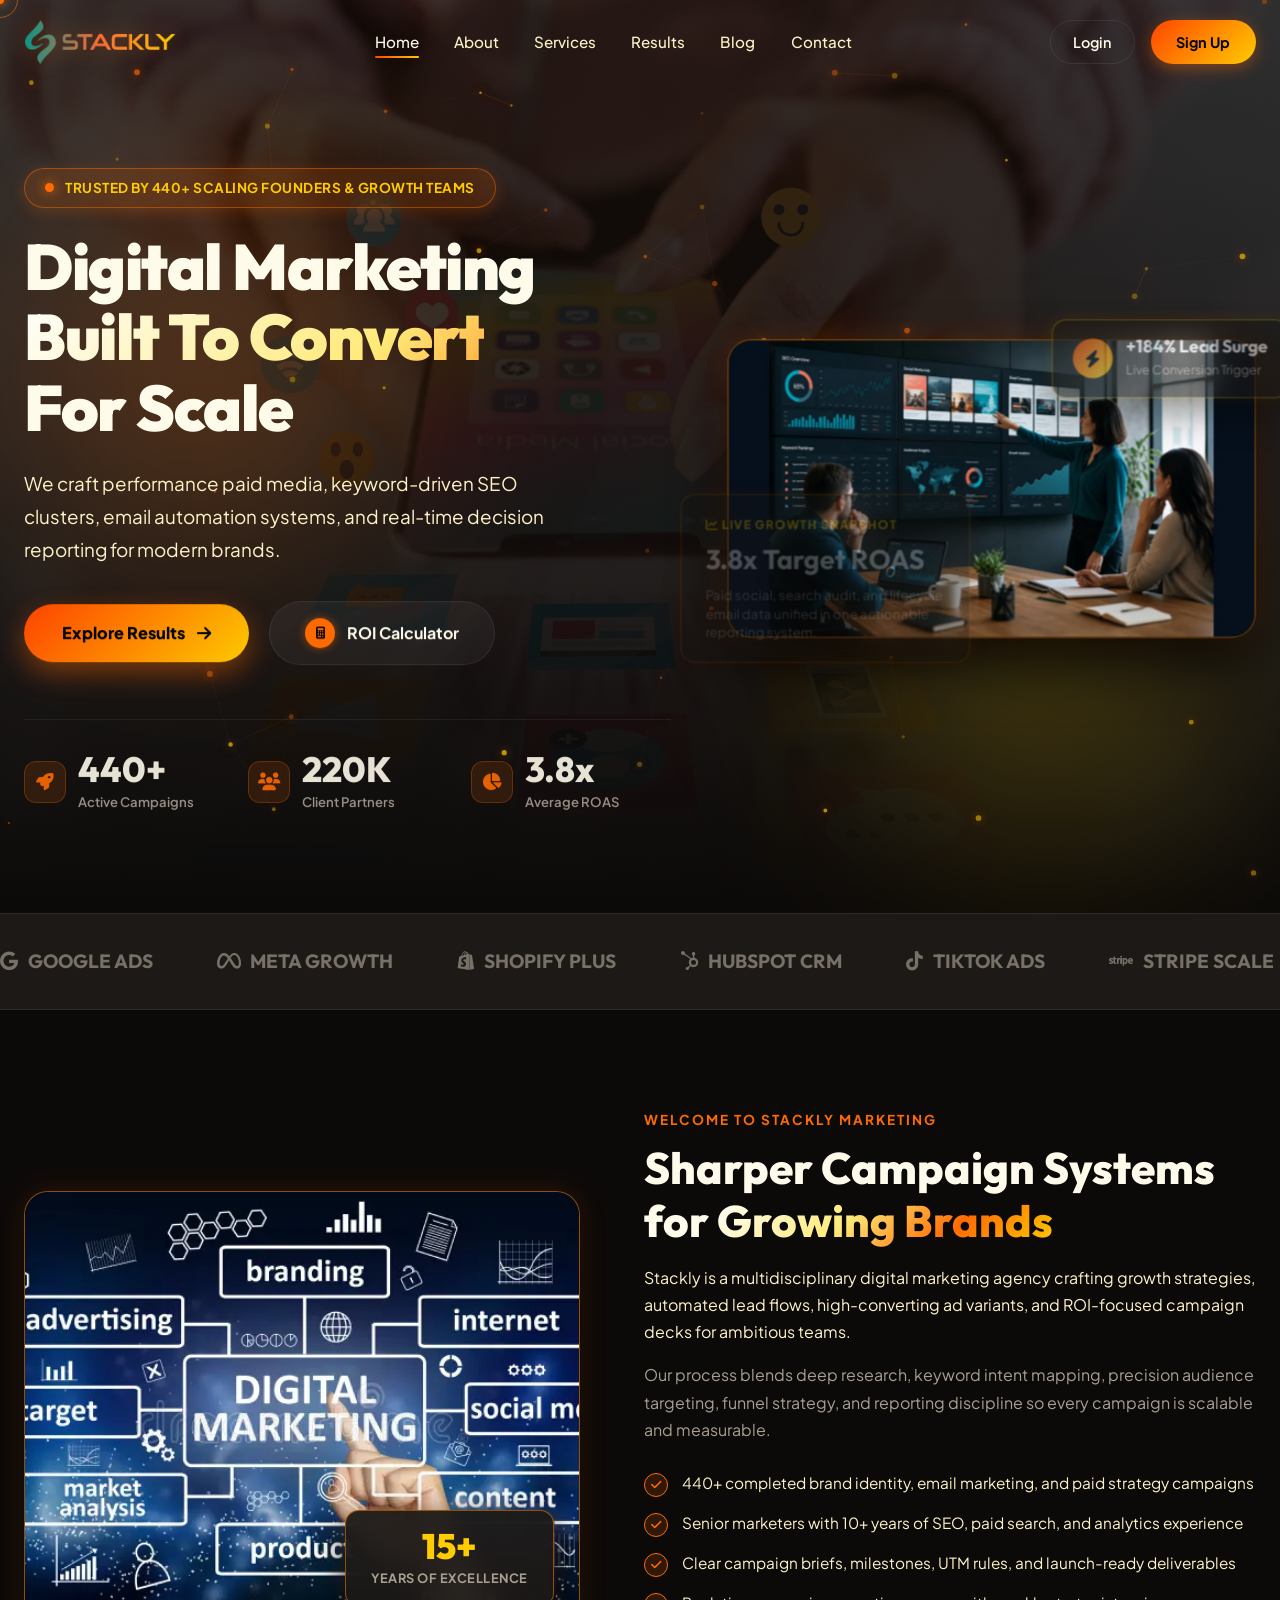
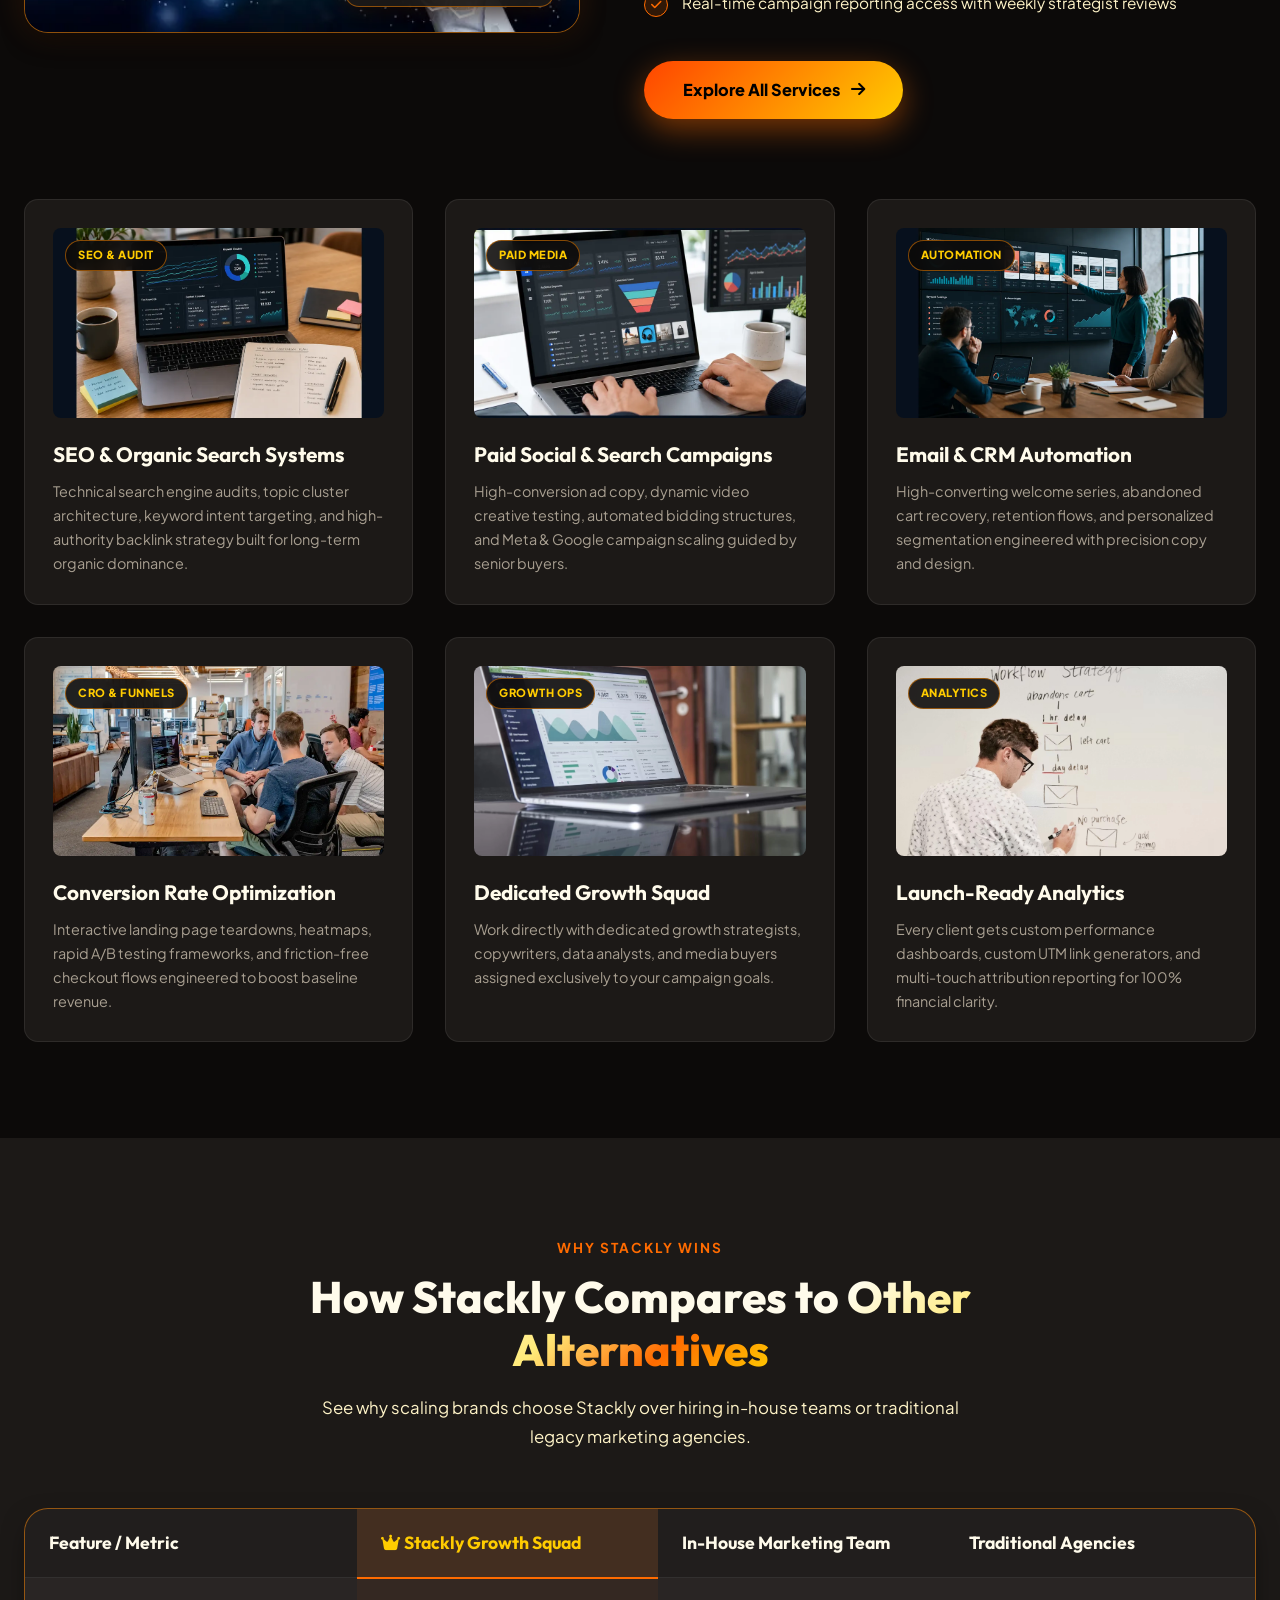
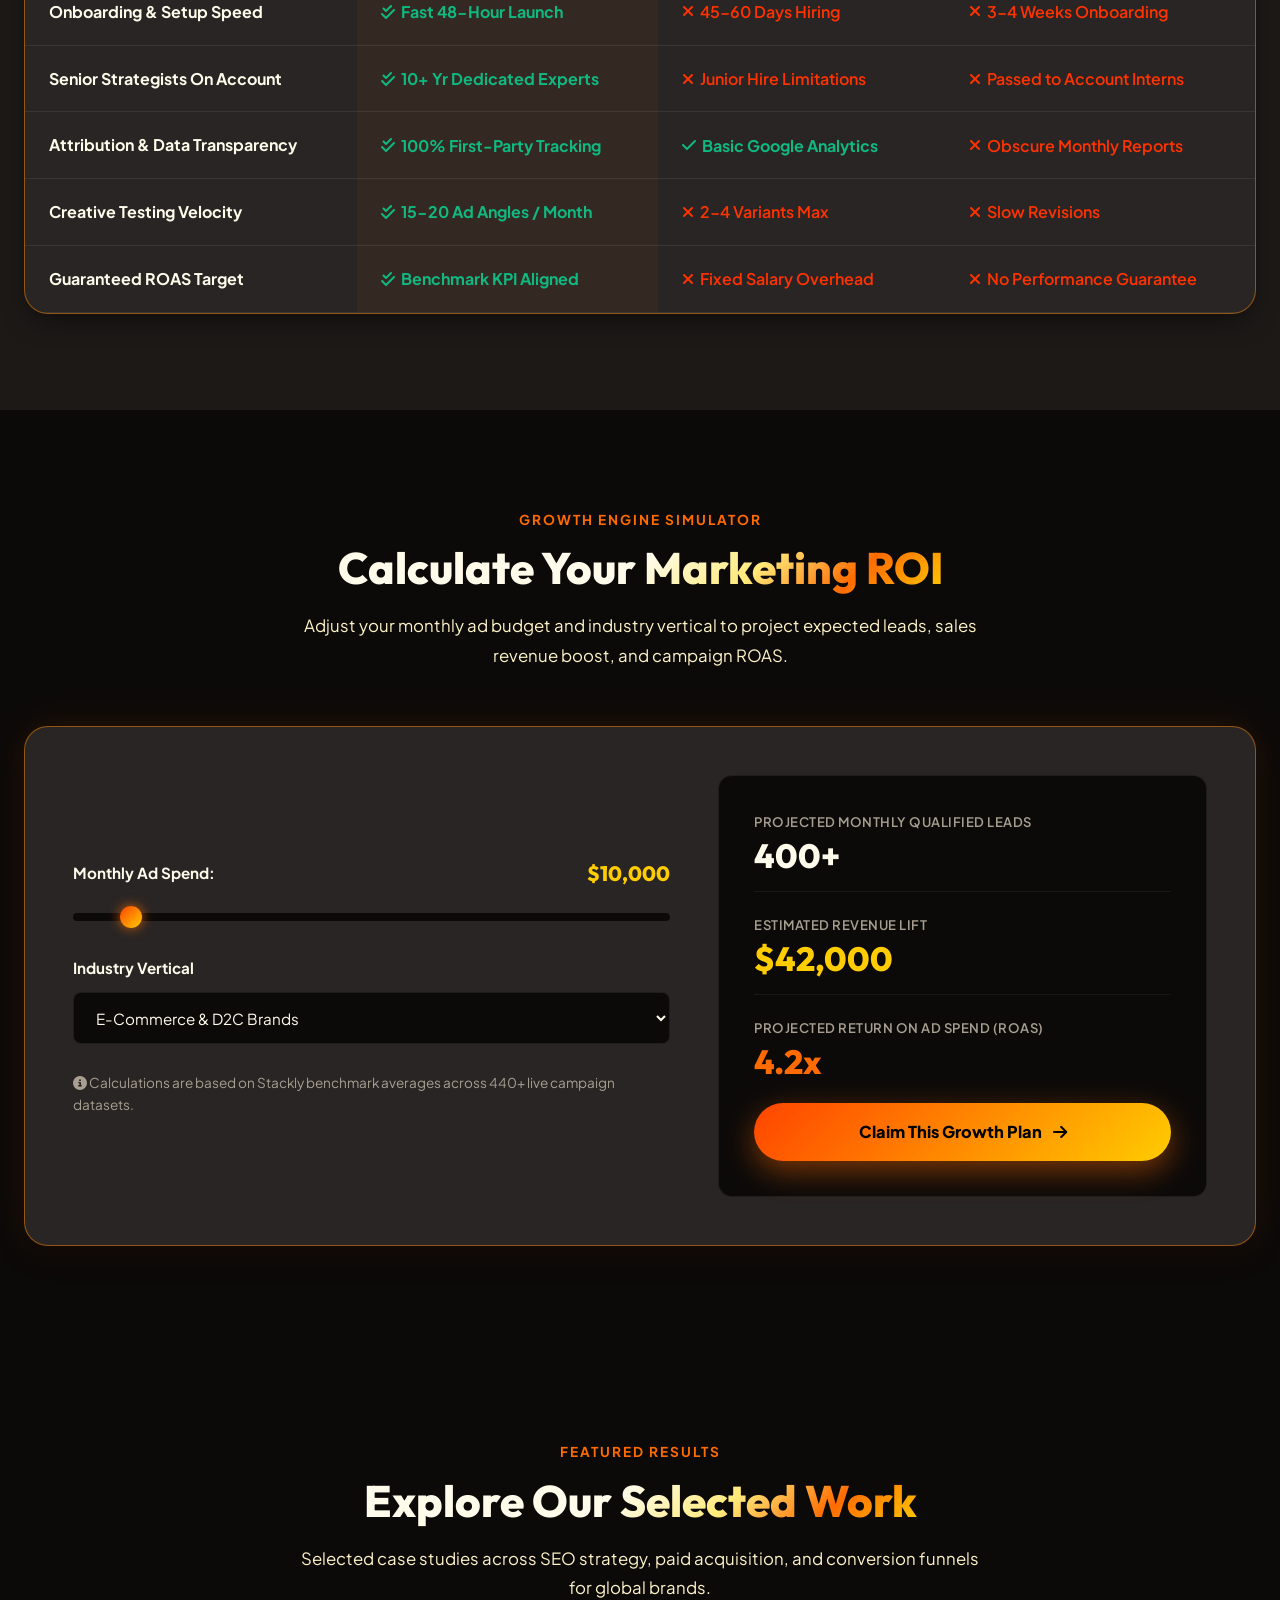
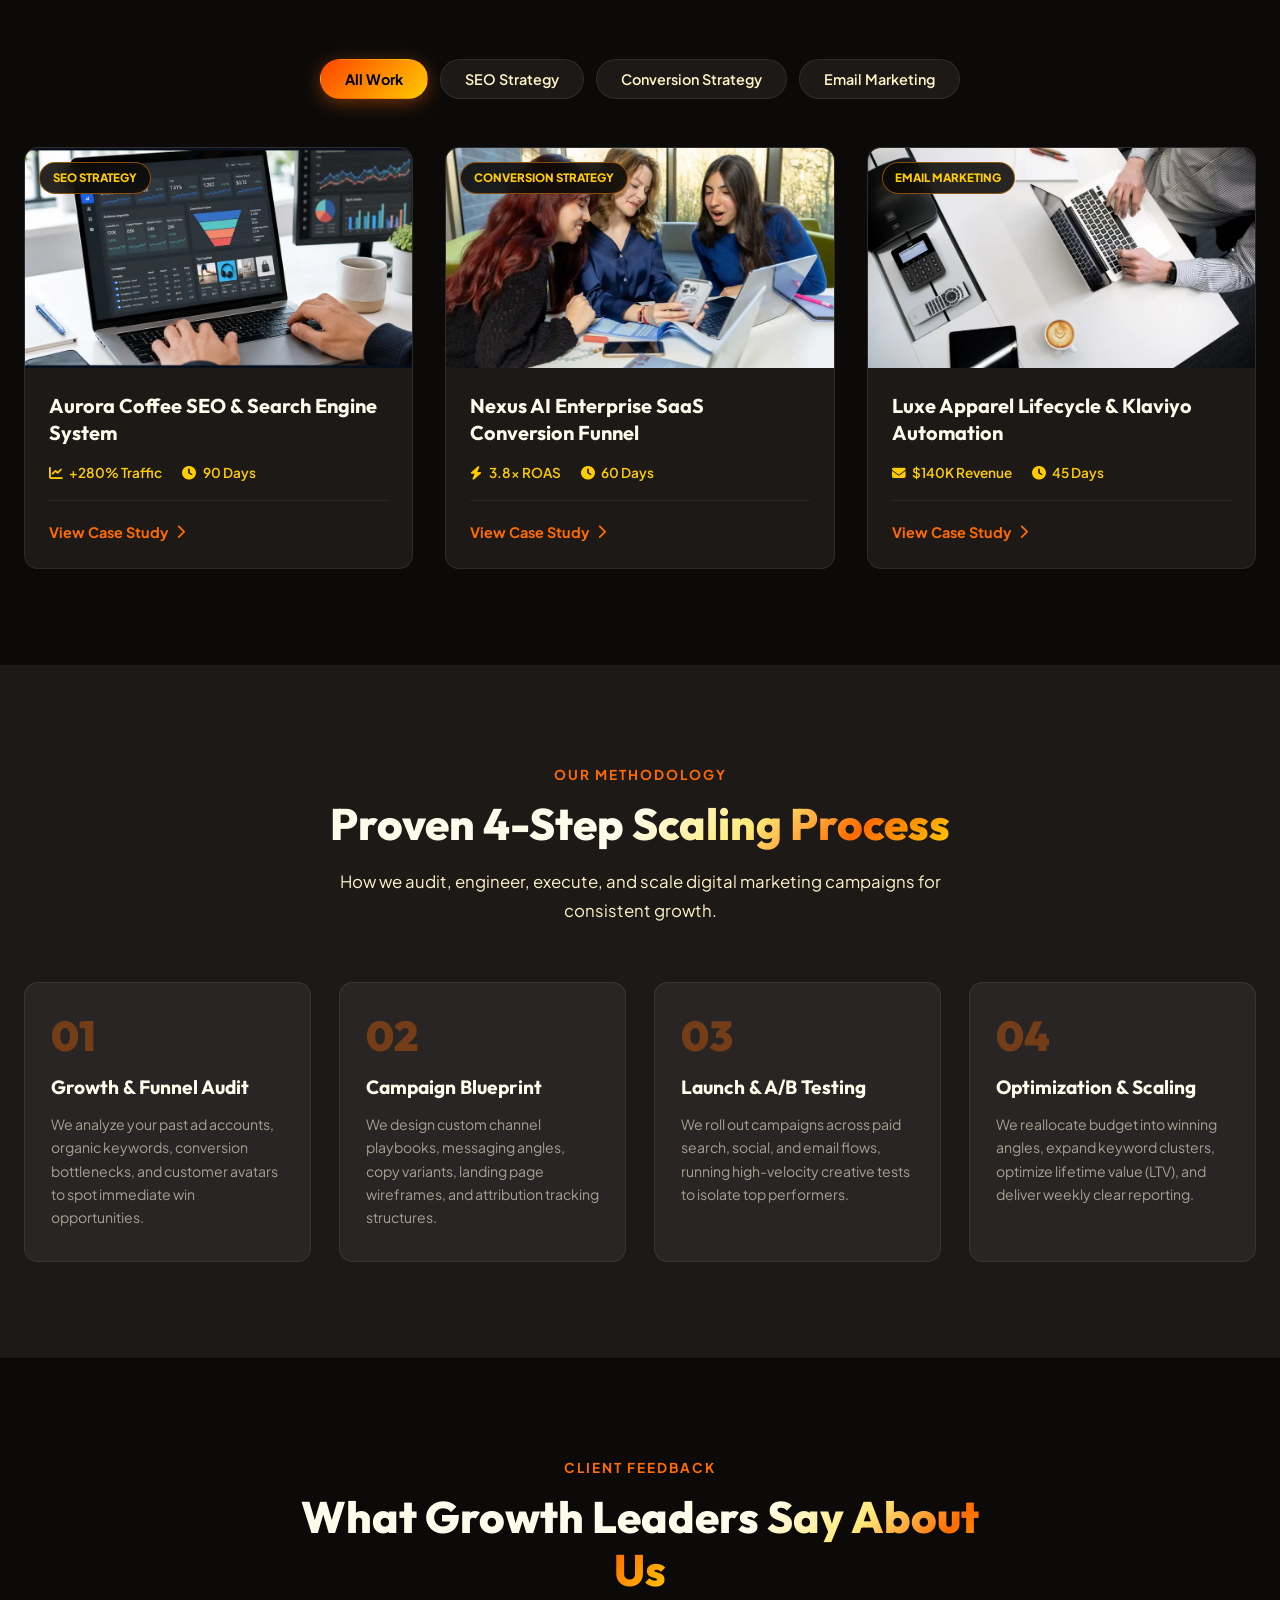
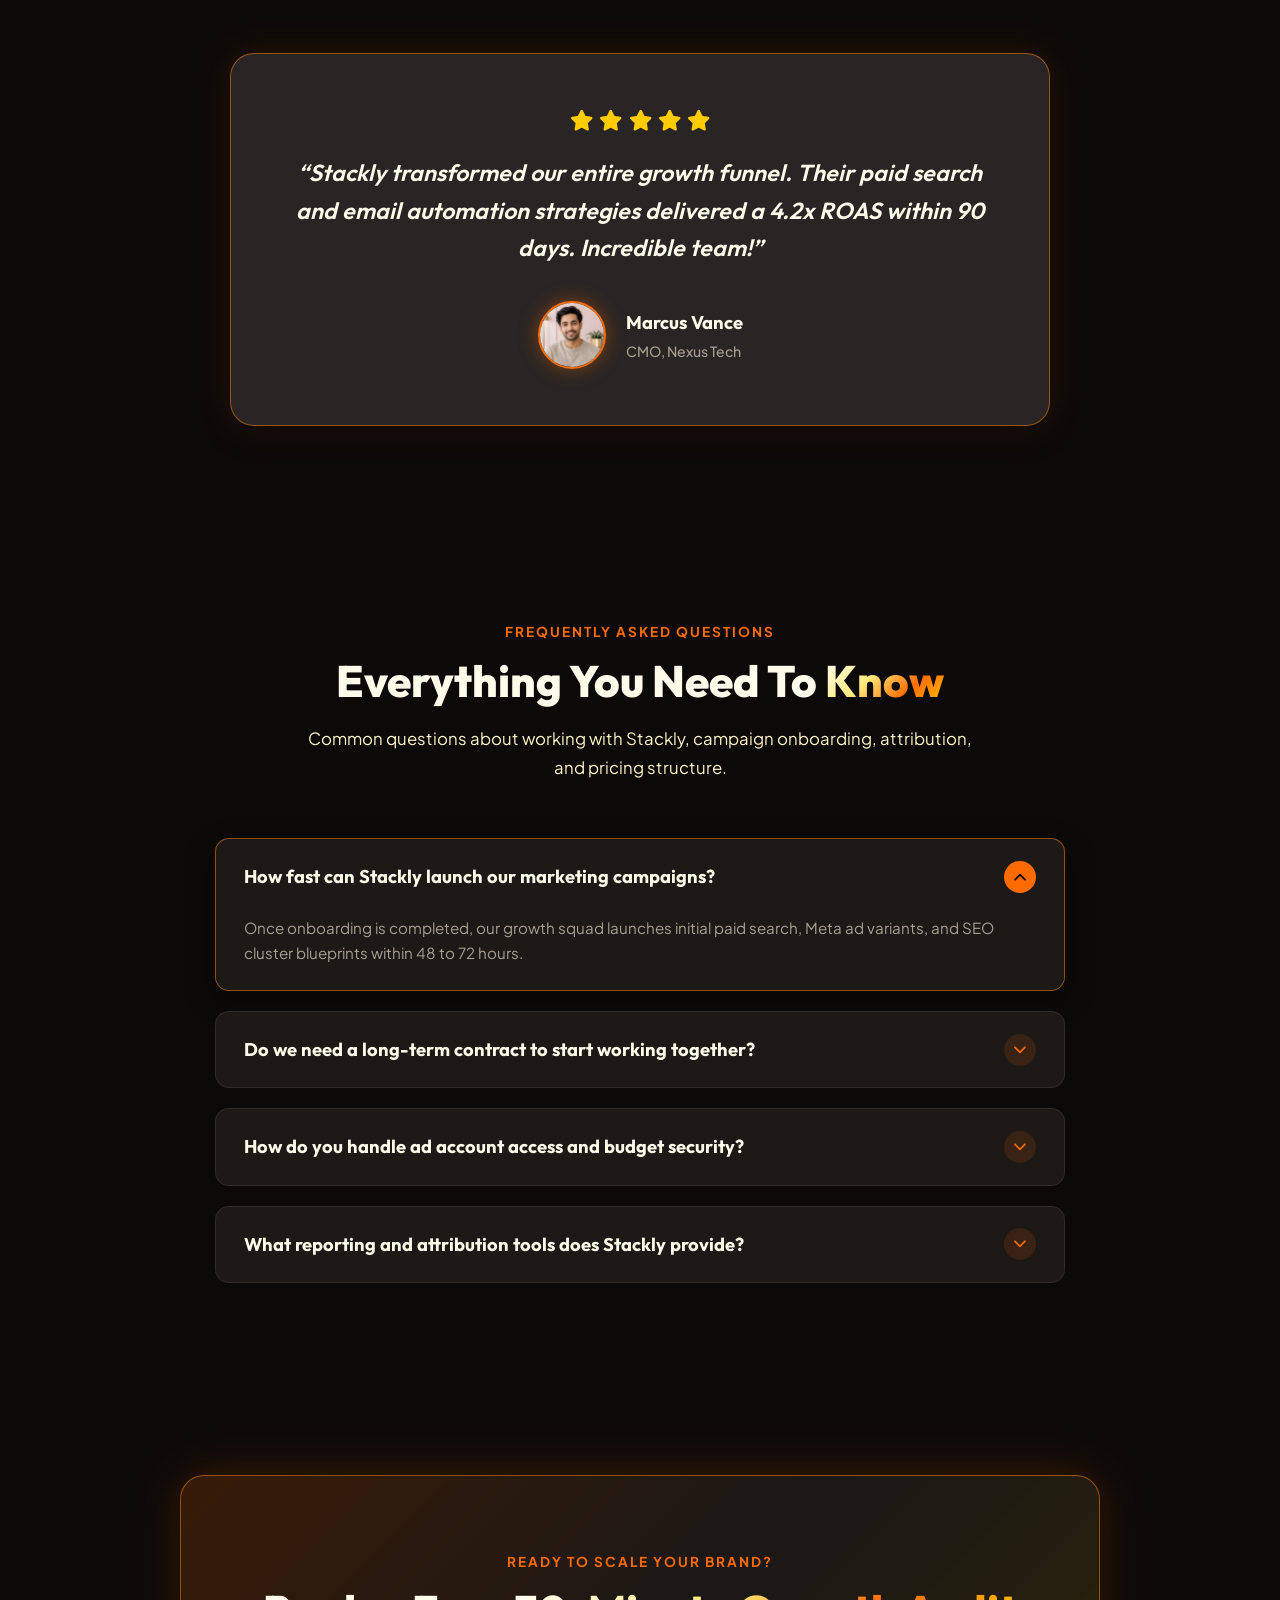
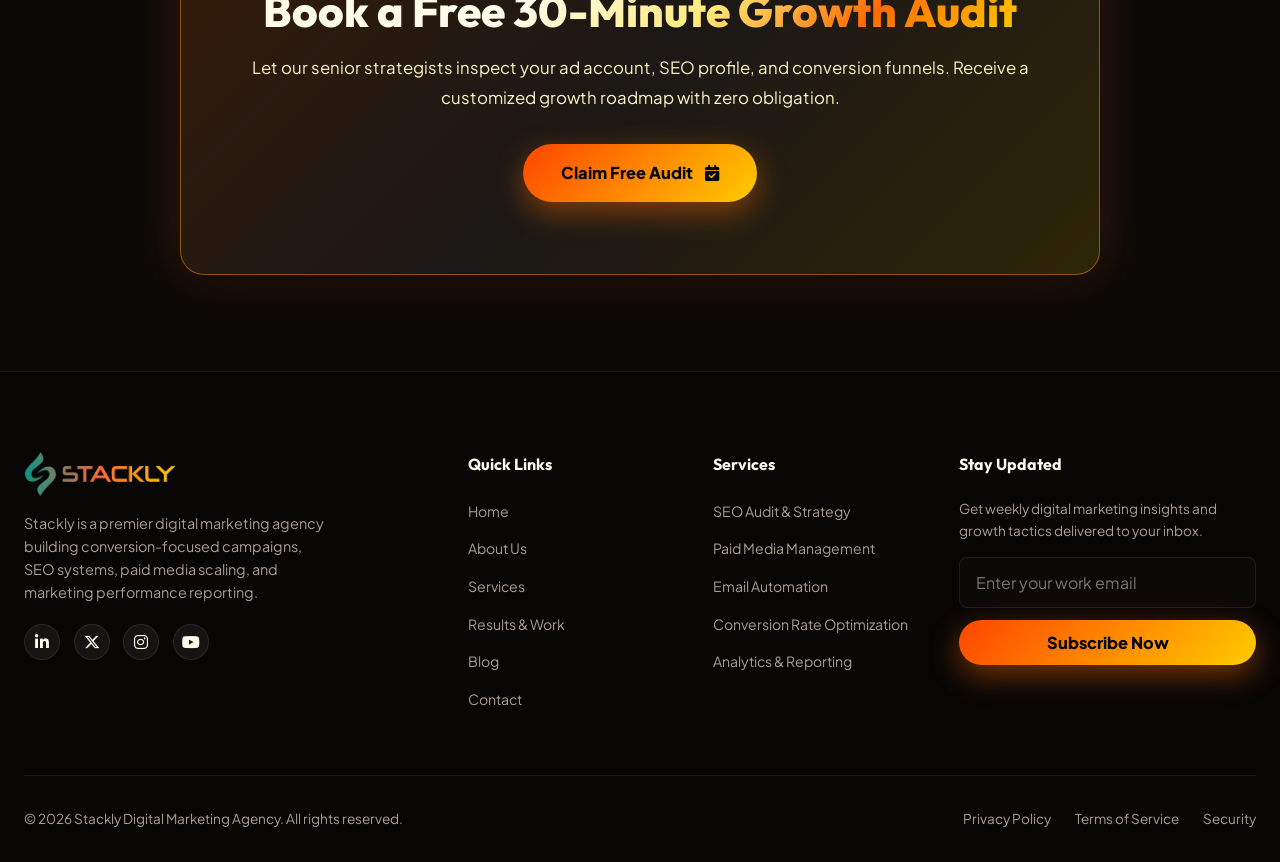
<file: index.html>
<!DOCTYPE html>
<html lang="en">
<head>
  <meta charset="UTF-8">
  <meta name="viewport" content="width=device-width, initial-scale=1.0">
  <title>Stackly - Modern Digital Marketing Agency</title>
  <meta name="description" content="High-performance digital marketing agency specializing in SEO systems, paid media, email automation, and conversion strategy for growing brands.">
  
  <!-- GOOGLE FONTS -->
  <link rel="preconnect" href="https://fonts.googleapis.com">
  <link rel="preconnect" href="https://fonts.gstatic.com" crossorigin>
  <link href="https://fonts.googleapis.com/css2?family=Outfit:wght@400;500;600;700;800;900&family=Plus+Jakarta+Sans:wght@300;400;500;600;700;800&display=swap" rel="stylesheet">
  
  <!-- FONT AWESOME CDN -->
  <link rel="stylesheet" href="https://cdnjs.cloudflare.com/ajax/libs/font-awesome/6.5.1/css/all.min.css">
  
  <!-- GSAP ANIMATION CDN -->
  <script src="https://cdnjs.cloudflare.com/ajax/libs/gsap/3.12.5/gsap.min.js"></script>

  <!-- CUSTOM STYLESHEET -->
  <link rel="stylesheet" href="styles.css">
</head>
<body>

  <!-- TOP READING PROGRESS BAR -->
  <div id="scroll-progress"></div>

  <!-- INTERACTIVE CURSOR -->
  <div id="cur-dot"></div>
  <div id="cur-ring"></div>

  <!-- PRELOADER -->
  <div id="loader">
    <div class="loader-logo-wrap">
      <img src="logo_gold.webp" alt="Stackly Logo" class="loader-logo-img">
    </div>
    <div class="ld-bar-bg">
      <div class="ld-bar"></div>
    </div>
    <div class="ld-words">Loading Growth Signals...</div>
  </div>

  <!-- SCROLL TO TOP -->
  <div id="scrolltop" aria-label="Scroll to top"><i class="fa-solid fa-arrow-up"></i></div>

  <!-- NAVBAR (Swapped: About in place of Results, Results in place of About) -->
  <nav id="navbar">
    <div class="container nav-inner">
      <a href="index.html" class="nav-logo">
        <img src="logo_gold.webp" alt="Stackly Logo" class="nav-logo-img">
      </a>
      <ul class="nav-menu">
        <li><a href="index.html" class="active">Home</a></li>
        <li><a href="about.html">About</a></li>
        <li><a href="services.html">Services</a></li>
        <li><a href="portfolio.html">Results</a></li>
        <li><a href="blog.html">Blog</a></li>
        <li><a href="contact.html">Contact</a></li>
      </ul>
      <div class="nav-actions">
        <a href="login.html" class="btn-login">Login</a>
        <a href="signup.html" class="btn-register">Sign Up</a>
      </div>
      <div class="hamburger" id="ham">
        <span></span><span></span><span></span>
      </div>
    </div>
  </nav>

  <!-- MOBILE NAVIGATION DRAWER -->
  <div id="mob-menu">
    <span class="mob-close" id="mob-close">&times;</span>
    <div class="mob-menu-logo">
      <img src="logo_gold.webp" alt="Stackly Logo">
    </div>
    <div class="mob-menu-links">
      <a href="index.html" class="active">Home</a>
      <a href="about.html">About</a>
      <a href="services.html">Services</a>
      <a href="portfolio.html">Results</a>
      <a href="blog.html">Blog</a>
      <a href="contact.html">Contact</a>
    </div>
    <div class="mob-menu-actions">
      <a href="login.html" class="mob-menu-btn secondary">Login</a>
      <a href="signup.html" class="mob-menu-btn">Get Started</a>
    </div>
  </div>

  <!-- ENHANCED ANIMATED HERO SECTION -->
  <section id="hero">
    <!-- KINETIC PARTICLE CANVAS -->
    <canvas id="hero-particles"></canvas>
    
    <!-- FLOATING ORBS -->
    <div class="hero-glow-1"></div>
    <div class="hero-glow-2"></div>
    
    <div class="container">
      <div class="hero-inner">
        <div class="hero-content">
          <div class="hero-badge" id="hero-badge">
            <span class="badge-pulse"></span>
            <span class="badge-text">Trusted By 440+ Scaling Founders & Growth Teams</span>
          </div>
          <h1 id="hero-title">Digital Marketing<br><span class="hl">Built To Convert</span><br>For Scale</h1>
          <p class="hero-sub" id="hero-sub">We craft performance paid media, keyword-driven SEO clusters, email automation systems, and real-time decision reporting for modern brands.</p>
          <div class="hero-btns">
            <a href="portfolio.html" class="hbtn-main">Explore Results <i class="fa-solid fa-arrow-right"></i></a>
            <a href="services.html" class="hbtn-ghost"><span class="play-wrap"><i class="fa-solid fa-calculator"></i></span> ROI Calculator</a>
          </div>
          
          <div class="hero-stats">
            <div class="hstat-item">
              <div class="hstat-icon"><i class="fa-solid fa-rocket"></i></div>
              <div>
                <div class="hstat-num">440<em>+</em></div>
                <div class="hstat-label">Active Campaigns</div>
              </div>
            </div>

            <div class="hstat-item">
              <div class="hstat-icon"><i class="fa-solid fa-users"></i></div>
              <div>
                <div class="hstat-num">220<em>K</em></div>
                <div class="hstat-label">Client Partners</div>
              </div>
            </div>

            <div class="hstat-item">
              <div class="hstat-icon"><i class="fa-solid fa-chart-pie"></i></div>
              <div>
                <div class="hstat-num">3.8<em>x</em></div>
                <div class="hstat-label">Average ROAS</div>
              </div>
            </div>
          </div>
        </div>

        <div class="hero-insights">
          <!-- TOP FLOATING BADGE -->
          <div class="hero-float-badge-top">
            <div class="float-badge-icon"><i class="fa-solid fa-bolt"></i></div>
            <div class="float-badge-text">
              <strong>+184% Lead Surge</strong>
              <span>Live Conversion Trigger</span>
            </div>
          </div>

          <!-- MAIN WORKSPACE HERO CARD -->
          <div class="hero-insights-img-wrap">
            <img src="downloaded_images/dm-hero.webp" alt="Digital Marketing Dashboard Workspace">
          </div>

          <!-- BOTTOM FLOATING CARD -->
          <div class="hero-insights-card">
            <span><i class="fa-solid fa-chart-line"></i> Live Growth Snapshot</span>
            <strong>3.8x Target ROAS</strong>
            <p>Paid social, search audit, and lifecycle email data unified in one actionable reporting system.</p>
          </div>
        </div>
      </div>
    </div>
  </section>

  <!-- TRUST MARQUEE -->
  <div class="trust-marquee">
    <div class="marquee-track">
      <div class="marquee-item"><i class="fa-brands fa-google"></i> GOOGLE ADS</div>
      <div class="marquee-item"><i class="fa-brands fa-meta"></i> META GROWTH</div>
      <div class="marquee-item"><i class="fa-brands fa-shopify"></i> SHOPIFY PLUS</div>
      <div class="marquee-item"><i class="fa-brands fa-hubspot"></i> HUBSPOT CRM</div>
      <div class="marquee-item"><i class="fa-brands fa-tiktok"></i> TIKTOK ADS</div>
      <div class="marquee-item"><i class="fa-brands fa-stripe"></i> STRIPE SCALE</div>
      <div class="marquee-item"><i class="fa-brands fa-google"></i> GOOGLE ADS</div>
      <div class="marquee-item"><i class="fa-brands fa-meta"></i> META GROWTH</div>
      <div class="marquee-item"><i class="fa-brands fa-shopify"></i> SHOPIFY PLUS</div>
      <div class="marquee-item"><i class="fa-brands fa-hubspot"></i> HUBSPOT CRM</div>
    </div>
  </div>

  <!-- FEATURES / WELCOME -->
  <section id="features">
    <div class="container">
      <div class="features-intro">
        <div class="fi-img-wrap">
          <img src="downloaded_images/img2.webp" alt="Stackly Marketing Strategy Session">
          <div class="fi-badge">
            <div class="num">15+</div>
            <div class="lbl">Years of Excellence</div>
          </div>
        </div>
        <div>
          <div class="sec-eyebrow">Welcome to Stackly Marketing</div>
          <h2 class="sec-title">Sharper Campaign Systems<br>for <span>Growing Brands</span></h2>
          <p style="color:var(--text-secondary); margin-bottom:1rem; line-height:1.7;">Stackly is a multidisciplinary digital marketing agency crafting growth strategies, automated lead flows, high-converting ad variants, and ROI-focused campaign decks for ambitious teams.</p>
          <p style="color:var(--text-muted); line-height:1.7;">Our process blends deep research, keyword intent mapping, precision audience targeting, funnel strategy, and reporting discipline so every campaign is scalable and measurable.</p>
          <ul class="fi-list">
            <li><span class="fi-check"><i class="fa-solid fa-check"></i></span>440+ completed brand identity, email marketing, and paid strategy campaigns</li>
            <li><span class="fi-check"><i class="fa-solid fa-check"></i></span>Senior marketers with 10+ years of SEO, paid search, and analytics experience</li>
            <li><span class="fi-check"><i class="fa-solid fa-check"></i></span>Clear campaign briefs, milestones, UTM rules, and launch-ready deliverables</li>
            <li><span class="fi-check"><i class="fa-solid fa-check"></i></span>Real-time campaign reporting access with weekly strategist reviews</li>
          </ul>
          <a href="services.html" class="hbtn-main" style="margin-top:1rem;">Explore All Services <i class="fa-solid fa-arrow-right"></i></a>

        </div>
      </div>

      <!-- 6 FEATURE CARDS WITH IMAGES & 3D TILT -->
      <div class="features-grid">
        <div class="feat-card">
          <div class="feat-img">
            <img src="downloaded_images/dm-seo.webp" alt="SEO & Campaign Systems">
            <div class="feat-badge">SEO & AUDIT</div>
          </div>
          <h3>SEO & Organic Search Systems</h3>
          <p>Technical search engine audits, topic cluster architecture, keyword intent targeting, and high-authority backlink strategy built for long-term organic dominance.</p>
        </div>

        <div class="feat-card">
          <div class="feat-img">
            <img src="downloaded_images/dm-ads.webp" alt="Paid Social & Search Ads">
            <div class="feat-badge">PAID MEDIA</div>
          </div>
          <h3>Paid Social & Search Campaigns</h3>
          <p>High-conversion ad copy, dynamic video creative testing, automated bidding structures, and Meta & Google campaign scaling guided by senior buyers.</p>
        </div>

        <div class="feat-card">
          <div class="feat-img">
            <img src="downloaded_images/dm-hero.webp" alt="Email & Automation Strategy">
            <div class="feat-badge">AUTOMATION</div>
          </div>
          <h3>Email & CRM Automation</h3>
          <p>High-converting welcome series, abandoned cart recovery, retention flows, and personalized segmentation engineered with precision copy and design.</p>
        </div>

        <div class="feat-card">
          <div class="feat-img">
            <img src="downloaded_images/scale.webp" alt="Conversion Rate Optimization">
            <div class="feat-badge">CRO & FUNNELS</div>
          </div>
          <h3>Conversion Rate Optimization</h3>
          <p>Interactive landing page teardowns, heatmaps, rapid A/B testing frameworks, and friction-free checkout flows engineered to boost baseline revenue.</p>
        </div>

        <div class="feat-card">
          <div class="feat-img">
            <img src="downloaded_images/seo.webp" alt="Senior Growth Team">
            <div class="feat-badge">GROWTH OPS</div>
          </div>
          <h3>Dedicated Growth Squad</h3>
          <p>Work directly with dedicated growth strategists, copywriters, data analysts, and media buyers assigned exclusively to your campaign goals.</p>
        </div>

        <div class="feat-card">
          <div class="feat-img">
            <img src="downloaded_images/marketing.webp" alt="Analytics & Performance Reporting">
            <div class="feat-badge">ANALYTICS</div>
          </div>
          <h3>Launch-Ready Analytics</h3>
          <p>Every client gets custom performance dashboards, custom UTM link generators, and multi-touch attribution reporting for 100% financial clarity.</p>
        </div>
      </div>
    </div>
  </section>

  <!-- NEW SECTION 1: GROWTH COMPARISON MATRIX -->
  <section id="comparison" style="background:var(--bg-surface); border-y:1px solid var(--border-light);">
    <div class="container">
      <div class="sec-head">
        <div class="sec-eyebrow">Why Stackly Wins</div>
        <h2 class="sec-title">How Stackly Compares to <span>Other Alternatives</span></h2>
        <p class="sec-desc">See why scaling brands choose Stackly over hiring in-house teams or traditional legacy marketing agencies.</p>
      </div>

      <div class="comp-table-wrap">
        <table class="comp-table">
          <thead>
            <tr>
              <th>Feature / Metric</th>
              <th class="highlight-col"><i class="fa-solid fa-crown"></i> Stackly Growth Squad</th>
              <th>In-House Marketing Team</th>
              <th>Traditional Agencies</th>
            </tr>
          </thead>
          <tbody>
            <tr>
              <td><strong>Onboarding & Setup Speed</strong></td>
              <td class="highlight-col"><span class="chk-yes"><i class="fa-solid fa-check-double"></i> Fast 48-Hour Launch</span></td>
              <td><span class="chk-no"><i class="fa-solid fa-xmark"></i> 45-60 Days Hiring</span></td>
              <td><span class="chk-no"><i class="fa-solid fa-xmark"></i> 3-4 Weeks Onboarding</span></td>
            </tr>
            <tr>
              <td><strong>Senior Strategists On Account</strong></td>
              <td class="highlight-col"><span class="chk-yes"><i class="fa-solid fa-check-double"></i> 10+ Yr Dedicated Experts</span></td>
              <td><span class="chk-no"><i class="fa-solid fa-xmark"></i> Junior Hire Limitations</span></td>
              <td><span class="chk-no"><i class="fa-solid fa-xmark"></i> Passed to Account Interns</span></td>
            </tr>
            <tr>
              <td><strong>Attribution & Data Transparency</strong></td>
              <td class="highlight-col"><span class="chk-yes"><i class="fa-solid fa-check-double"></i> 100% First-Party Tracking</span></td>
              <td><span class="chk-yes"><i class="fa-solid fa-check"></i> Basic Google Analytics</span></td>
              <td><span class="chk-no"><i class="fa-solid fa-xmark"></i> Obscure Monthly Reports</span></td>
            </tr>
            <tr>
              <td><strong>Creative Testing Velocity</strong></td>
              <td class="highlight-col"><span class="chk-yes"><i class="fa-solid fa-check-double"></i> 15-20 Ad Angles / Month</span></td>
              <td><span class="chk-no"><i class="fa-solid fa-xmark"></i> 2-4 Variants Max</span></td>
              <td><span class="chk-no"><i class="fa-solid fa-xmark"></i> Slow Revisions</span></td>
            </tr>
            <tr>
              <td><strong>Guaranteed ROAS Target</strong></td>
              <td class="highlight-col"><span class="chk-yes"><i class="fa-solid fa-check-double"></i> Benchmark KPI Aligned</span></td>
              <td><span class="chk-no"><i class="fa-solid fa-xmark"></i> Fixed Salary Overhead</span></td>
              <td><span class="chk-no"><i class="fa-solid fa-xmark"></i> No Performance Guarantee</span></td>
            </tr>
          </tbody>
        </table>
      </div>
    </div>
  </section>

  <!-- INTERACTIVE ROI CALCULATOR SECTION -->
  <section id="calculator">
    <div class="container">
      <div class="sec-head">
        <div class="sec-eyebrow">Growth Engine Simulator</div>
        <h2 class="sec-title">Calculate Your <span>Marketing ROI</span></h2>
        <p class="sec-desc">Adjust your monthly ad budget and industry vertical to project expected leads, sales revenue boost, and campaign ROAS.</p>
      </div>

      <div class="calc-box">
        <div class="calc-controls">
          <div class="calc-group">
            <label>Monthly Ad Spend: <span id="calc-budget-val">$10,000</span></label>
            <input type="range" id="calc-budget" class="calc-slider" min="2000" max="100000" step="1000" value="10000">
          </div>
          <div class="calc-group">
            <label>Industry Vertical</label>
            <select id="calc-industry" class="calc-select">
              <option value="ecommerce">E-Commerce & D2C Brands</option>
              <option value="b2b">B2B SaaS & Enterprise Technology</option>
              <option value="saas">Local & Professional Services</option>
              <option value="healthcare">Health & Wellness</option>
            </select>
          </div>
          <p style="font-size:0.85rem; color:var(--text-muted);"><i class="fa-solid fa-circle-info"></i> Calculations are based on Stackly benchmark averages across 440+ live campaign datasets.</p>
        </div>

        <div class="calc-results">
          <div class="calc-res-item">
            <span>Projected Monthly Qualified Leads</span>
            <strong id="res-leads">222+</strong>
          </div>
          <div class="calc-res-item highlight">
            <span>Estimated Revenue Lift</span>
            <strong id="res-revenue">$42,000</strong>
          </div>
          <div class="calc-res-item">
            <span>Projected Return On Ad Spend (ROAS)</span>
            <strong id="res-roas" style="color:var(--accent-cyan);">4.2x</strong>
          </div>
          <a href="signup.html" class="hbtn-main" style="justify-content:center;">Claim This Growth Plan <i class="fa-solid fa-arrow-right"></i></a>

        </div>
      </div>
    </div>
  </section>

  <!-- SELECTED WORK / PORTFOLIO WITH FILTER -->
  <section id="campaigns">
    <div class="container">
      <div class="sec-head">
        <div class="sec-eyebrow">Featured Results</div>
        <h2 class="sec-title">Explore Our <span>Selected Work</span></h2>
        <p class="sec-desc">Selected case studies across SEO strategy, paid acquisition, and conversion funnels for global brands.</p>
      </div>

      <div class="campaigns-tabs">
        <button class="ctab active" data-filter="All">All Work</button>
        <button class="ctab" data-filter="SEO Strategy">SEO Strategy</button>
        <button class="ctab" data-filter="Conversion Strategy">Conversion Strategy</button>
        <button class="ctab" data-filter="Email Marketing">Email Marketing</button>
      </div>

      <div class="campaigns-grid">
        <div class="campaign-card" data-category="SEO Strategy">
          <div class="cc-img">
            <img src="downloaded_images/dm-ads.webp" alt="Aurora Coffee SEO Strategy">
            <span class="cc-label">SEO Strategy</span>
          </div>
          <div class="cc-body">
            <div class="cc-title">Aurora Coffee SEO & Search Engine System</div>
            <div class="cc-meta">
              <span><i class="fa-solid fa-chart-line"></i> +280% Traffic</span>
              <span><i class="fa-solid fa-clock"></i> 90 Days</span>
            </div>
            <div class="cc-btn" onclick="window.location.href='portfolio.html';">View Case Study <i class="fa-solid fa-chevron-right"></i></div>
          </div>
        </div>

        <div class="campaign-card" data-category="Conversion Strategy">
          <div class="cc-img">
            <img src="downloaded_images/DM1.webp" alt="Nexus SaaS Funnel">
            <span class="cc-label">Conversion Strategy</span>
          </div>
          <div class="cc-body">
            <div class="cc-title">Nexus AI Enterprise SaaS Conversion Funnel</div>
            <div class="cc-meta">
              <span><i class="fa-solid fa-bolt"></i> 3.8x ROAS</span>
              <span><i class="fa-solid fa-clock"></i> 60 Days</span>
            </div>
            <div class="cc-btn" onclick="window.location.href='portfolio.html';">View Case Study <i class="fa-solid fa-chevron-right"></i></div>
          </div>
        </div>

        <div class="campaign-card" data-category="Email Marketing">
          <div class="cc-img">
            <img src="downloaded_images/creative_system.webp" alt="Luxe Apparel Retention">
            <span class="cc-label">Email Marketing</span>
          </div>
          <div class="cc-body">
            <div class="cc-title">Luxe Apparel Lifecycle & Klaviyo Automation</div>
            <div class="cc-meta">
              <span><i class="fa-solid fa-envelope"></i> $140K Revenue</span>
              <span><i class="fa-solid fa-clock"></i> 45 Days</span>
            </div>
            <div class="cc-btn" onclick="window.location.href='portfolio.html';">View Case Study <i class="fa-solid fa-chevron-right"></i></div>

          </div>
        </div>
      </div>
    </div>
  </section>

  <!-- AGENCY WORKFLOW PROCESS -->
  <section id="process" style="background:var(--bg-surface); border-y:1px solid var(--border-light);">
    <div class="container">
      <div class="sec-head">
        <div class="sec-eyebrow">Our Methodology</div>
        <h2 class="sec-title">Proven 4-Step <span>Scaling Process</span></h2>
        <p class="sec-desc">How we audit, engineer, execute, and scale digital marketing campaigns for consistent growth.</p>
      </div>

      <div class="process-grid">
        <div class="process-card">
          <div class="step-num">01</div>
          <h4>Growth & Funnel Audit</h4>
          <p>We analyze your past ad accounts, organic keywords, conversion bottlenecks, and customer avatars to spot immediate win opportunities.</p>
        </div>

        <div class="process-card">
          <div class="step-num">02</div>
          <h4>Campaign Blueprint</h4>
          <p>We design custom channel playbooks, messaging angles, copy variants, landing page wireframes, and attribution tracking structures.</p>
        </div>

        <div class="process-card">
          <div class="step-num">03</div>
          <h4>Launch & A/B Testing</h4>
          <p>We roll out campaigns across paid search, social, and email flows, running high-velocity creative tests to isolate top performers.</p>
        </div>

        <div class="process-card">
          <div class="step-num">04</div>
          <h4>Optimization & Scaling</h4>
          <p>We reallocate budget into winning angles, expand keyword clusters, optimize lifetime value (LTV), and deliver weekly clear reporting.</p>
        </div>
      </div>
    </div>
  </section>

  <!-- TESTIMONIALS SLIDER -->
  <section id="testimonials">
    <div class="container">
      <div class="sec-head">
        <div class="sec-eyebrow">Client Feedback</div>
        <h2 class="sec-title">What Growth Leaders <span>Say About Us</span></h2>
      </div>

      <div class="testimonial-card">
        <div class="testi-stars">
          <i class="fa-solid fa-star"></i>
          <i class="fa-solid fa-star"></i>
          <i class="fa-solid fa-star"></i>
          <i class="fa-solid fa-star"></i>
          <i class="fa-solid fa-star"></i>
        </div>
        <p class="testi-quote">“Stackly transformed our entire growth funnel. Their paid search and email automation strategies delivered a 4.2x ROAS within 90 days. Incredible team!”</p>
        <div class="testi-author">
          <img src="downloaded_images/therapist-arvind.webp" alt="Marcus Vance Avatar" class="testi-avatar">
          <div class="testi-info">
            <h5>Marcus Vance</h5>
            <p>CMO, Nexus Tech</p>
          </div>
        </div>
      </div>
    </div>
  </section>

  <!-- NEW SECTION 2: INTERACTIVE FAQ ACCORDION -->
  <section id="faq">
    <div class="container">
      <div class="sec-head">
        <div class="sec-eyebrow">Frequently Asked Questions</div>
        <h2 class="sec-title">Everything You Need To <span>Know</span></h2>
        <p class="sec-desc">Common questions about working with Stackly, campaign onboarding, attribution, and pricing structure.</p>
      </div>

      <div class="faq-grid">
        <div class="faq-item active">
          <div class="faq-header">
            <span>How fast can Stackly launch our marketing campaigns?</span>
            <div class="faq-icon"><i class="fa-solid fa-chevron-down"></i></div>
          </div>
          <div class="faq-body">
            Once onboarding is completed, our growth squad launches initial paid search, Meta ad variants, and SEO cluster blueprints within 48 to 72 hours.
          </div>
        </div>

        <div class="faq-item">
          <div class="faq-header">
            <span>Do we need a long-term contract to start working together?</span>
            <div class="faq-icon"><i class="fa-solid fa-chevron-down"></i></div>
          </div>
          <div class="faq-body">
            No long-term lock-in required. We operate on flexible month-to-month growth agreements because we believe our performance should earn your business every month.
          </div>
        </div>

        <div class="faq-item">
          <div class="faq-header">
            <span>How do you handle ad account access and budget security?</span>
            <div class="faq-icon"><i class="fa-solid fa-chevron-down"></i></div>
          </div>
          <div class="faq-body">
            You retain 100% ownership of your Meta Business Manager, Google Ads account, and ad payment methods. We request admin access via enterprise partner channels.
          </div>
        </div>

        <div class="faq-item">
          <div class="faq-header">
            <span>What reporting and attribution tools does Stackly provide?</span>
            <div class="faq-icon"><i class="fa-solid fa-chevron-down"></i></div>
          </div>
          <div class="faq-body">
            Every client receives a real-time Looker Studio performance dashboard along with custom UTM link generators and weekly strategist review calls.
          </div>
        </div>
      </div>
    </div>
  </section>

  <!-- CONTACT CTA -->
  <section id="contact-cta">
    <div class="container">
      <div class="cta-box">
        <div class="sec-eyebrow">Ready To Scale Your Brand?</div>
        <h2 class="sec-title">Book a Free <span>30-Minute Growth Audit</span></h2>
        <p class="sec-desc" style="margin-bottom:2rem;">Let our senior strategists inspect your ad account, SEO profile, and conversion funnels. Receive a customized growth roadmap with zero obligation.</p>
        <a href="404.html" class="hbtn-main">Claim Free Audit <i class="fa-solid fa-calendar-check"></i></a>

      </div>
    </div>
  </section>

  <!-- FOOTER -->
  <footer>
    <div class="container">
      <div class="footer-grid">
        <div class="footer-brand">
          <a href="index.html">
            <img src="logo_gold.webp" alt="Stackly Logo" style="height:44px;">
          </a>
          <p>Stackly is a premier digital marketing agency building conversion-focused campaigns, SEO systems, paid media scaling, and marketing performance reporting.</p>
          <div class="footer-social" style="display:flex; gap:0.85rem; margin-top:1.25rem;">
            <a href="404.html" style="width:36px; height:36px; border-radius:50%; background:rgba(255,255,255,0.06); border:1px solid var(--border-light); color:var(--text-primary); display:flex; align-items:center; justify-content:center; transition:var(--transition-fast);" aria-label="LinkedIn"><i class="fa-brands fa-linkedin-in"></i></a>
            <a href="404.html" style="width:36px; height:36px; border-radius:50%; background:rgba(255,255,255,0.06); border:1px solid var(--border-light); color:var(--text-primary); display:flex; align-items:center; justify-content:center; transition:var(--transition-fast);" aria-label="X Twitter"><i class="fa-brands fa-x-twitter"></i></a>
            <a href="404.html" style="width:36px; height:36px; border-radius:50%; background:rgba(255,255,255,0.06); border:1px solid var(--border-light); color:var(--text-primary); display:flex; align-items:center; justify-content:center; transition:var(--transition-fast);" aria-label="Instagram"><i class="fa-brands fa-instagram"></i></a>
            <a href="404.html" style="width:36px; height:36px; border-radius:50%; background:rgba(255,255,255,0.06); border:1px solid var(--border-light); color:var(--text-primary); display:flex; align-items:center; justify-content:center; transition:var(--transition-fast);" aria-label="YouTube"><i class="fa-brands fa-youtube"></i></a>
          </div>
        </div>

        <div class="footer-col">
          <h5>Quick Links</h5>
          <ul>
            <li><a href="index.html">Home</a></li>
            <li><a href="about.html">About Us</a></li>
            <li><a href="services.html">Services</a></li>
            <li><a href="portfolio.html">Results & Work</a></li>
            <li><a href="blog.html">Blog</a></li>
            <li><a href="contact.html">Contact</a></li>
          </ul>
        </div>

        <div class="footer-col">
          <h5>Services</h5>
          <ul>
            <li><a href="404.html">SEO Audit & Strategy</a></li>
            <li><a href="404.html">Paid Media Management</a></li>
            <li><a href="404.html">Email Automation</a></li>
            <li><a href="404.html">Conversion Rate Optimization</a></li>
            <li><a href="404.html">Analytics & Reporting</a></li>
          </ul>
        </div>

        <div class="footer-col footer-newsletter">
          <h5>Stay Updated</h5>
          <p style="font-size:0.85rem; color:var(--text-muted); margin-bottom:1rem;">Get weekly digital marketing insights and growth tactics delivered to your inbox.</p>
          <form action="404.html">
            <input type="email" placeholder="Enter your work email" required style="width:100%; padding:0.85rem 1rem; background:var(--bg-primary); border:1px solid var(--border-light); border-radius:var(--radius-sm); color:#fff; margin-bottom:0.75rem;">
            <button type="submit" class="hbtn-main" style="width:100%; justify-content:center; padding:0.75rem 1.25rem;">Subscribe Now</button>
          </form>
        </div>
      </div>

      <div class="footer-bottom">
        <div>&copy; 2026 Stackly Digital Marketing Agency. All rights reserved.</div>
        <div style="display:flex; gap:1.5rem;">
          <a href="404.html">Privacy Policy</a>
          <a href="404.html">Terms of Service</a>
          <a href="404.html">Security</a>
        </div>
      </div>
    </div>
  </footer>

  <!-- CASE STUDY MODAL OVERLAY -->
  <div class="modal-overlay" id="modal-overlay">
    <div class="modal-content">
      <span class="modal-close" id="modal-close">&times;</span>
      <div id="modal-body"></div>
    </div>
  </div>

  <!-- JAVASCRIPT -->
  <script src="script.js"></script>
</body>
</html>
</file>
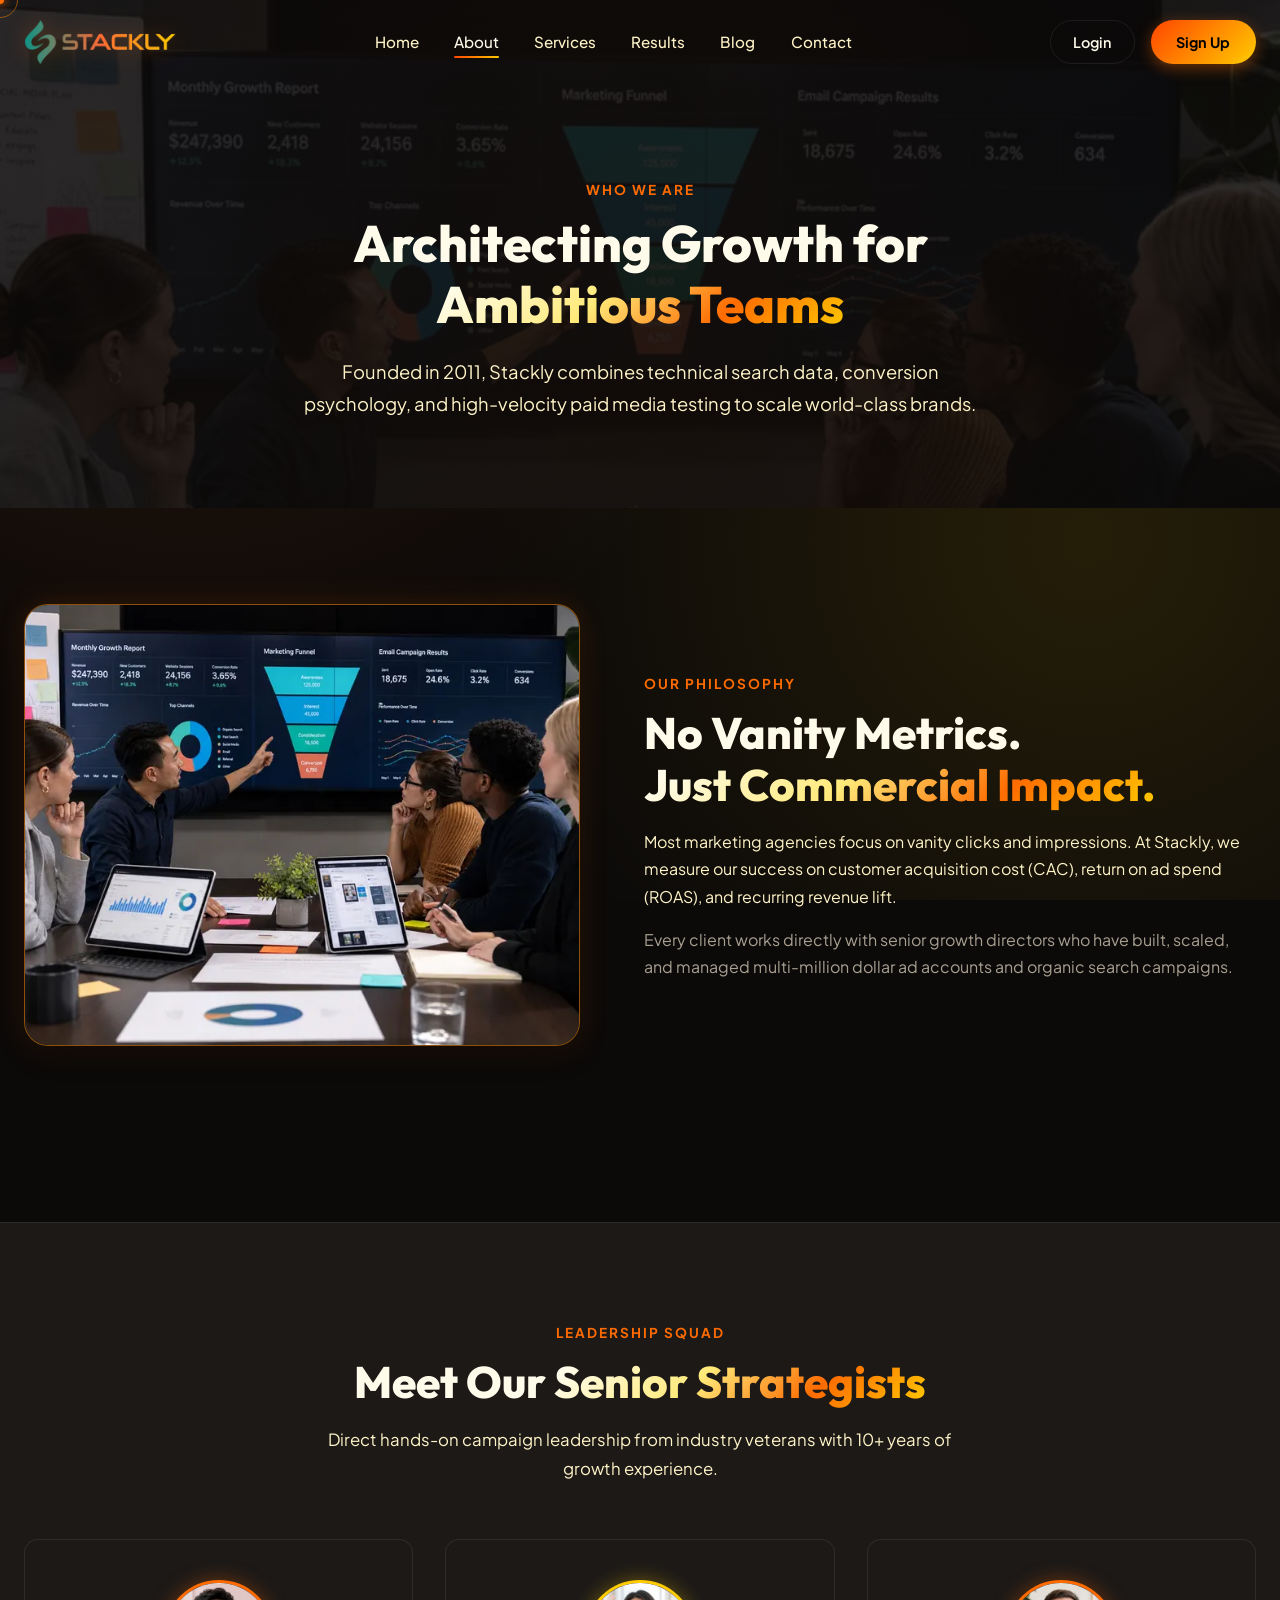
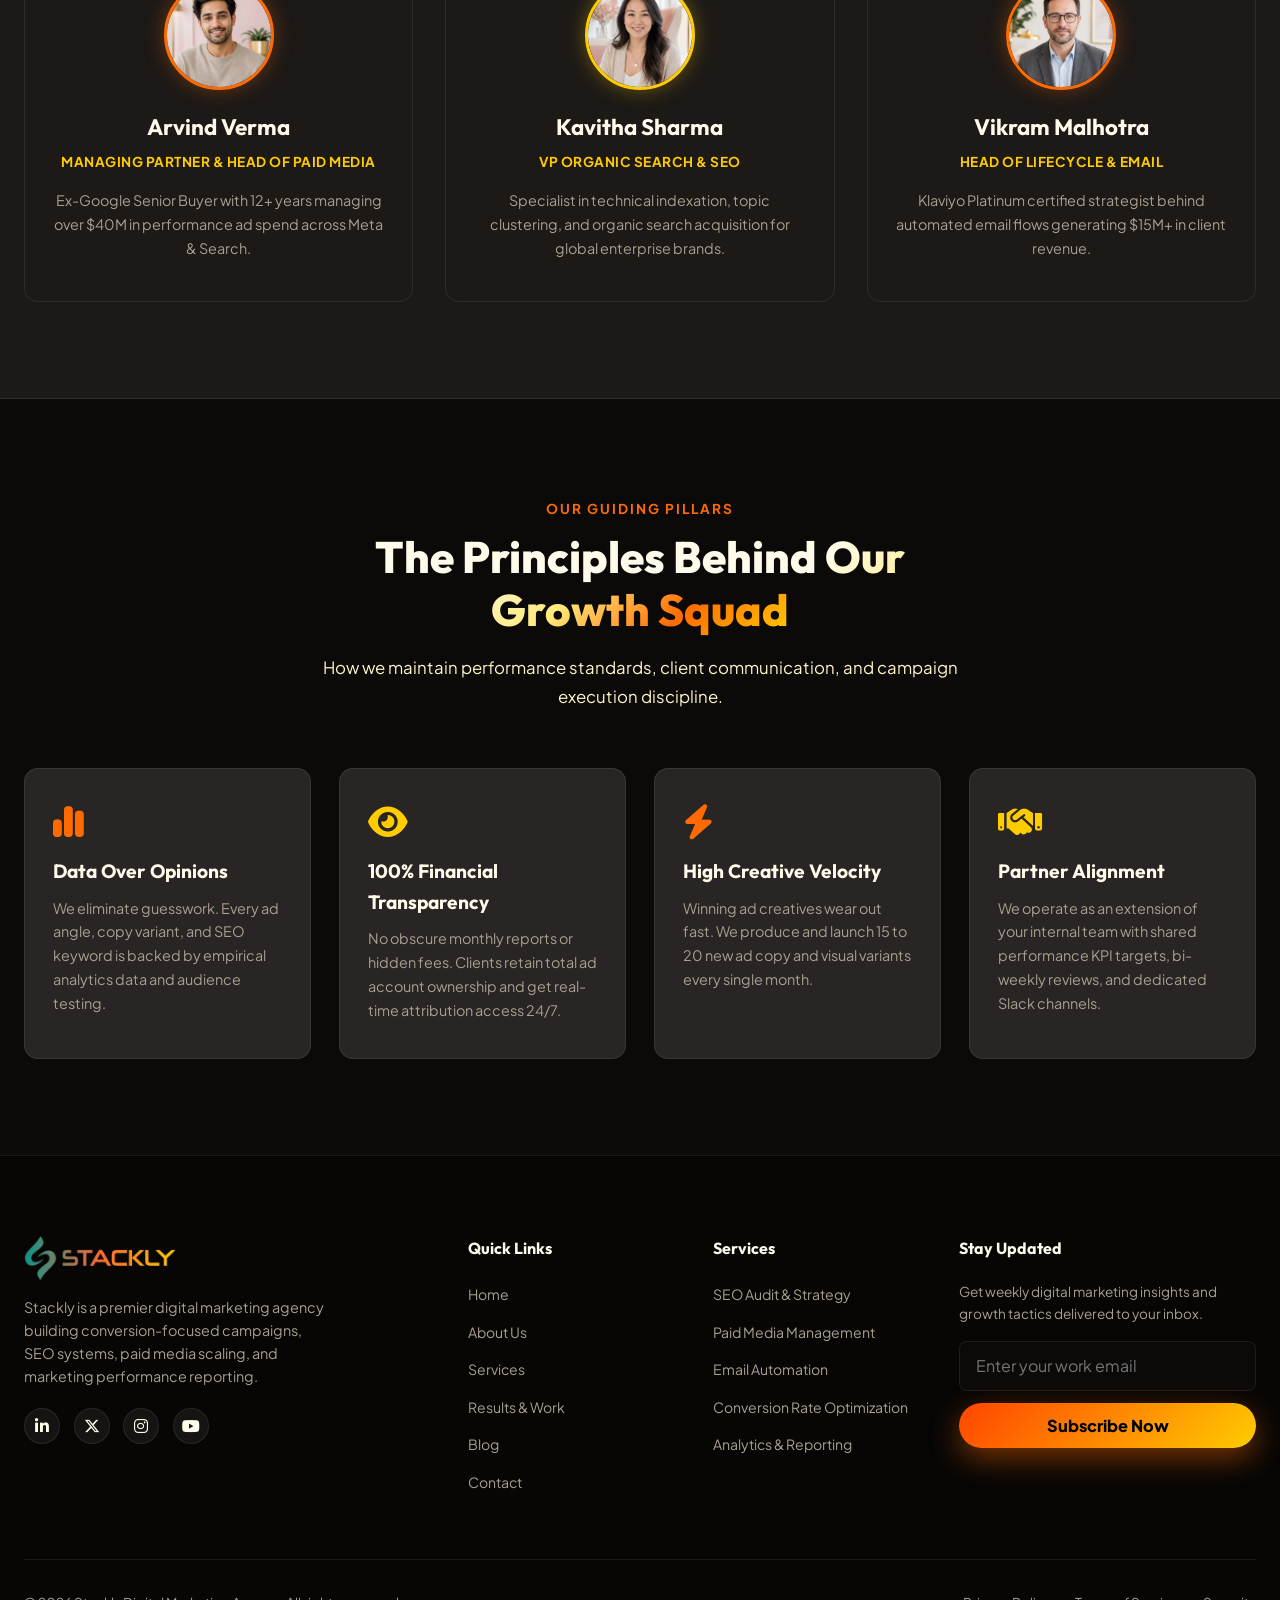
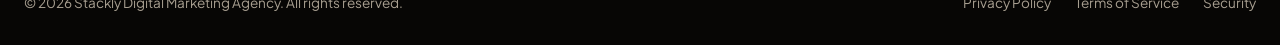
<file: about.html>
<!DOCTYPE html>
<html lang="en">
<head>
  <meta charset="UTF-8">
  <meta name="viewport" content="width=device-width, initial-scale=1.0">
  <title>About Us - Stackly Digital Marketing Agency</title>
  <meta name="description" content="Learn about Stackly's mission, senior marketing strategists, and performance-driven methodology.">
  
  <link rel="preconnect" href="https://fonts.googleapis.com">
  <link rel="preconnect" href="https://fonts.gstatic.com" crossorigin>
  <link href="https://fonts.googleapis.com/css2?family=Outfit:wght@400;500;600;700;800;900&family=Plus+Jakarta+Sans:wght@300;400;500;600;700;800&display=swap" rel="stylesheet">
  <link rel="stylesheet" href="https://cdnjs.cloudflare.com/ajax/libs/font-awesome/6.5.1/css/all.min.css">
  <script src="https://cdnjs.cloudflare.com/ajax/libs/gsap/3.12.5/gsap.min.js"></script>
  <link rel="stylesheet" href="styles.css">
</head>
<body>

  <div id="scroll-progress"></div>
  <div id="scrolltop" aria-label="Scroll to top"><i class="fa-solid fa-arrow-up"></i></div>
  <div id="cur-dot"></div>
  <div id="cur-ring"></div>

  <!-- NAVBAR -->
  <nav id="navbar" class="scrolled">
    <div class="container nav-inner">
      <a href="index.html" class="nav-logo">
        <img src="logo_gold.webp" alt="Stackly Logo" class="nav-logo-img">
      </a>
      <ul class="nav-menu">
        <li><a href="index.html">Home</a></li>
        <li><a href="about.html" class="active">About</a></li>
        <li><a href="services.html">Services</a></li>
        <li><a href="portfolio.html">Results</a></li>
        <li><a href="blog.html">Blog</a></li>
        <li><a href="contact.html">Contact</a></li>
      </ul>
      <div class="nav-actions">
        <a href="login.html" class="btn-login">Login</a>
        <a href="signup.html" class="btn-register">Sign Up</a>
      </div>
      <div class="hamburger" id="ham">
        <span></span><span></span><span></span>
      </div>
    </div>
  </nav>

  <!-- MOBILE MENU -->
  <div id="mob-menu">
    <span class="mob-close" id="mob-close">&times;</span>
    <div class="mob-menu-logo">
      <img src="logo_gold.webp" alt="Stackly Logo">
    </div>
    <div class="mob-menu-links">
      <a href="index.html">Home</a>
      <a href="about.html" class="active">About</a>
      <a href="services.html">Services</a>
      <a href="portfolio.html">Results</a>
      <a href="blog.html">Blog</a>
      <a href="contact.html">Contact</a>
    </div>
    <div class="mob-menu-actions">
      <a href="login.html" class="mob-menu-btn secondary">Login</a>
      <a href="signup.html" class="mob-menu-btn">Get Started</a>
    </div>
  </div>

  <!-- ENHANCED HERO / HEADER SECTION WITH BACKGROUND IMAGE -->
  <section style="padding-top: 11rem; padding-bottom: 5.5rem; position: relative; overflow: hidden; background-image: linear-gradient(180deg, rgba(12, 10, 9, 0.85) 0%, rgba(12, 10, 9, 0.92) 100%), radial-gradient(circle at 50% 40%, rgba(255, 107, 0, 0.22) 0%, transparent 65%), url('downloaded_images/dm-team.webp'); background-size: cover; background-position: center center; background-repeat: no-repeat; background-attachment: fixed;">
    <div class="container" style="position: relative; z-index: 2;">
      <div class="sec-head" style="margin-bottom: 0;">
        <div class="sec-eyebrow">Who We Are</div>
        <h2 class="sec-title" style="font-size: 3.2rem; margin-bottom: 1.25rem;">Architecting Growth for <br><span>Ambitious Teams</span></h2>
        <p class="sec-desc" style="max-width: 720px; margin: 0 auto; font-size: 1.15rem;">Founded in 2011, Stackly combines technical search data, conversion psychology, and high-velocity paid media testing to scale world-class brands.</p>
      </div>
    </div>
  </section>

  <!-- PHILOSOPHY SECTION -->
  <section>
    <div class="container">
      <div class="features-intro">
        <div class="fi-img-wrap">
          <img src="downloaded_images/dm-team.webp" alt="Stackly Team Workshop">
        </div>
        <div>
          <div class="sec-eyebrow">Our Philosophy</div>
          <h2 class="sec-title">No Vanity Metrics.<br><span>Just Commercial Impact.</span></h2>
          <p style="color:var(--text-secondary); margin-bottom:1rem; line-height:1.7;">Most marketing agencies focus on vanity clicks and impressions. At Stackly, we measure our success on customer acquisition cost (CAC), return on ad spend (ROAS), and recurring revenue lift.</p>
          <p style="color:var(--text-muted); line-height:1.7;">Every client works directly with senior growth directors who have built, scaled, and managed multi-million dollar ad accounts and organic search campaigns.</p>
        </div>
      </div>
    </div>
  </section>

  <!-- LEADERSHIP SQUAD SECTION -->
  <section style="background:var(--bg-surface); border-top:1px solid var(--border-light); border-bottom:1px solid var(--border-light);">
    <div class="container">
      <div class="sec-head">
        <div class="sec-eyebrow">Leadership Squad</div>
        <h2 class="sec-title">Meet Our <span>Senior Strategists</span></h2>
        <p class="sec-desc">Direct hands-on campaign leadership from industry veterans with 10+ years of growth experience.</p>
      </div>

      <div class="features-grid">
        <div class="feat-card" style="text-align:center; padding:2.5rem 1.75rem;">
          <img src="downloaded_images/therapist-arvind.webp" alt="Arvind Verma" style="width:110px; height:110px; border-radius:50%; margin:0 auto 1.25rem auto; object-fit:cover; border:3px solid var(--accent-cyan); box-shadow:0 0 20px rgba(255,107,0,0.35);">
          <h3 style="font-size:1.4rem; margin-bottom:0.3rem;">Arvind Verma</h3>
          <p style="color:var(--accent-purple); font-weight:700; font-size:0.85rem; text-transform:uppercase; letter-spacing:0.5px; margin-bottom:1rem;">Managing Partner & Head of Paid Media</p>
          <p style="font-size:0.9rem; color:var(--text-muted); line-height:1.65;">Ex-Google Senior Buyer with 12+ years managing over $40M in performance ad spend across Meta & Search.</p>
        </div>

        <div class="feat-card" style="text-align:center; padding:2.5rem 1.75rem;">
          <img src="downloaded_images/therapist-kavitha.webp" alt="Kavitha Sharma" style="width:110px; height:110px; border-radius:50%; margin:0 auto 1.25rem auto; object-fit:cover; border:3px solid var(--accent-purple); box-shadow:0 0 20px rgba(255,204,0,0.35);">
          <h3 style="font-size:1.4rem; margin-bottom:0.3rem;">Kavitha Sharma</h3>
          <p style="color:var(--accent-purple); font-weight:700; font-size:0.85rem; text-transform:uppercase; letter-spacing:0.5px; margin-bottom:1rem;">VP Organic Search & SEO</p>
          <p style="font-size:0.9rem; color:var(--text-muted); line-height:1.65;">Specialist in technical indexation, topic clustering, and organic search acquisition for global enterprise brands.</p>
        </div>

        <div class="feat-card" style="text-align:center; padding:2.5rem 1.75rem;">
          <img src="downloaded_images/therapist-vikram.webp" alt="Vikram Malhotra" style="width:110px; height:110px; border-radius:50%; margin:0 auto 1.25rem auto; object-fit:cover; border:3px solid var(--accent-cyan); box-shadow:0 0 20px rgba(255,107,0,0.35);">
          <h3 style="font-size:1.4rem; margin-bottom:0.3rem;">Vikram Malhotra</h3>
          <p style="color:var(--accent-purple); font-weight:700; font-size:0.85rem; text-transform:uppercase; letter-spacing:0.5px; margin-bottom:1rem;">Head of Lifecycle & Email</p>
          <p style="font-size:0.9rem; color:var(--text-muted); line-height:1.65;">Klaviyo Platinum certified strategist behind automated email flows generating $15M+ in client revenue.</p>
        </div>
      </div>
    </div>
  </section>

  <!-- AGENCY CORE VALUES & GROWTH PRINCIPLES SECTION -->
  <section id="about-values">
    <div class="container">
      <div class="sec-head">
        <div class="sec-eyebrow">Our Guiding Pillars</div>
        <h2 class="sec-title">The Principles Behind <span>Our Growth Squad</span></h2>
        <p class="sec-desc">How we maintain performance standards, client communication, and campaign execution discipline.</p>
      </div>

      <div class="process-grid">
        <div class="process-card" style="padding:2.2rem 1.75rem;">
          <div class="step-num" style="font-size:2.2rem; color:var(--accent-cyan); margin-bottom:1rem;"><i class="fa-solid fa-chart-simple"></i></div>
          <h4 style="font-size:1.2rem; margin-bottom:0.6rem;">Data Over Opinions</h4>
          <p style="font-size:0.9rem; color:var(--text-muted); line-height:1.65;">We eliminate guesswork. Every ad angle, copy variant, and SEO keyword is backed by empirical analytics data and audience testing.</p>
        </div>

        <div class="process-card" style="padding:2.2rem 1.75rem;">
          <div class="step-num" style="font-size:2.2rem; color:var(--accent-purple); margin-bottom:1rem;"><i class="fa-solid fa-eye"></i></div>
          <h4 style="font-size:1.2rem; margin-bottom:0.6rem;">100% Financial Transparency</h4>
          <p style="font-size:0.9rem; color:var(--text-muted); line-height:1.65;">No obscure monthly reports or hidden fees. Clients retain total ad account ownership and get real-time attribution access 24/7.</p>
        </div>

        <div class="process-card" style="padding:2.2rem 1.75rem;">
          <div class="step-num" style="font-size:2.2rem; color:var(--accent-cyan); margin-bottom:1rem;"><i class="fa-solid fa-bolt"></i></div>
          <h4 style="font-size:1.2rem; margin-bottom:0.6rem;">High Creative Velocity</h4>
          <p style="font-size:0.9rem; color:var(--text-muted); line-height:1.65;">Winning ad creatives wear out fast. We produce and launch 15 to 20 new ad copy and visual variants every single month.</p>
        </div>

        <div class="process-card" style="padding:2.2rem 1.75rem;">
          <div class="step-num" style="font-size:2.2rem; color:var(--accent-purple); margin-bottom:1rem;"><i class="fa-solid fa-handshake"></i></div>
          <h4 style="font-size:1.2rem; margin-bottom:0.6rem;">Partner Alignment</h4>
          <p style="font-size:0.9rem; color:var(--text-muted); line-height:1.65;">We operate as an extension of your internal team with shared performance KPI targets, bi-weekly reviews, and dedicated Slack channels.</p>
        </div>
      </div>
    </div>
  </section>

  <!-- FOOTER -->
  <footer>
    <div class="container">
      <div class="footer-grid">
        <div class="footer-brand">
          <a href="index.html">
            <img src="logo_gold.webp" alt="Stackly Logo" style="height:44px;">
          </a>
          <p>Stackly is a premier digital marketing agency building conversion-focused campaigns, SEO systems, paid media scaling, and marketing performance reporting.</p>
          <div class="footer-social" style="display:flex; gap:0.85rem; margin-top:1.25rem;">
            <a href="404.html" style="width:36px; height:36px; border-radius:50%; background:rgba(255,255,255,0.06); border:1px solid var(--border-light); color:var(--text-primary); display:flex; align-items:center; justify-content:center; transition:var(--transition-fast);" aria-label="LinkedIn"><i class="fa-brands fa-linkedin-in"></i></a>
            <a href="404.html" style="width:36px; height:36px; border-radius:50%; background:rgba(255,255,255,0.06); border:1px solid var(--border-light); color:var(--text-primary); display:flex; align-items:center; justify-content:center; transition:var(--transition-fast);" aria-label="X Twitter"><i class="fa-brands fa-x-twitter"></i></a>
            <a href="404.html" style="width:36px; height:36px; border-radius:50%; background:rgba(255,255,255,0.06); border:1px solid var(--border-light); color:var(--text-primary); display:flex; align-items:center; justify-content:center; transition:var(--transition-fast);" aria-label="Instagram"><i class="fa-brands fa-instagram"></i></a>
            <a href="404.html" style="width:36px; height:36px; border-radius:50%; background:rgba(255,255,255,0.06); border:1px solid var(--border-light); color:var(--text-primary); display:flex; align-items:center; justify-content:center; transition:var(--transition-fast);" aria-label="YouTube"><i class="fa-brands fa-youtube"></i></a>
          </div>
        </div>

        <div class="footer-col">
          <h5>Quick Links</h5>
          <ul>
            <li><a href="index.html">Home</a></li>
            <li><a href="about.html">About Us</a></li>
            <li><a href="services.html">Services</a></li>
            <li><a href="portfolio.html">Results & Work</a></li>
            <li><a href="blog.html">Blog</a></li>
            <li><a href="contact.html">Contact</a></li>
          </ul>
        </div>

        <div class="footer-col">
          <h5>Services</h5>
          <ul>
            <li><a href="404.html">SEO Audit & Strategy</a></li>
            <li><a href="404.html">Paid Media Management</a></li>
            <li><a href="404.html">Email Automation</a></li>
            <li><a href="404.html">Conversion Rate Optimization</a></li>
            <li><a href="404.html">Analytics & Reporting</a></li>
          </ul>
        </div>

        <div class="footer-col footer-newsletter">
          <h5>Stay Updated</h5>
          <p style="font-size:0.85rem; color:var(--text-muted); margin-bottom:1rem;">Get weekly digital marketing insights and growth tactics delivered to your inbox.</p>
          <form action="404.html">
            <input type="email" placeholder="Enter your work email" required style="width:100%; padding:0.85rem 1rem; background:var(--bg-primary); border:1px solid var(--border-light); border-radius:var(--radius-sm); color:#fff; margin-bottom:0.75rem;">
            <button type="submit" class="hbtn-main" style="width:100%; justify-content:center; padding:0.75rem 1.25rem;">Subscribe Now</button>
          </form>
        </div>
      </div>

      <div class="footer-bottom">
        <div>&copy; 2026 Stackly Digital Marketing Agency. All rights reserved.</div>
        <div style="display:flex; gap:1.5rem;">
          <a href="404.html">Privacy Policy</a>
          <a href="404.html">Terms of Service</a>
          <a href="404.html">Security</a>
        </div>
      </div>
    </div>
  </footer>

  <script src="script.js"></script>
</body>
</html>
</file>
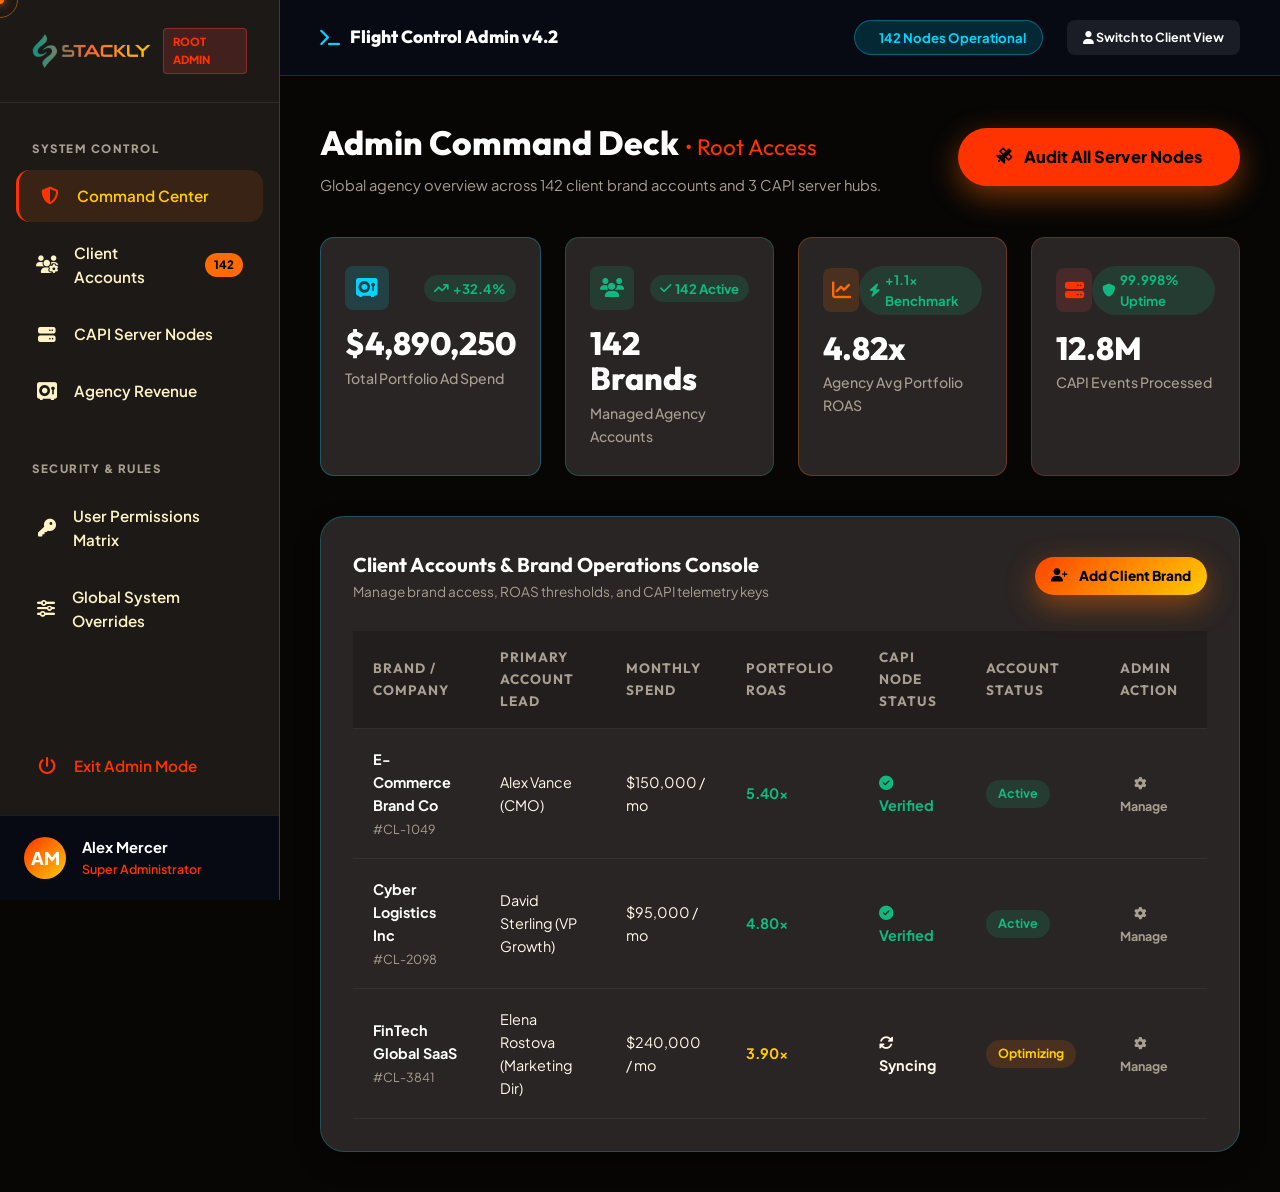
<file: admin-dashboard.html>
<!DOCTYPE html>
<html lang="en">
<head>
  <meta charset="UTF-8">
  <meta name="viewport" content="width=device-width, initial-scale=1.0">
  <title>Admin Flight Control Console - Stackly Agency</title>
  <meta name="description" content="Root admin telemetry control, client portfolio management, and CAPI node server administration.">
  
  <link rel="preconnect" href="https://fonts.googleapis.com">
  <link rel="preconnect" href="https://fonts.gstatic.com" crossorigin>
  <link href="https://fonts.googleapis.com/css2?family=Outfit:wght@400;500;600;700;800;900&family=Plus+Jakarta+Sans:wght@300;400;500;600;700;800&family=JetBrains+Mono:wght@400;500;600&display=swap" rel="stylesheet">
  <link rel="stylesheet" href="https://cdnjs.cloudflare.com/ajax/libs/font-awesome/6.5.1/css/all.min.css">
  <link rel="stylesheet" href="styles.css">
</head>
<body>

  <div id="cur-dot"></div>
  <div id="cur-ring"></div>

  <div class="db-container">

    <!-- ADMIN SIDEBAR -->
    <aside class="db-sidebar" id="adminSidebar" style="border-right:1px solid rgba(0, 212, 255, 0.25);">
      <div class="db-sidebar-brand" style="justify-content:space-between; align-items:center;">
        <a href="index.html">
          <img src="logo_gold.webp" alt="Stackly Logo">
        </a>
        <div style="display:flex; align-items:center; gap:0.5rem;">
          <span style="background:rgba(239, 68, 68, 0.18); color:var(--accent-pink); font-size:0.7rem; font-weight:800; padding:0.25rem 0.6rem; border-radius:4px; border:1px solid rgba(239, 68, 68, 0.4);">
            ROOT ADMIN
          </span>
          <button id="adminSidebarClose" style="display:none; background:transparent; border:none; color:var(--text-muted); font-size:1.4rem; cursor:pointer;" onclick="document.getElementById('adminSidebar').classList.remove('active');">
            <i class="fa-solid fa-xmark"></i>
          </button>
        </div>
      </div>

      <div class="db-sidebar-menu">
        <div class="db-menu-label">System Control</div>
        <a href="#overview" class="db-menu-link active" style="border-left-color:var(--accent-pink);" onclick="switchAdminTab('overview', this, event)">
          <i class="fa-solid fa-shield-halved" style="color:var(--accent-pink);"></i> Command Center
        </a>
        <a href="#clients" class="db-menu-link" onclick="switchAdminTab('clients', this, event)">
          <i class="fa-solid fa-users-gear"></i> Client Accounts <span class="db-menu-badge" style="background:var(--accent-cyan); color:#000;">142</span>
        </a>
        <a href="#nodes" class="db-menu-link" onclick="switchAdminTab('nodes', this, event)">
          <i class="fa-solid fa-server"></i> CAPI Server Nodes
        </a>
        <a href="#revenue" class="db-menu-link" onclick="switchAdminTab('revenue', this, event)">
          <i class="fa-solid fa-vault"></i> Agency Revenue
        </a>

        <div class="db-menu-label" style="margin-top:1.5rem;">Security & Rules</div>
        <a href="#permissions" class="db-menu-link" onclick="switchAdminTab('permissions', this, event)">
          <i class="fa-solid fa-key"></i> User Permissions Matrix
        </a>
        <a href="#overrides" class="db-menu-link" onclick="switchAdminTab('overrides', this, event)">
          <i class="fa-solid fa-sliders"></i> Global System Overrides
        </a>
        <a href="login.html" class="db-menu-link" style="color:var(--accent-pink); margin-top:auto;">
          <i class="fa-solid fa-power-off"></i> Exit Admin Mode
        </a>
      </div>

      <div class="db-sidebar-user" style="background:#070a12; border-top:1px solid rgba(255,255,255,0.08);">
        <div class="db-user-avatar" style="background:linear-gradient(135deg, var(--accent-pink), var(--accent-purple)); color:#fff;">AM</div>
        <div class="db-user-info">
          <div class="db-user-name">Alex Mercer</div>
          <div class="db-user-role" style="color:var(--accent-pink);">Super Administrator</div>
        </div>
      </div>
    </aside>

    <!-- MAIN CONTENT -->
    <main class="db-main">
      
      <!-- TOPBAR -->
      <header class="db-topbar" style="background:#070a12; border-bottom:1px solid rgba(0, 212, 255, 0.2);">
        <div style="display:flex; align-items:center; gap:0.75rem;">
          <button class="hamburger" id="adminMobToggle" aria-label="Toggle Admin Menu" onclick="document.getElementById('adminSidebar').classList.toggle('active');">
            <span></span><span></span><span></span>
          </button>
          <a href="index.html" class="db-mob-logo">
            <img src="logo_gold.webp" alt="Stackly Logo">
          </a>
          <span class="admin-topbar-title" style="font-family:var(--font-heading); font-size:1.1rem; font-weight:800; color:#fff; display:flex; align-items:center; gap:0.6rem;">
            <i class="fa-solid fa-terminal" style="color:#00d4ff;"></i> Flight Control Admin v4.2
          </span>
        </div>

        <div class="db-topbar-actions">
          <span class="db-status-pill" style="background:rgba(0, 212, 255, 0.15); color:#00d4ff; border-color:rgba(0, 212, 255, 0.35);">
            <span class="pulse-dot" style="background:#00d4ff;"></span> 142 Nodes Operational
          </span>

          <a href="dashboard.html" class="db-tab-btn" style="background:rgba(255,255,255,0.08); color:#fff; padding:0.45rem 1rem;">
            <i class="fa-solid fa-user"></i> Switch to Client View
          </a>
        </div>
      </header>

      <!-- CONTENT BODY -->
      <div class="db-content">

        <!-- ADMIN TAB 1: OVERVIEW COMMAND CENTER -->
        <div id="admin-tab-overview" class="admin-tab-content" style="display:flex; flex-direction:column; gap:2.5rem;">
          <div style="display:flex; justify-content:space-between; align-items:center; flex-wrap:wrap; gap:1rem;">
            <div>
              <h1 style="font-family:var(--font-heading); font-size:2.1rem; font-weight:800; color:#fff; margin-bottom:0.25rem;">
                Admin Command Deck <span style="font-weight:400; font-size:1.4rem; color:var(--accent-pink);">• Root Access</span>
              </h1>
              <p style="font-size:0.92rem; color:var(--text-muted);">
                Global agency overview across 142 client brand accounts and 3 CAPI server hubs.
              </p>
            </div>

            <div style="display:flex; gap:0.8rem;">
              <a href="404.html" class="hbtn-main" style="background:var(--accent-pink); border-color:var(--accent-pink); text-decoration:none;">
                <i class="fa-solid fa-satellite"></i> Audit All Server Nodes
              </a>
            </div>
          </div>

          <div class="db-metrics-grid">
            <div class="db-metric-card" style="border-color:rgba(0, 212, 255, 0.3);">
              <div class="db-metric-top">
                <div class="db-metric-icon" style="background:rgba(0,212,255,0.15); color:#00d4ff;"><i class="fa-solid fa-vault"></i></div>
                <span class="db-metric-trend trend-up"><i class="fa-solid fa-arrow-trend-up"></i> +32.4%</span>
              </div>
              <div class="db-metric-val">$4,890,250</div>
              <div class="db-metric-title">Total Portfolio Ad Spend</div>
            </div>

            <div class="db-metric-card" style="border-color:rgba(16, 185, 129, 0.3);">
              <div class="db-metric-top">
                <div class="db-metric-icon" style="background:rgba(16,185,129,0.15); color:var(--accent-emerald);"><i class="fa-solid fa-users"></i></div>
                <span class="db-metric-trend trend-up"><i class="fa-solid fa-check"></i> 142 Active</span>
              </div>
              <div class="db-metric-val">142 Brands</div>
              <div class="db-metric-title">Managed Agency Accounts</div>
            </div>

            <div class="db-metric-card" style="border-color:rgba(255, 107, 0, 0.3);">
              <div class="db-metric-top">
                <div class="db-metric-icon" style="background:rgba(255,107,0,0.15); color:var(--accent-cyan);"><i class="fa-solid fa-chart-line"></i></div>
                <span class="db-metric-trend trend-up"><i class="fa-solid fa-bolt"></i> +1.1x Benchmark</span>
              </div>
              <div class="db-metric-val">4.82x</div>
              <div class="db-metric-title">Agency Avg Portfolio ROAS</div>
            </div>

            <div class="db-metric-card" style="border-color:rgba(239, 68, 68, 0.3);">
              <div class="db-metric-top">
                <div class="db-metric-icon" style="background:rgba(239,68,68,0.15); color:var(--accent-pink);"><i class="fa-solid fa-server"></i></div>
                <span class="db-metric-trend trend-up" style="background:rgba(16,185,129,0.15); color:var(--accent-emerald);"><i class="fa-solid fa-shield"></i> 99.998% Uptime</span>
              </div>
              <div class="db-metric-val">12.8M</div>
              <div class="db-metric-title">CAPI Events Processed</div>
            </div>
          </div>

          <!-- CLIENT ACCOUNTS MANAGEMENT TABLE -->
          <div class="db-card-box" style="border-color:rgba(0, 212, 255, 0.25);">
            <div class="db-box-head">
              <div>
                <h3 class="db-box-title">Client Accounts & Brand Operations Console</h3>
                <p style="font-size:0.85rem; color:var(--text-muted);">Manage brand access, ROAS thresholds, and CAPI telemetry keys</p>
              </div>
              <a href="404.html" class="hbtn-main" style="padding:0.5rem 1rem; font-size:0.85rem; text-decoration:none;">
                <i class="fa-solid fa-user-plus"></i> Add Client Brand
              </a>
            </div>

            <div class="db-table-wrap">
              <table class="db-table">
                <thead>
                  <tr>
                    <th>Brand / Company</th>
                    <th>Primary Account Lead</th>
                    <th>Monthly Spend</th>
                    <th>Portfolio ROAS</th>
                    <th>CAPI Node Status</th>
                    <th>Account Status</th>
                    <th>Admin Action</th>
                  </tr>
                </thead>
                <tbody>
                  <tr>
                    <td><strong style="color:#fff;">E-Commerce Brand Co</strong><br><span style="font-size:0.78rem; color:var(--text-muted);">#CL-1049</span></td>
                    <td>Alex Vance (CMO)</td>
                    <td>$150,000 / mo</td>
                    <td><strong style="color:var(--accent-emerald);">5.40x</strong></td>
                    <td><span style="color:var(--accent-emerald); font-weight:700;"><i class="fa-solid fa-circle-check"></i> Verified</span></td>
                    <td><span class="status-badge badge-active">Active</span></td>
                    <td><a href="404.html" class="db-tab-btn" style="text-decoration:none;"><i class="fa-solid fa-gear"></i> Manage</a></td>
                  </tr>
                  <tr>
                    <td><strong style="color:#fff;">Cyber Logistics Inc</strong><br><span style="font-size:0.78rem; color:var(--text-muted);">#CL-2098</span></td>
                    <td>David Sterling (VP Growth)</td>
                    <td>$95,000 / mo</td>
                    <td><strong style="color:var(--accent-emerald);">4.80x</strong></td>
                    <td><span style="color:var(--accent-emerald); font-weight:700;"><i class="fa-solid fa-circle-check"></i> Verified</span></td>
                    <td><span class="status-badge badge-active">Active</span></td>
                    <td><a href="404.html" class="db-tab-btn" style="text-decoration:none;"><i class="fa-solid fa-gear"></i> Manage</a></td>
                  </tr>
                  <tr>
                    <td><strong style="color:#fff;">FinTech Global SaaS</strong><br><span style="font-size:0.78rem; color:var(--text-muted);">#CL-3841</span></td>
                    <td>Elena Rostova (Marketing Dir)</td>
                    <td>$240,000 / mo</td>
                    <td><strong style="color:var(--accent-purple);">3.90x</strong></td>
                    <td><span style="color:var(--accent-yellow); font-weight:700;"><i class="fa-solid fa-rotate"></i> Syncing</span></td>
                    <td><span class="status-badge badge-optimizing">Optimizing</span></td>
                    <td><a href="404.html" class="db-tab-btn" style="text-decoration:none;"><i class="fa-solid fa-gear"></i> Manage</a></td>
                  </tr>
                </tbody>
              </table>
            </div>
          </div>
        </div>

        <!-- ADMIN TAB 2: CLIENT ACCOUNTS -->
        <div id="admin-tab-clients" class="admin-tab-content" style="display:none; flex-direction:column; gap:2.5rem;">
          <div style="display:flex; justify-content:space-between; align-items:center; flex-wrap:wrap; gap:1rem;">
            <div>
              <h1 style="font-family:var(--font-heading); font-size:2.1rem; font-weight:800; color:#fff; margin-bottom:0.25rem;">
                Client Accounts Directory <span style="font-weight:400; font-size:1.4rem; color:var(--accent-cyan);">• 142 Active Brands</span>
              </h1>
              <p style="font-size:0.92rem; color:var(--text-muted);">Comprehensive client account provisioning, monthly ad spend thresholds, and CAPI telemetry keys.</p>
            </div>
            <a href="404.html" class="hbtn-main" style="text-decoration:none;"><i class="fa-solid fa-user-plus"></i> Onboard New Brand</a>
          </div>

          <div class="db-metrics-grid">
            <div class="db-metric-card"><div class="db-metric-val">142 Brands</div><div class="db-metric-title">Active Agency Clients</div></div>
            <div class="db-metric-card"><div class="db-metric-val">$4.89M</div><div class="db-metric-title">Total Managed Monthly Spend</div></div>
            <div class="db-metric-card"><div class="db-metric-val">99.8%</div><div class="db-metric-title">Client Retainer Retention Rate</div></div>
            <div class="db-metric-card"><div class="db-metric-val">4.82x</div><div class="db-metric-title">Average Agency ROAS Yield</div></div>
          </div>
        </div>

        <!-- ADMIN TAB 3: CAPI SERVER NODES -->
        <div id="admin-tab-nodes" class="admin-tab-content" style="display:none; flex-direction:column; gap:2.5rem;">
          <div style="display:flex; justify-content:space-between; align-items:center; flex-wrap:wrap; gap:1rem;">
            <div>
              <h1 style="font-family:var(--font-heading); font-size:2.1rem; font-weight:800; color:#fff; margin-bottom:0.25rem;">
                CAPI Server Cluster <span style="font-weight:400; font-size:1.4rem; color:var(--accent-emerald);">• 3 Global Nodes</span>
              </h1>
              <p style="font-size:0.92rem; color:var(--text-muted);">Real-time CPU load, memory utilization, event latency, and node health telemetry.</p>
            </div>
            <a href="404.html" class="hbtn-main" style="text-decoration:none;"><i class="fa-solid fa-microchip"></i> Run Node Diagnostics</a>
          </div>

          <div class="db-metrics-grid">
            <div class="db-metric-card"><div class="db-metric-val">Node-SF-01</div><div class="db-metric-title">Americas HQ (8ms Latency)</div></div>
            <div class="db-metric-card"><div class="db-metric-val">Node-LON-02</div><div class="db-metric-title">EMEA Hub (12ms Latency)</div></div>
            <div class="db-metric-card"><div class="db-metric-val">Node-SGP-03</div><div class="db-metric-title">APAC Hub (15ms Latency)</div></div>
            <div class="db-metric-card"><div class="db-metric-val">12.8M</div><div class="db-metric-title">Monthly CAPI Payload Events</div></div>
          </div>
        </div>

        <!-- ADMIN TAB 4: AGENCY REVENUE -->
        <div id="admin-tab-revenue" class="admin-tab-content" style="display:none; flex-direction:column; gap:2.5rem;">
          <div style="display:flex; justify-content:space-between; align-items:center; flex-wrap:wrap; gap:1rem;">
            <div>
              <h1 style="font-family:var(--font-heading); font-size:2.1rem; font-weight:800; color:#fff; margin-bottom:0.25rem;">
                Agency Revenue Vault <span style="font-weight:400; font-size:1.4rem; color:var(--accent-purple);">• Financial Intelligence</span>
              </h1>
              <p style="font-size:0.92rem; color:var(--text-muted);">Retainer fee revenues, performance bonuses, and ad spend commission accounting.</p>
            </div>
          </div>

          <div class="db-metrics-grid">
            <div class="db-metric-card"><div class="db-metric-val">$489,025</div><div class="db-metric-title">Monthly Recurring Retainers</div></div>
            <div class="db-metric-card"><div class="db-metric-val">$142,500</div><div class="db-metric-title">Performance Bonus Pool</div></div>
            <div class="db-metric-card"><div class="db-metric-val">+28.4%</div><div class="db-metric-title">YoY Agency Gross Margin</div></div>
            <div class="db-metric-card"><div class="db-metric-val">100%</div><div class="db-metric-title">Client Billing Compliance</div></div>
          </div>
        </div>

        <!-- ADMIN TAB 5: USER PERMISSIONS MATRIX -->
        <div id="admin-tab-permissions" class="admin-tab-content" style="display:none; flex-direction:column; gap:2.5rem;">
          <div style="display:flex; justify-content:space-between; align-items:center; flex-wrap:wrap; gap:1rem;">
            <div>
              <h1 style="font-family:var(--font-heading); font-size:2.1rem; font-weight:800; color:#fff; margin-bottom:0.25rem;">
                User Permissions Matrix <span style="font-weight:400; font-size:1.4rem; color:var(--accent-blue);">• Role-Based Access Control</span>
              </h1>
              <p style="font-size:0.92rem; color:var(--text-muted);">Root Super Admin, Growth Lead, and Client Account privilege matrix.</p>
            </div>
          </div>

          <div class="db-card-box">
            <div class="db-table-wrap">
              <table class="db-table">
                <thead>
                  <tr><th>Role Level</th><th>Access Privilege</th><th>CAPI Control</th><th>Billing Access</th><th>Status</th></tr>
                </thead>
                <tbody>
                  <tr><td><strong style="color:var(--accent-pink);">Super Administrator</strong></td><td>Full System Root</td><td>Read / Write / Delete</td><td>Full Access</td><td><span class="status-badge badge-active">Active</span></td></tr>
                  <tr><td><strong style="color:var(--accent-cyan);">Growth Strategist</strong></td><td>Client Operations Deck</td><td>Read / Trigger</td><td>Read Only</td><td><span class="status-badge badge-active">Active</span></td></tr>
                  <tr><td><strong style="color:var(--accent-yellow);">Client Brand Manager</strong></td><td>Single Brand Portal</td><td>View Telemetry</td><td>View Invoices</td><td><span class="status-badge badge-active">Active</span></td></tr>
                </tbody>
              </table>
            </div>
          </div>
        </div>

        <!-- ADMIN TAB 6: GLOBAL SYSTEM OVERRIDES -->
        <div id="admin-tab-overrides" class="admin-tab-content" style="display:none; flex-direction:column; gap:2.5rem;">
          <div style="display:flex; justify-content:space-between; align-items:center; flex-wrap:wrap; gap:1rem;">
            <div>
              <h1 style="font-family:var(--font-heading); font-size:2.1rem; font-weight:800; color:#fff; margin-bottom:0.25rem;">
                Global System Overrides <span style="font-weight:400; font-size:1.4rem; color:var(--accent-pink);">• Emergency Controls</span>
              </h1>
              <p style="font-size:0.92rem; color:var(--text-muted);">Emergency kill-switches, global CAPI rate-limiting, and maintenance controls.</p>
            </div>
          </div>

          <div class="db-card-box">
            <div style="display:flex; flex-direction:column; gap:1.25rem;">
              <div class="admin-override-row" style="display:flex; justify-content:space-between; align-items:center; padding:1rem; background:var(--bg-surface); border:1px solid var(--border-light); border-radius:var(--radius-md);">
                <div><strong style="color:#fff;">CAPI Server Node Failover Auto-Switch</strong><div style="font-size:0.8rem; color:var(--text-muted);">Reroute telemetry traffic to secondary node upon 50ms latency spike.</div></div>
                <a href="404.html" class="hbtn-main" style="padding:0.4rem 1rem; font-size:0.8rem; text-decoration:none;">Enabled</a>
              </div>
              <div class="admin-override-row" style="display:flex; justify-content:space-between; align-items:center; padding:1rem; background:var(--bg-surface); border:1px solid var(--border-light); border-radius:var(--radius-md);">
                <div><strong style="color:#fff;">Emergency Campaign Budget Pause All</strong><div style="font-size:0.8rem; color:var(--text-muted);">Immediately pause all active ad spend across Meta and Google nodes.</div></div>
                <a href="404.html" class="hbtn-main" style="background:var(--accent-pink); padding:0.4rem 1rem; font-size:0.8rem; text-decoration:none;">Standby</a>
              </div>
            </div>
          </div>
        </div>

      </div>
    </main>

  </div>

  <script src="script.js"></script>
  <script>
    function switchAdminTab(tabName, element, event) {
      if (event) event.preventDefault();
      
      // Update active sidebar menu link
      document.querySelectorAll('.db-sidebar-menu .db-menu-link').forEach(link => {
        link.classList.remove('active');
      });
      if (element) {
        element.classList.add('active');
      }

      // Hide all admin tab contents
      document.querySelectorAll('.admin-tab-content').forEach(tab => {
        tab.style.display = 'none';
      });

      // Show target admin tab content
      const targetTab = document.getElementById('admin-tab-' + tabName);
      if (targetTab) {
        targetTab.style.display = 'flex';
      }

      // Auto close mobile admin sidebar
      if (window.innerWidth <= 992) {
        const sidebar = document.getElementById('adminSidebar');
        if (sidebar) sidebar.classList.remove('active');
      }

      window.scrollTo({ top: 0, behavior: 'smooth' });
    }

    // Solve BFCache console warnings on back navigation
    window.addEventListener('pageshow', function(event) {
      if (event.persisted) {
        window.location.reload();
      }
    });
  </script>
</body>
</html>
</file>
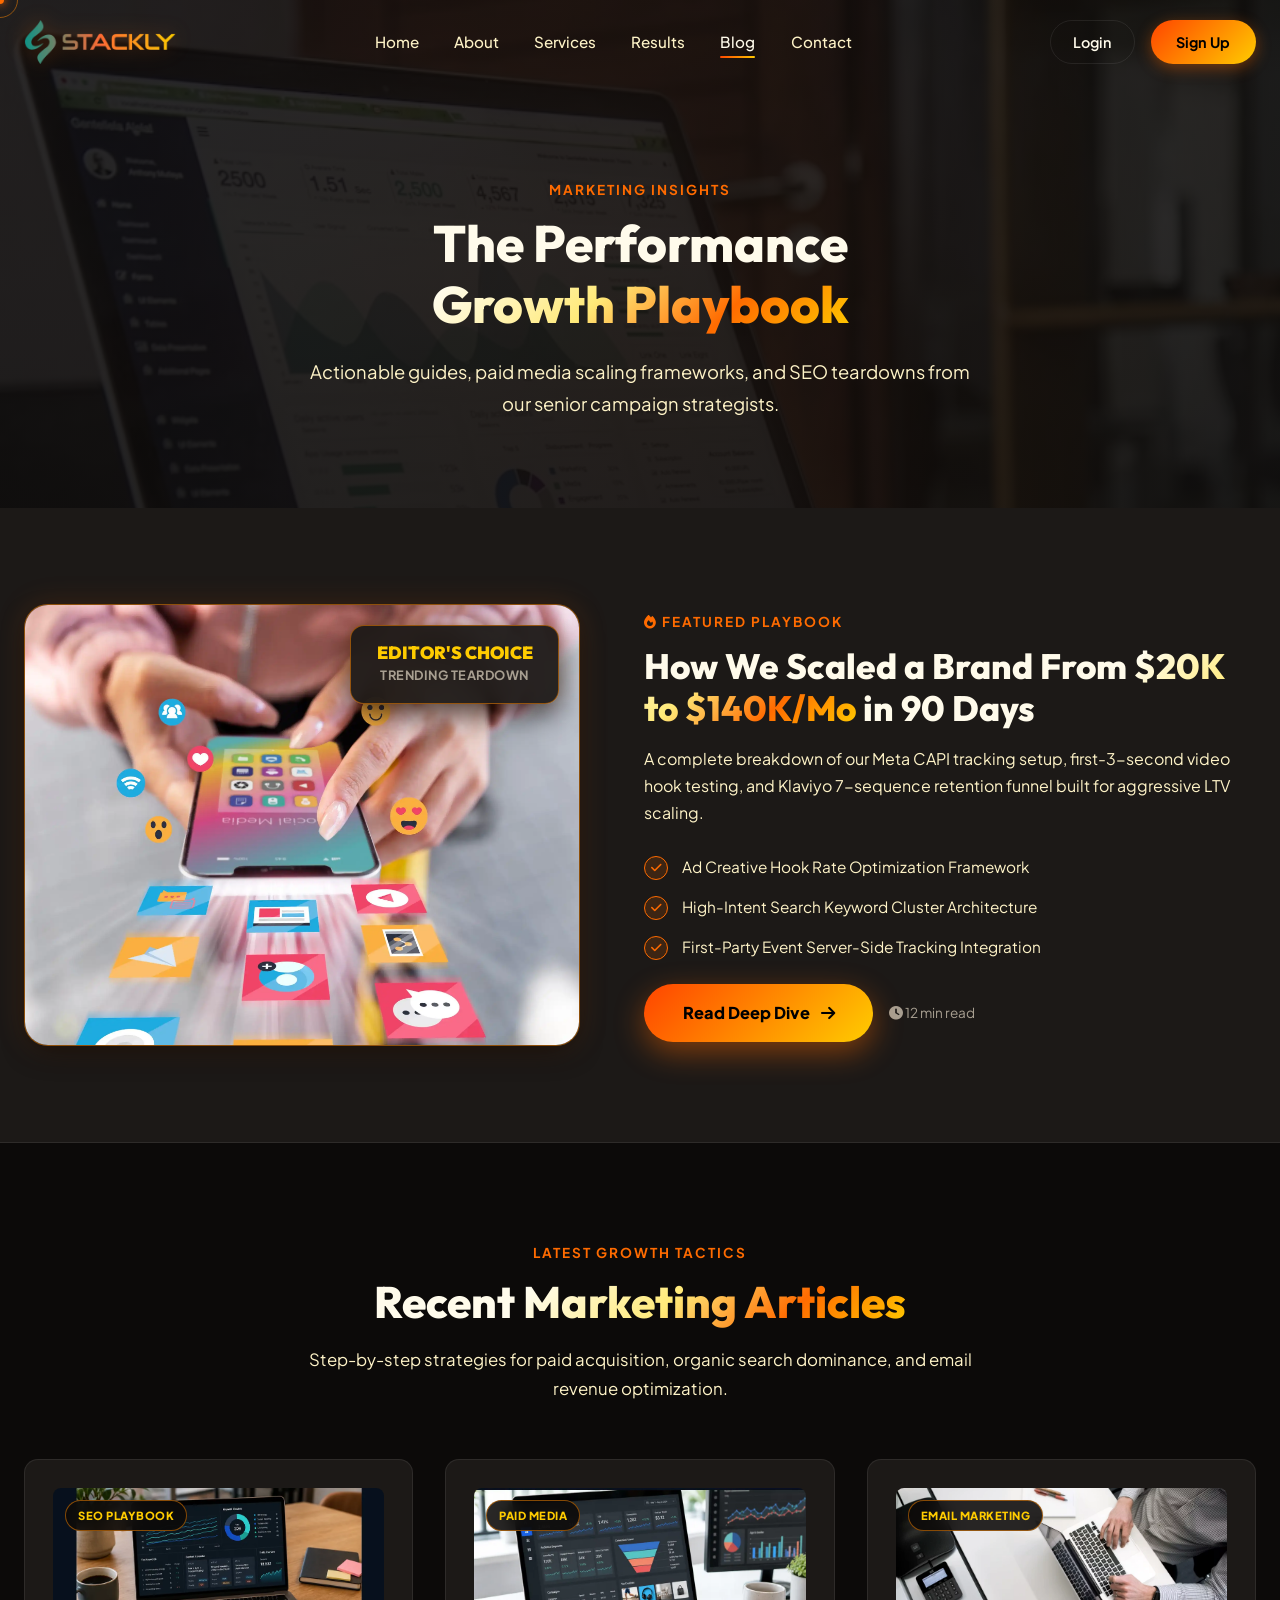
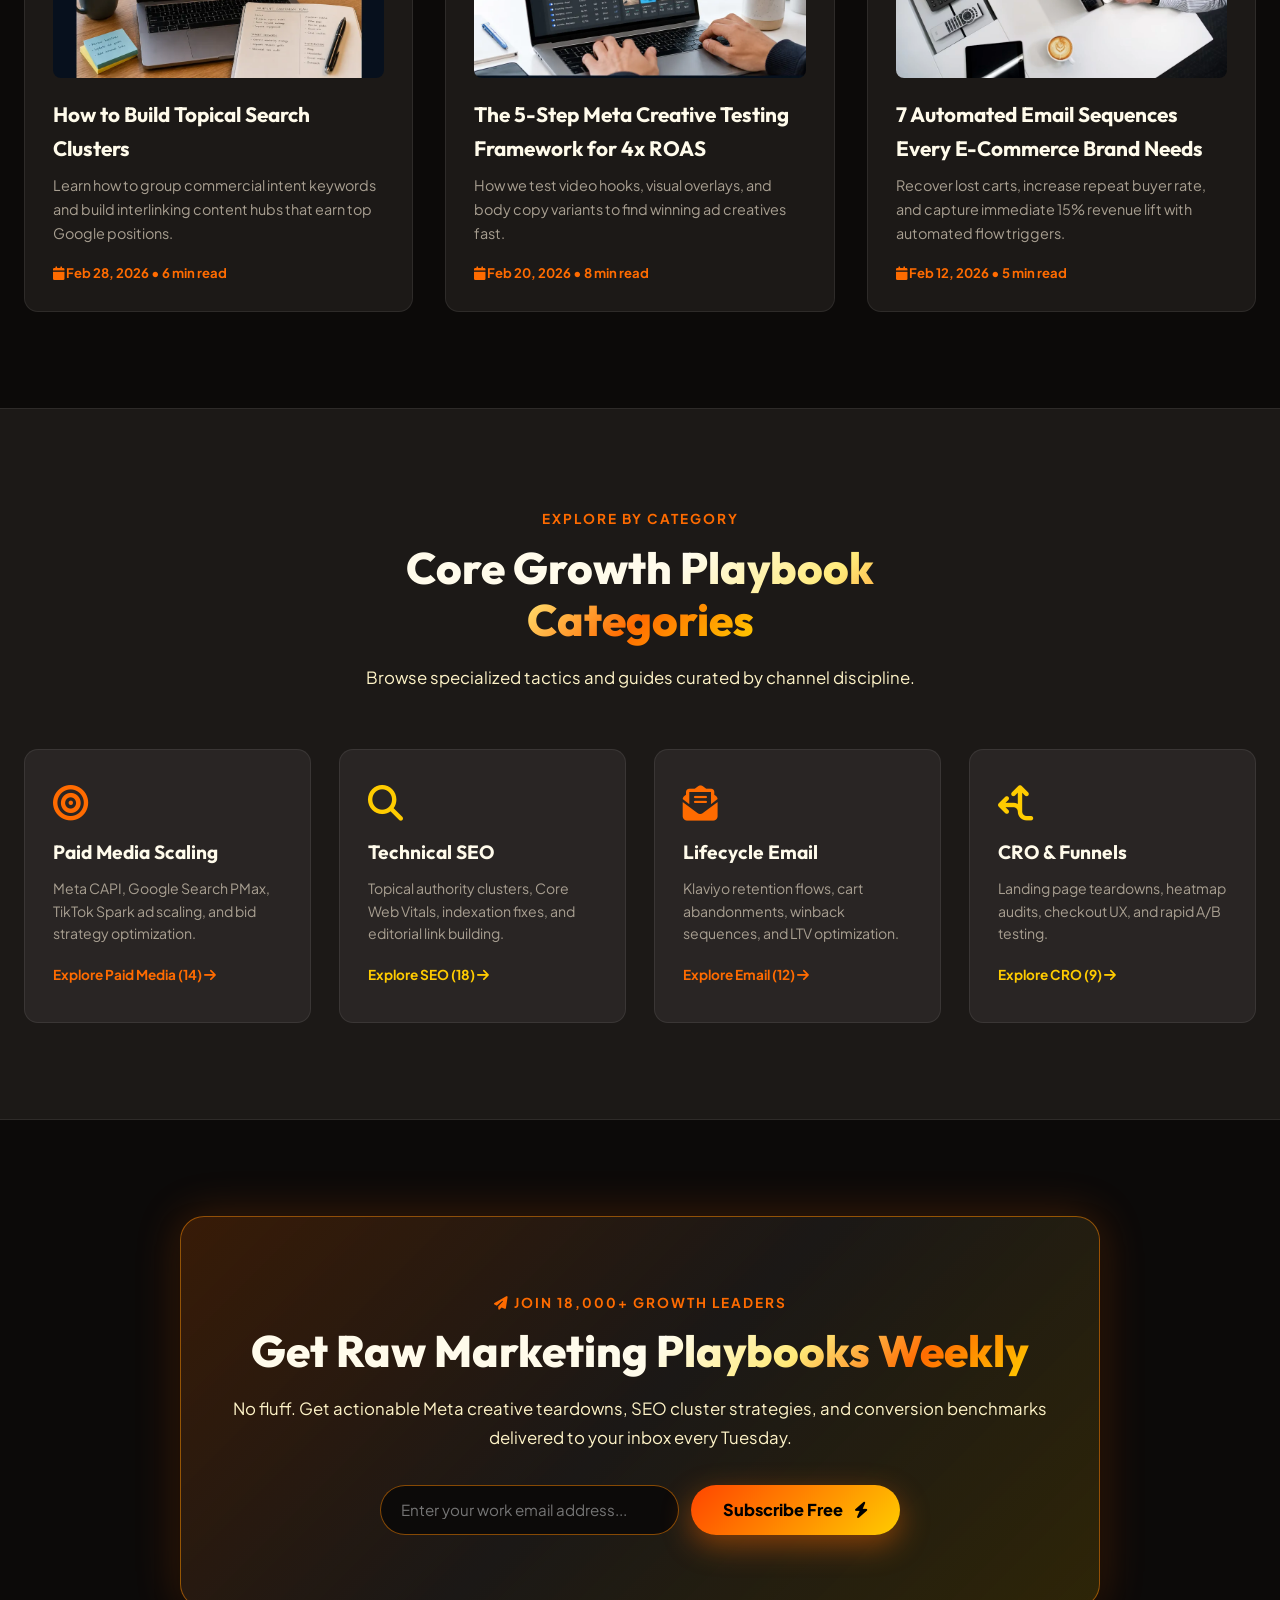
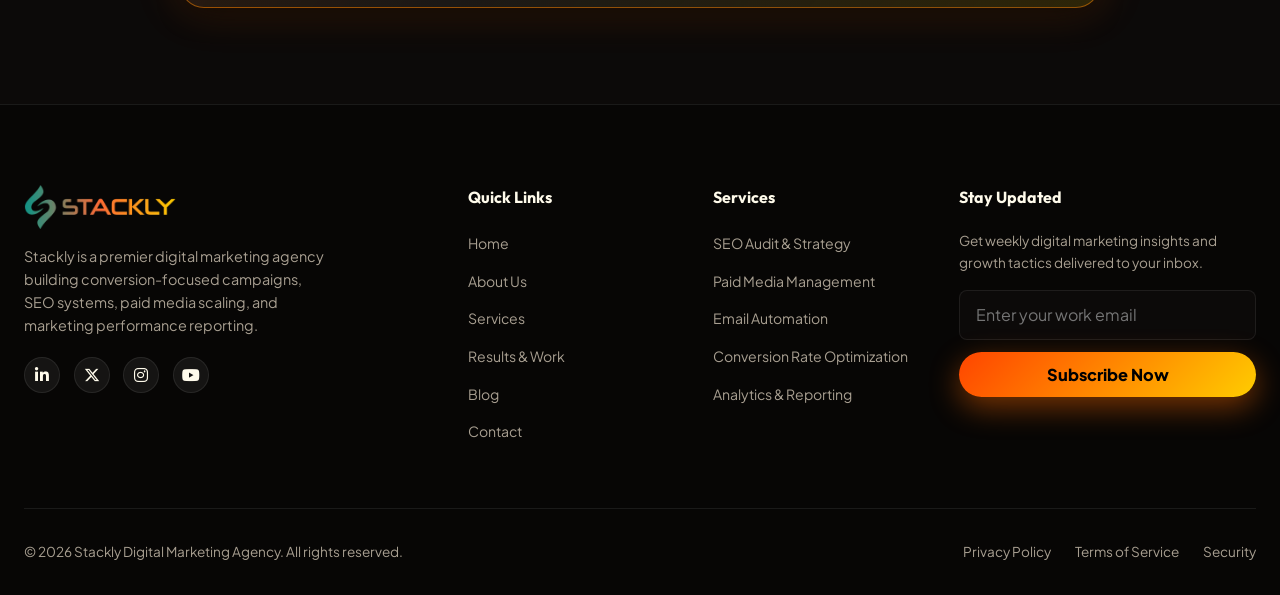
<file: blog.html>
<!DOCTYPE html>
<html lang="en">
<head>
  <meta charset="UTF-8">
  <meta name="viewport" content="width=device-width, initial-scale=1.0">
  <title>Growth Blog & Insights - Stackly</title>
  <meta name="description" content="Read digital marketing insights, SEO teardowns, paid media playbooks, and conversion rate optimization tactics from Stackly.">
  
  <link rel="preconnect" href="https://fonts.googleapis.com">
  <link rel="preconnect" href="https://fonts.gstatic.com" crossorigin>
  <link href="https://fonts.googleapis.com/css2?family=Outfit:wght@400;500;600;700;800;900&family=Plus+Jakarta+Sans:wght@300;400;500;600;700;800&display=swap" rel="stylesheet">
  <link rel="stylesheet" href="https://cdnjs.cloudflare.com/ajax/libs/font-awesome/6.5.1/css/all.min.css">
  <script src="https://cdnjs.cloudflare.com/ajax/libs/gsap/3.12.5/gsap.min.js"></script>
  <link rel="stylesheet" href="styles.css">
</head>
<body>

  <div id="scroll-progress"></div>
  <div id="scrolltop" aria-label="Scroll to top"><i class="fa-solid fa-arrow-up"></i></div>
  <div id="cur-dot"></div>
  <div id="cur-ring"></div>

  <!-- NAVBAR -->
  <nav id="navbar" class="scrolled">
    <div class="container nav-inner">
      <a href="index.html" class="nav-logo">
        <img src="logo_gold.webp" alt="Stackly Logo" class="nav-logo-img">
      </a>
      <ul class="nav-menu">
        <li><a href="index.html">Home</a></li>
        <li><a href="about.html">About</a></li>
        <li><a href="services.html">Services</a></li>
        <li><a href="portfolio.html">Results</a></li>
        <li><a href="blog.html" class="active">Blog</a></li>
        <li><a href="contact.html">Contact</a></li>
      </ul>
      <div class="nav-actions">
        <a href="login.html" class="btn-login">Login</a>
        <a href="signup.html" class="btn-register">Sign Up</a>
      </div>
      <div class="hamburger" id="ham">
        <span></span><span></span><span></span>
      </div>
    </div>
  </nav>

  <!-- MOBILE MENU -->
  <div id="mob-menu">
    <span class="mob-close" id="mob-close">&times;</span>
    <div class="mob-menu-logo">
      <img src="logo_gold.webp" alt="Stackly Logo">
    </div>
    <div class="mob-menu-links">
      <a href="index.html">Home</a>
      <a href="about.html">About</a>
      <a href="services.html">Services</a>
      <a href="portfolio.html">Results</a>
      <a href="blog.html" class="active">Blog</a>
      <a href="contact.html">Contact</a>
    </div>
    <div class="mob-menu-actions">
      <a href="login.html" class="mob-menu-btn secondary">Login</a>
      <a href="signup.html" class="mob-menu-btn">Get Started</a>
    </div>
  </div>

  <!-- HEADER -->
  <section style="padding-top: 11rem; padding-bottom: 5.5rem; position: relative; overflow: hidden; background-image: linear-gradient(180deg, rgba(12, 10, 9, 0.85) 0%, rgba(12, 10, 9, 0.92) 100%), radial-gradient(circle at 50% 40%, rgba(255, 107, 0, 0.22) 0%, transparent 65%), url('downloaded_images/seo.webp'); background-size: cover; background-position: center center; background-repeat: no-repeat; background-attachment: fixed;">
    <div class="container" style="position: relative; z-index: 2;">
      <div class="sec-head" style="margin-bottom: 0;">
        <div class="sec-eyebrow">Marketing Insights</div>
        <h2 class="sec-title" style="font-size: 3.2rem; margin-bottom: 1.25rem;">The Performance <br><span>Growth Playbook</span></h2>
        <p class="sec-desc" style="max-width: 720px; margin: 0 auto; font-size: 1.15rem;">Actionable guides, paid media scaling frameworks, and SEO teardowns from our senior campaign strategists.</p>
      </div>
    </div>
  </section>

  <!-- NEW SECTION 1: EDITOR'S PICK FEATURED TEARDOWN ARTICLE -->
  <section id="blog-featured" style="background:var(--bg-surface); border-bottom:1px solid var(--border-light);">
    <div class="container">
      <div class="features-intro" style="margin-bottom:0;">
        <div class="fi-img-wrap">
          <img src="downloaded_images/digital-marketing.webp" alt="Featured Growth Teardown">
          <div class="fi-badge" style="top:20px; bottom:auto; right:20px;">
            <div class="num" style="font-size:1.1rem; color:var(--accent-purple);">EDITOR'S CHOICE</div>
            <div class="lbl">Trending Teardown</div>
          </div>
        </div>
        <div>
          <div class="sec-eyebrow"><i class="fa-solid fa-fire"></i> Featured Playbook</div>
          <h2 class="sec-title" style="font-size:2.2rem; margin-bottom:1rem;">How We Scaled a Brand From <span>$20K to $140K/Mo</span> in 90 Days</h2>
          <p style="color:var(--text-secondary); margin-bottom:1rem; line-height:1.7;">A complete breakdown of our Meta CAPI tracking setup, first-3-second video hook testing, and Klaviyo 7-sequence retention funnel built for aggressive LTV scaling.</p>
          <ul class="fi-list" style="margin-bottom:1.5rem;">
            <li><span class="fi-check"><i class="fa-solid fa-check"></i></span>Ad Creative Hook Rate Optimization Framework</li>
            <li><span class="fi-check"><i class="fa-solid fa-check"></i></span>High-Intent Search Keyword Cluster Architecture</li>
            <li><span class="fi-check"><i class="fa-solid fa-check"></i></span>First-Party Event Server-Side Tracking Integration</li>
          </ul>
          <div style="display:flex; align-items:center; gap:1rem;">
            <a href="404.html" class="hbtn-main">Read Deep Dive <i class="fa-solid fa-arrow-right"></i></a>

            <span style="font-size:0.85rem; color:var(--text-muted);"><i class="fa-solid fa-clock"></i> 12 min read</span>
          </div>
        </div>
      </div>
    </div>
  </section>

  <!-- RECENT ARTICLES GRID SECTION -->
  <section>
    <div class="container">
      <div class="sec-head">
        <div class="sec-eyebrow">Latest Growth Tactics</div>
        <h2 class="sec-title">Recent <span>Marketing Articles</span></h2>
        <p class="sec-desc">Step-by-step strategies for paid acquisition, organic search dominance, and email revenue optimization.</p>
      </div>

      <div class="features-grid">
        <div class="feat-card">
          <div class="feat-img">
            <img src="downloaded_images/dm-seo.webp" alt="SEO Keyword Clustering">
            <div class="feat-badge">SEO PLAYBOOK</div>
          </div>
          <h3>How to Build Topical Search Clusters</h3>

          <p>Learn how to group commercial intent keywords and build interlinking content hubs that earn top Google positions.</p>
          <div style="margin-top:1rem; font-size:0.82rem; color:var(--accent-cyan); font-weight:700;"><i class="fa-solid fa-calendar"></i> Feb 28, 2026 &bull; 6 min read</div>
        </div>

        <div class="feat-card">
          <div class="feat-img">
            <img src="downloaded_images/dm-ads.webp" alt="Meta Creative Testing">
            <div class="feat-badge">PAID MEDIA</div>
          </div>
          <h3>The 5-Step Meta Creative Testing Framework for 4x ROAS</h3>
          <p>How we test video hooks, visual overlays, and body copy variants to find winning ad creatives fast.</p>
          <div style="margin-top:1rem; font-size:0.82rem; color:var(--accent-cyan); font-weight:700;"><i class="fa-solid fa-calendar"></i> Feb 20, 2026 &bull; 8 min read</div>
        </div>

        <div class="feat-card">
          <div class="feat-img">
            <img src="downloaded_images/creative_system.webp" alt="Email Cart Recovery">
            <div class="feat-badge">EMAIL MARKETING</div>
          </div>
          <h3>7 Automated Email Sequences Every E-Commerce Brand Needs</h3>
          <p>Recover lost carts, increase repeat buyer rate, and capture immediate 15% revenue lift with automated flow triggers.</p>
          <div style="margin-top:1rem; font-size:0.82rem; color:var(--accent-cyan); font-weight:700;"><i class="fa-solid fa-calendar"></i> Feb 12, 2026 &bull; 5 min read</div>
        </div>
      </div>
    </div>
  </section>

  <!-- NEW SECTION 2: TOPIC CLUSTERS & ACQUISITION CATEGORIES -->
  <section id="blog-topics" style="background:var(--bg-surface); border-top:1px solid var(--border-light); border-bottom:1px solid var(--border-light);">
    <div class="container">
      <div class="sec-head">
        <div class="sec-eyebrow">Explore By Category</div>
        <h2 class="sec-title">Core Growth <span>Playbook Categories</span></h2>
        <p class="sec-desc">Browse specialized tactics and guides curated by channel discipline.</p>
      </div>

      <div class="process-grid">
        <div class="process-card" style="padding:2.2rem 1.75rem;">
          <div class="step-num" style="font-size:2.2rem; color:var(--accent-cyan); margin-bottom:1rem;"><i class="fa-solid fa-bullseye"></i></div>
          <h4 style="font-size:1.2rem; margin-bottom:0.6rem;">Paid Media Scaling</h4>
          <p style="font-size:0.88rem; color:var(--text-muted); line-height:1.6; margin-bottom:1rem;">Meta CAPI, Google Search PMax, TikTok Spark ad scaling, and bid strategy optimization.</p>
          <a href="404.html" style="font-size:0.85rem; color:var(--accent-cyan); font-weight:700;">Explore Paid Media (14) <i class="fa-solid fa-arrow-right"></i></a>
        </div>

        <div class="process-card" style="padding:2.2rem 1.75rem;">
          <div class="step-num" style="font-size:2.2rem; color:var(--accent-purple); margin-bottom:1rem;"><i class="fa-solid fa-magnifying-glass"></i></div>
          <h4 style="font-size:1.2rem; margin-bottom:0.6rem;">Technical SEO</h4>
          <p style="font-size:0.88rem; color:var(--text-muted); line-height:1.6; margin-bottom:1rem;">Topical authority clusters, Core Web Vitals, indexation fixes, and editorial link building.</p>
          <a href="404.html" style="font-size:0.85rem; color:var(--accent-purple); font-weight:700;">Explore SEO (18) <i class="fa-solid fa-arrow-right"></i></a>
        </div>

        <div class="process-card" style="padding:2.2rem 1.75rem;">
          <div class="step-num" style="font-size:2.2rem; color:var(--accent-cyan); margin-bottom:1rem;"><i class="fa-solid fa-envelope-open-text"></i></div>
          <h4 style="font-size:1.2rem; margin-bottom:0.6rem;">Lifecycle Email</h4>
          <p style="font-size:0.88rem; color:var(--text-muted); line-height:1.6; margin-bottom:1rem;">Klaviyo retention flows, cart abandonments, winback sequences, and LTV optimization.</p>
          <a href="404.html" style="font-size:0.85rem; color:var(--accent-cyan); font-weight:700;">Explore Email (12) <i class="fa-solid fa-arrow-right"></i></a>
        </div>

        <div class="process-card" style="padding:2.2rem 1.75rem;">
          <div class="step-num" style="font-size:2.2rem; color:var(--accent-purple); margin-bottom:1rem;"><i class="fa-solid fa-arrows-split-up-and-left"></i></div>
          <h4 style="font-size:1.2rem; margin-bottom:0.6rem;">CRO & Funnels</h4>
          <p style="font-size:0.88rem; color:var(--text-muted); line-height:1.6; margin-bottom:1rem;">Landing page teardowns, heatmap audits, checkout UX, and rapid A/B testing.</p>
          <a href="404.html" style="font-size:0.85rem; color:var(--accent-purple); font-weight:700;">Explore CRO (9) <i class="fa-solid fa-arrow-right"></i></a>
        </div>

      </div>
    </div>
  </section>

  <!-- NEW SECTION 3: WEEKLY NEWSLETTER INSIGHTS BANNER -->
  <section id="blog-newsletter">
    <div class="container">
      <div class="cta-box">
        <div class="sec-eyebrow"><i class="fa-solid fa-paper-plane"></i> Join 18,000+ Growth Leaders</div>
        <h2 class="sec-title">Get Raw Marketing <span>Playbooks Weekly</span></h2>
        <p class="sec-desc" style="margin-bottom:2rem;">No fluff. Get actionable Meta creative teardowns, SEO cluster strategies, and conversion benchmarks delivered to your inbox every Tuesday.</p>
        <form onsubmit="window.location.href='404.html'; return false;" style="max-width:520px; margin:0 auto; display:flex; gap:0.75rem; flex-wrap:wrap;">
          <input type="email" placeholder="Enter your work email address..." required style="flex:1; min-width:260px; padding:0.9rem 1.25rem; background:var(--bg-primary); border:1px solid var(--border-active); border-radius:var(--radius-full); color:#fff; font-size:0.95rem;">
          <button type="submit" class="hbtn-main" style="padding:0.9rem 2rem;">Subscribe Free <i class="fa-solid fa-bolt"></i></button>
        </form>

      </div>
    </div>
  </section>

  <!-- FOOTER -->
  <footer>
    <div class="container">
      <div class="footer-grid">
        <div class="footer-brand">
          <a href="index.html">
            <img src="logo_gold.webp" alt="Stackly Logo" style="height:44px;">
          </a>
          <p>Stackly is a premier digital marketing agency building conversion-focused campaigns, SEO systems, paid media scaling, and marketing performance reporting.</p>
          <div class="footer-social" style="display:flex; gap:0.85rem; margin-top:1.25rem;">
            <a href="404.html" style="width:36px; height:36px; border-radius:50%; background:rgba(255,255,255,0.06); border:1px solid var(--border-light); color:var(--text-primary); display:flex; align-items:center; justify-content:center; transition:var(--transition-fast);" aria-label="LinkedIn"><i class="fa-brands fa-linkedin-in"></i></a>
            <a href="404.html" style="width:36px; height:36px; border-radius:50%; background:rgba(255,255,255,0.06); border:1px solid var(--border-light); color:var(--text-primary); display:flex; align-items:center; justify-content:center; transition:var(--transition-fast);" aria-label="X Twitter"><i class="fa-brands fa-x-twitter"></i></a>
            <a href="404.html" style="width:36px; height:36px; border-radius:50%; background:rgba(255,255,255,0.06); border:1px solid var(--border-light); color:var(--text-primary); display:flex; align-items:center; justify-content:center; transition:var(--transition-fast);" aria-label="Instagram"><i class="fa-brands fa-instagram"></i></a>
            <a href="404.html" style="width:36px; height:36px; border-radius:50%; background:rgba(255,255,255,0.06); border:1px solid var(--border-light); color:var(--text-primary); display:flex; align-items:center; justify-content:center; transition:var(--transition-fast);" aria-label="YouTube"><i class="fa-brands fa-youtube"></i></a>
          </div>
        </div>

        <div class="footer-col">
          <h5>Quick Links</h5>
          <ul>
            <li><a href="index.html">Home</a></li>
            <li><a href="about.html">About Us</a></li>
            <li><a href="services.html">Services</a></li>
            <li><a href="portfolio.html">Results & Work</a></li>
            <li><a href="blog.html">Blog</a></li>
            <li><a href="contact.html">Contact</a></li>
          </ul>
        </div>

        <div class="footer-col">
          <h5>Services</h5>
          <ul>
            <li><a href="404.html">SEO Audit & Strategy</a></li>
            <li><a href="404.html">Paid Media Management</a></li>
            <li><a href="404.html">Email Automation</a></li>
            <li><a href="404.html">Conversion Rate Optimization</a></li>
            <li><a href="404.html">Analytics & Reporting</a></li>
          </ul>
        </div>

        <div class="footer-col footer-newsletter">
          <h5>Stay Updated</h5>
          <p style="font-size:0.85rem; color:var(--text-muted); margin-bottom:1rem;">Get weekly digital marketing insights and growth tactics delivered to your inbox.</p>
          <form action="404.html">
            <input type="email" placeholder="Enter your work email" required style="width:100%; padding:0.85rem 1rem; background:var(--bg-primary); border:1px solid var(--border-light); border-radius:var(--radius-sm); color:#fff; margin-bottom:0.75rem;">
            <button type="submit" class="hbtn-main" style="width:100%; justify-content:center; padding:0.75rem 1.25rem;">Subscribe Now</button>
          </form>
        </div>
      </div>

      <div class="footer-bottom">
        <div>&copy; 2026 Stackly Digital Marketing Agency. All rights reserved.</div>
        <div style="display:flex; gap:1.5rem;">
          <a href="404.html">Privacy Policy</a>
          <a href="404.html">Terms of Service</a>
          <a href="404.html">Security</a>
        </div>
      </div>
    </div>
  </footer>

  <script src="script.js"></script>
</body>
</html>
</file>
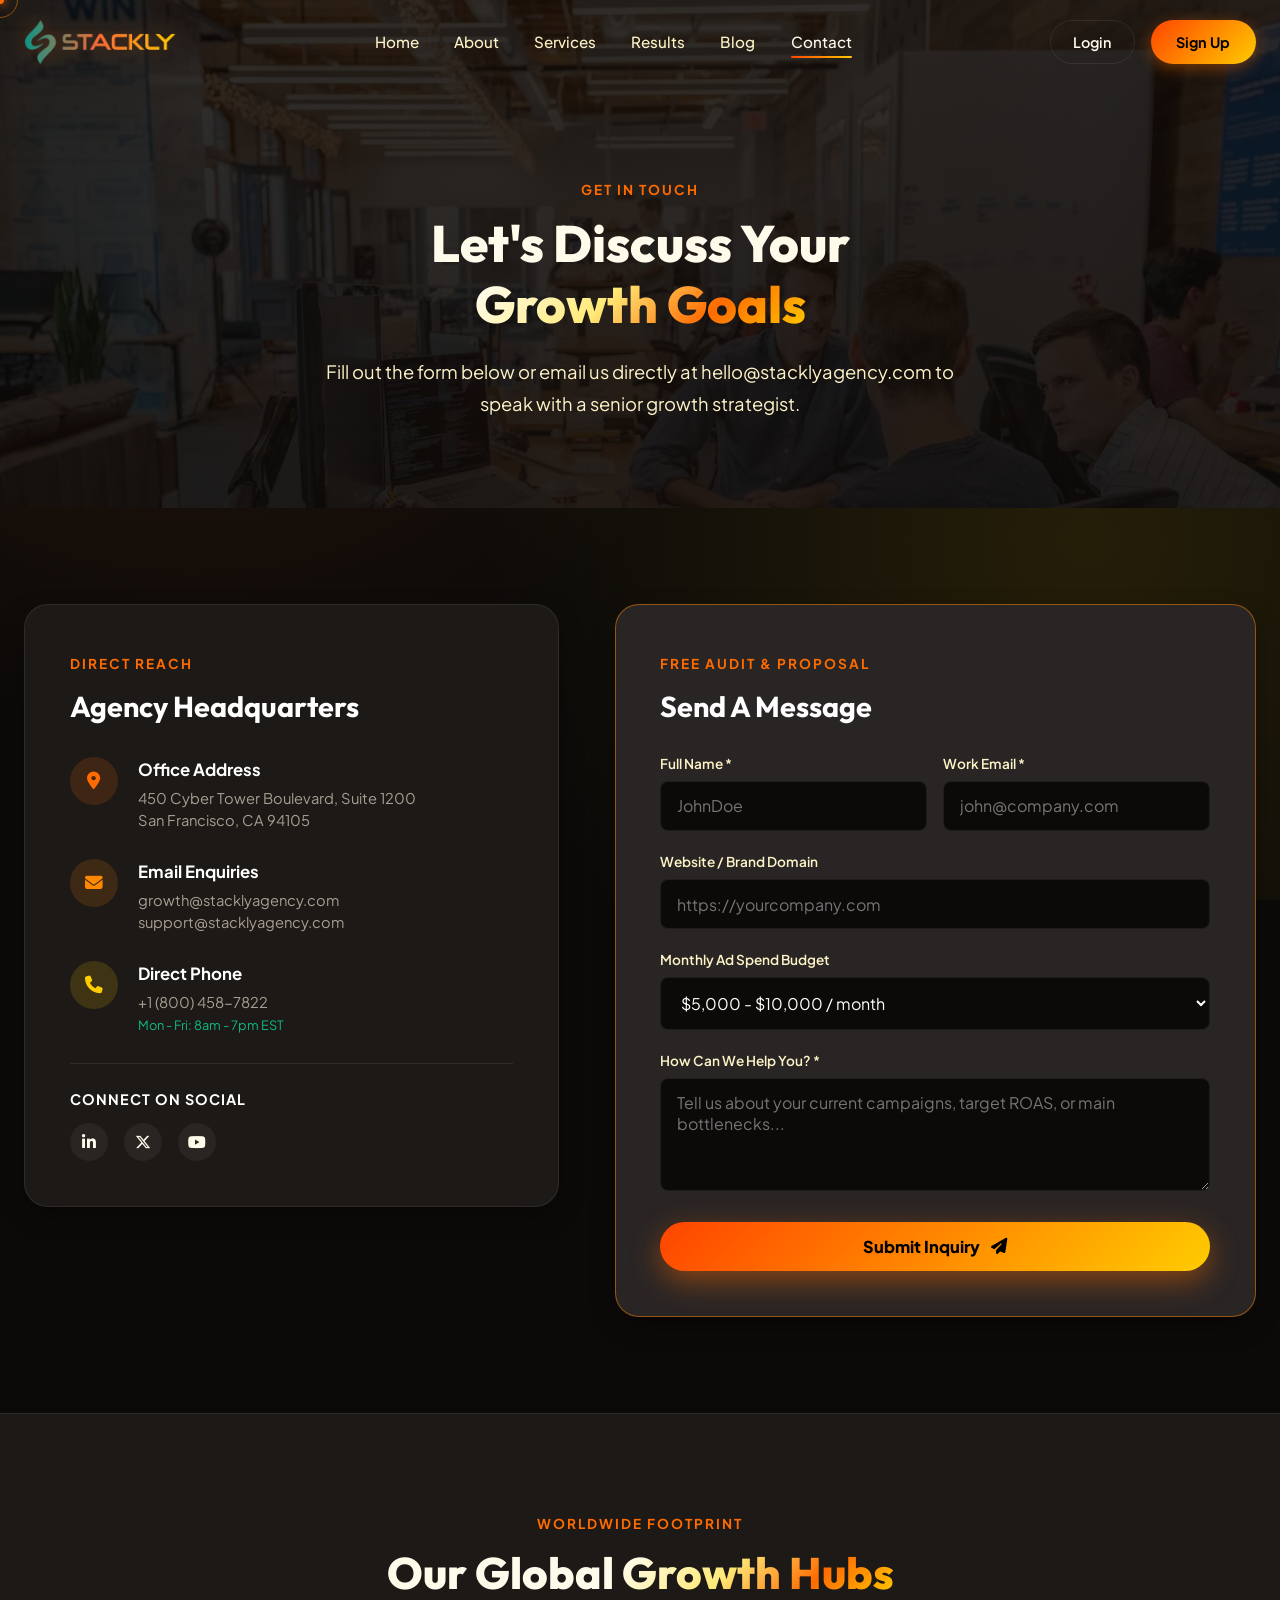
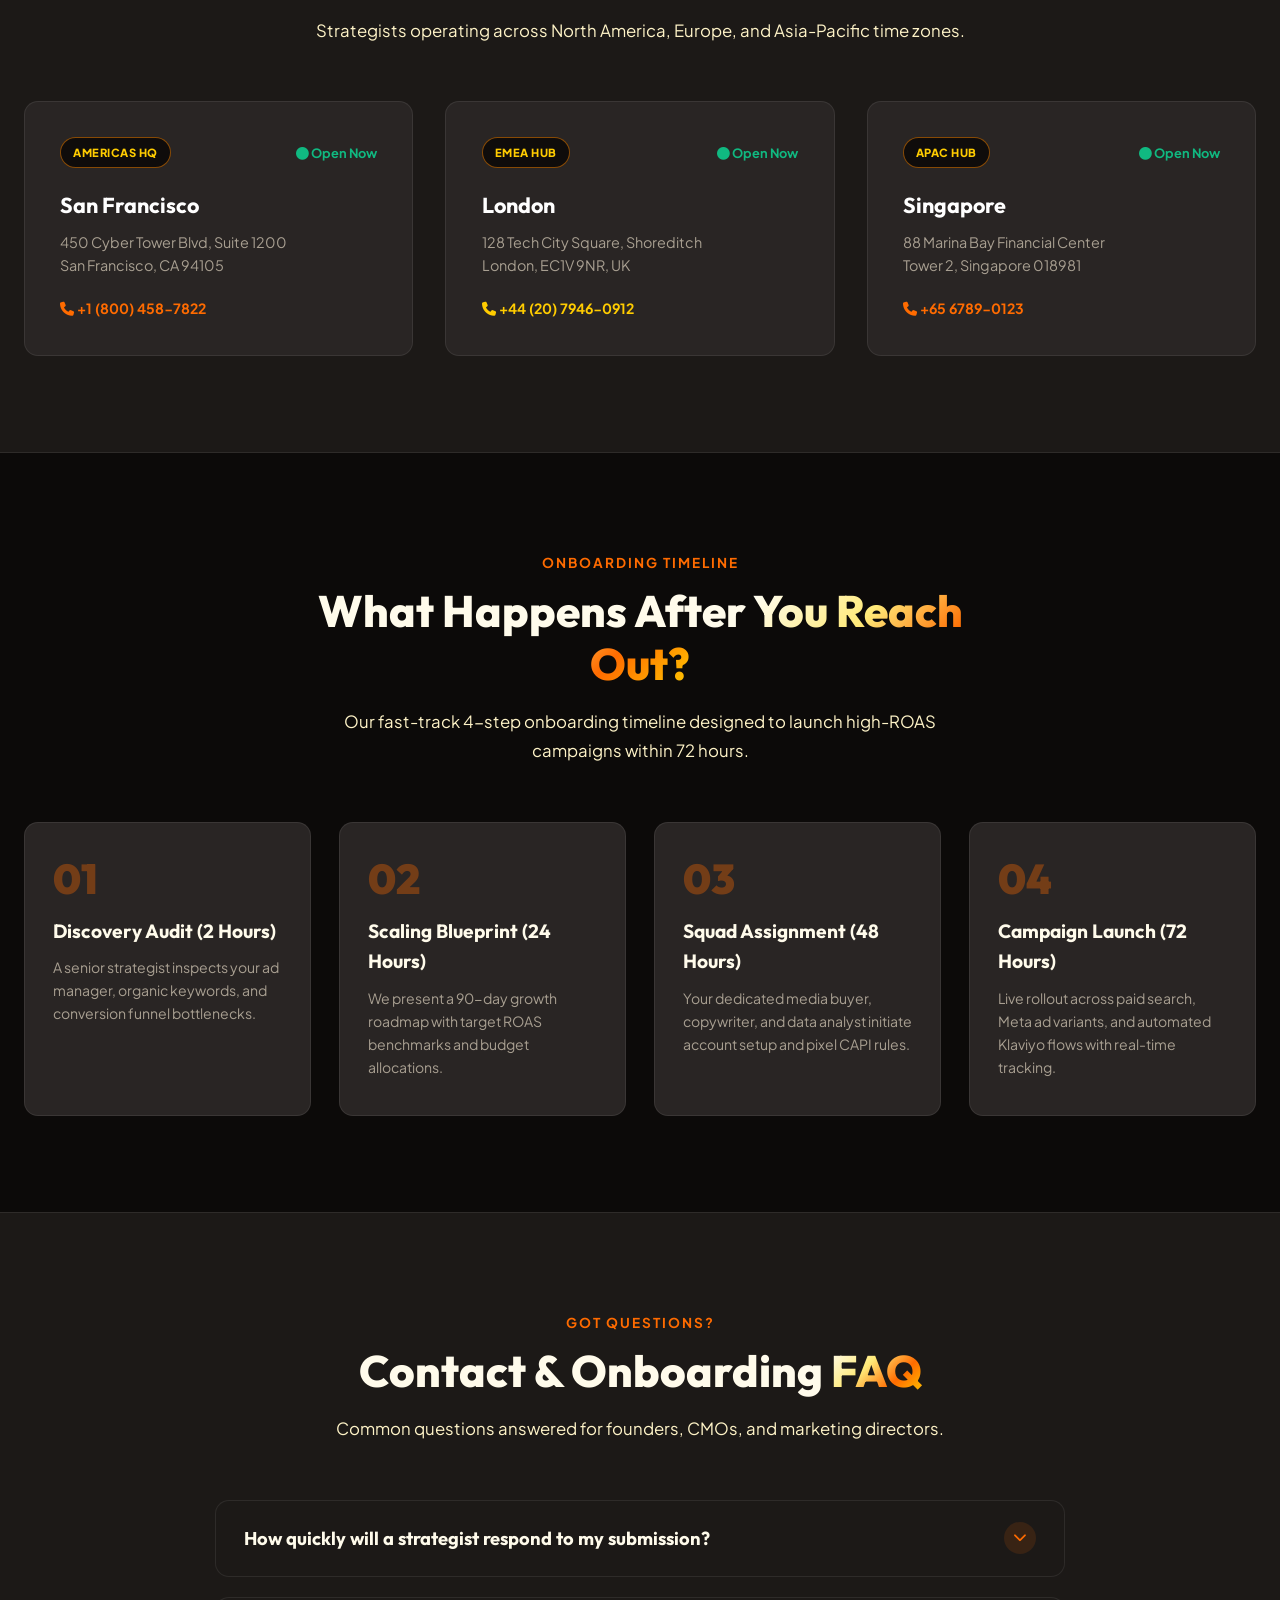
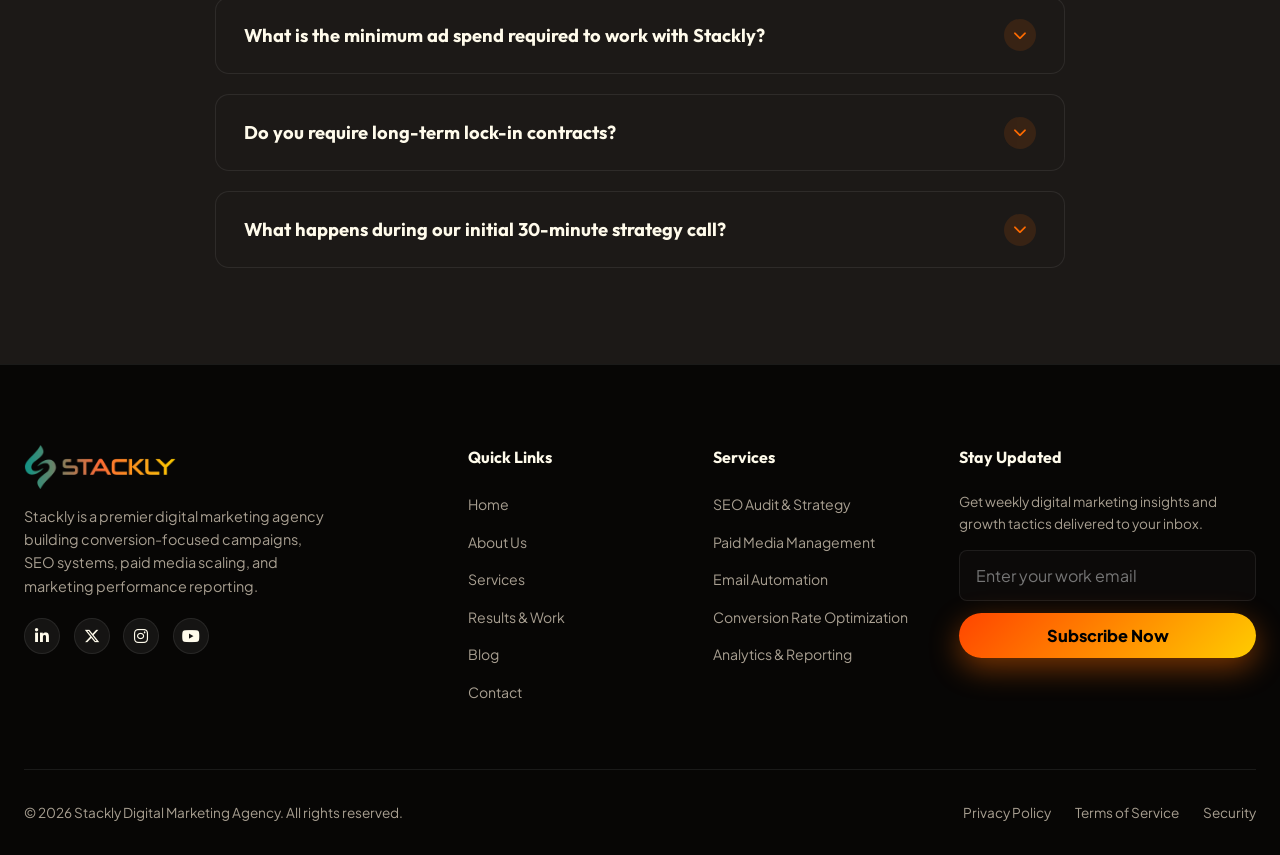
<file: contact.html>
<!DOCTYPE html>
<html lang="en">
<head>
  <meta charset="UTF-8">
  <meta name="viewport" content="width=device-width, initial-scale=1.0">
  <title>Contact Us - Stackly Digital Marketing Agency</title>
  <meta name="description" content="Get in touch with Stackly digital marketing experts. Schedule a campaign audit, request proposal details, or ask questions.">
  
  <link rel="preconnect" href="https://fonts.googleapis.com">
  <link rel="preconnect" href="https://fonts.gstatic.com" crossorigin>
  <link href="https://fonts.googleapis.com/css2?family=Outfit:wght@400;500;600;700;800;900&family=Plus+Jakarta+Sans:wght@300;400;500;600;700;800&display=swap" rel="stylesheet">
  <link rel="stylesheet" href="https://cdnjs.cloudflare.com/ajax/libs/font-awesome/6.5.1/css/all.min.css">
  <script src="https://cdnjs.cloudflare.com/ajax/libs/gsap/3.12.5/gsap.min.js"></script>
  <link rel="stylesheet" href="styles.css">
</head>
<body>

  <div id="scroll-progress"></div>
  <div id="scrolltop" aria-label="Scroll to top"><i class="fa-solid fa-arrow-up"></i></div>
  <div id="cur-dot"></div>
  <div id="cur-ring"></div>

  <!-- NAVBAR -->
  <nav id="navbar" class="scrolled">
    <div class="container nav-inner">
      <a href="index.html" class="nav-logo">
        <img src="logo_gold.webp" alt="Stackly Logo" class="nav-logo-img">
      </a>
      <ul class="nav-menu">
        <li><a href="index.html">Home</a></li>
        <li><a href="about.html">About</a></li>
        <li><a href="services.html">Services</a></li>
        <li><a href="portfolio.html">Results</a></li>
        <li><a href="blog.html">Blog</a></li>
        <li><a href="contact.html" class="active">Contact</a></li>
      </ul>
      <div class="nav-actions">
        <a href="login.html" class="btn-login">Login</a>
        <a href="signup.html" class="btn-register">Sign Up</a>
      </div>
      <div class="hamburger" id="ham">
        <span></span><span></span><span></span>
      </div>
    </div>
  </nav>

  <!-- MOBILE MENU -->
  <div id="mob-menu">
    <span class="mob-close" id="mob-close">&times;</span>
    <div class="mob-menu-logo">
      <img src="logo_gold.webp" alt="Stackly Logo">
    </div>
    <div class="mob-menu-links">
      <a href="index.html">Home</a>
      <a href="about.html">About</a>
      <a href="services.html">Services</a>
      <a href="portfolio.html">Results</a>
      <a href="blog.html">Blog</a>
      <a href="contact.html" class="active">Contact</a>
    </div>
    <div class="mob-menu-actions">
      <a href="login.html" class="mob-menu-btn secondary">Login</a>
      <a href="signup.html" class="mob-menu-btn">Get Started</a>
    </div>
  </div>

  <!-- HEADER -->
  <section style="padding-top: 11rem; padding-bottom: 5.5rem; position: relative; overflow: hidden; background-image: linear-gradient(180deg, rgba(12, 10, 9, 0.85) 0%, rgba(12, 10, 9, 0.92) 100%), radial-gradient(circle at 50% 40%, rgba(255, 107, 0, 0.22) 0%, transparent 65%), url('downloaded_images/scale.webp'); background-size: cover; background-position: center center; background-repeat: no-repeat; background-attachment: fixed;">
    <div class="container" style="position: relative; z-index: 2;">
      <div class="sec-head" style="margin-bottom: 0;">
        <div class="sec-eyebrow">Get In Touch</div>
        <h2 class="sec-title" style="font-size: 3.2rem; margin-bottom: 1.25rem;">Let's Discuss Your <br><span>Growth Goals</span></h2>
        <p class="sec-desc" style="max-width: 720px; margin: 0 auto; font-size: 1.15rem;">Fill out the form below or email us directly at hello@stacklyagency.com to speak with a senior growth strategist.</p>
      </div>
    </div>
  </section>

  <!-- SECTION 1: INQUIRY FORM & HEADQUARTERS INFO -->
  <section id="contact-main" style="padding: 6rem 0;">
    <div class="container">
      <div class="contact-grid-wrapper">
        
        <!-- CONTACT INFO CARD -->
        <div style="background:var(--bg-surface); padding:2.8rem; border-radius:var(--radius-lg); border:1px solid var(--border-light); box-shadow:var(--shadow-card);">
          <div class="sec-eyebrow" style="margin-bottom: 0.5rem;">Direct Reach</div>
          <h3 style="font-family:var(--font-heading); font-size:1.8rem; margin-bottom:1.75rem; color:#fff;">Agency Headquarters</h3>
          
          <div style="display:flex; gap:1.25rem; margin-bottom:1.75rem;">
            <div style="width:48px; height:48px; border-radius:50%; background:rgba(255,107,0,0.15); color:var(--accent-cyan); display:flex; align-items:center; justify-content:center; flex-shrink:0; font-size:1.1rem;">
              <i class="fa-solid fa-location-dot"></i>
            </div>
            <div>
              <strong style="display:block; color:#fff; font-size:1.05rem; margin-bottom:0.2rem;">Office Address</strong>
              <p style="font-size:0.92rem; color:var(--text-muted); line-height:1.5;">450 Cyber Tower Boulevard, Suite 1200<br>San Francisco, CA 94105</p>
            </div>
          </div>

          <div style="display:flex; gap:1.25rem; margin-bottom:1.75rem;">
            <div style="width:48px; height:48px; border-radius:50%; background:rgba(255,136,0,0.15); color:var(--accent-blue); display:flex; align-items:center; justify-content:center; flex-shrink:0; font-size:1.1rem;">
              <i class="fa-solid fa-envelope"></i>
            </div>
            <div>
              <strong style="display:block; color:#fff; font-size:1.05rem; margin-bottom:0.2rem;">Email Enquiries</strong>
              <p style="font-size:0.92rem; color:var(--text-muted); line-height:1.5;">growth@stacklyagency.com<br>support@stacklyagency.com</p>
            </div>
          </div>

          <div style="display:flex; gap:1.25rem; margin-bottom:1.75rem;">
            <div style="width:48px; height:48px; border-radius:50%; background:rgba(255,204,0,0.15); color:var(--accent-purple); display:flex; align-items:center; justify-content:center; flex-shrink:0; font-size:1.1rem;">
              <i class="fa-solid fa-phone"></i>
            </div>
            <div>
              <strong style="display:block; color:#fff; font-size:1.05rem; margin-bottom:0.2rem;">Direct Phone</strong>
              <p style="font-size:0.92rem; color:var(--text-muted); line-height:1.5;">+1 (800) 458-7822<br><span style="font-size:0.8rem; color:var(--accent-emerald);">Mon - Fri: 8am - 7pm EST</span></p>
            </div>
          </div>

          <div style="border-top:1px solid var(--border-light); padding-top:1.5rem; margin-top:1.5rem;">
            <strong style="display:block; color:#fff; font-size:0.9rem; margin-bottom:0.75rem; text-transform:uppercase; letter-spacing:1px;">Connect On Social</strong>
            <div style="display:flex; gap:1rem;">
              <a href="404.html" style="width:38px; height:38px; border-radius:50%; background:rgba(255,255,255,0.05); color:var(--text-primary); display:flex; align-items:center; justify-content:center; transition:var(--transition-fast);"><i class="fa-brands fa-linkedin-in"></i></a>
              <a href="404.html" style="width:38px; height:38px; border-radius:50%; background:rgba(255,255,255,0.05); color:var(--text-primary); display:flex; align-items:center; justify-content:center; transition:var(--transition-fast);"><i class="fa-brands fa-x-twitter"></i></a>
              <a href="404.html" style="width:38px; height:38px; border-radius:50%; background:rgba(255,255,255,0.05); color:var(--text-primary); display:flex; align-items:center; justify-content:center; transition:var(--transition-fast);"><i class="fa-brands fa-youtube"></i></a>
            </div>
          </div>
        </div>

        <!-- CONTACT FORM CARD -->
        <div style="background:var(--bg-surface-elevated); padding:2.8rem; border-radius:var(--radius-lg); border:1px solid var(--border-active); box-shadow:var(--shadow-card);">
          <div class="sec-eyebrow" style="margin-bottom: 0.5rem;">Free Audit & Proposal</div>
          <h3 style="font-family:var(--font-heading); font-size:1.8rem; margin-bottom:1.5rem; color:#fff;">Send A Message</h3>
          
          <form action="404.html">
            <div style="display:grid; grid-template-columns:1fr 1fr; gap:1rem; margin-bottom:1.25rem;">
              <div>
                <label style="display:block; font-size:0.85rem; color:var(--text-secondary); margin-bottom:0.4rem; font-weight:600;">Full Name *</label>
                <input type="text" placeholder="JohnDoe" required pattern="[A-Za-z]{1,16}" maxlength="16" oninput="this.value = this.value.replace(/[^A-Za-z]/g, '').slice(0, 16);" title="Please enter alphabets only without spaces (up to 16 characters)" style="width:100%; padding:0.85rem 1rem; background:var(--bg-primary); border:1px solid var(--border-light); border-radius:var(--radius-sm); color:#fff; font-family:inherit;">
              </div>
              <div>
                <label style="display:block; font-size:0.85rem; color:var(--text-secondary); margin-bottom:0.4rem; font-weight:600;">Work Email *</label>
                <input type="email" placeholder="john@company.com" required style="width:100%; padding:0.85rem 1rem; background:var(--bg-primary); border:1px solid var(--border-light); border-radius:var(--radius-sm); color:#fff; font-family:inherit;">
              </div>
            </div>

            <div style="margin-bottom:1.25rem;">
              <label style="display:block; font-size:0.85rem; color:var(--text-secondary); margin-bottom:0.4rem; font-weight:600;">Website / Brand Domain</label>
              <input type="url" placeholder="https://yourcompany.com" style="width:100%; padding:0.85rem 1rem; background:var(--bg-primary); border:1px solid var(--border-light); border-radius:var(--radius-sm); color:#fff; font-family:inherit;">
            </div>

            <div style="margin-bottom:1.25rem;">
              <label style="display:block; font-size:0.85rem; color:var(--text-secondary); margin-bottom:0.4rem; font-weight:600;">Monthly Ad Spend Budget</label>
              <select style="width:100%; padding:0.85rem 1rem; background:var(--bg-primary); border:1px solid var(--border-light); border-radius:var(--radius-sm); color:#fff; font-family:inherit;">
                <option>$5,000 - $10,000 / month</option>
                <option>$10,000 - $25,000 / month</option>
                <option>$25,000 - $100,000 / month</option>
                <option>$100,000+ / month</option>
              </select>
            </div>

            <div style="margin-bottom:1.5rem;">
              <label style="display:block; font-size:0.85rem; color:var(--text-secondary); margin-bottom:0.4rem; font-weight:600;">How Can We Help You? *</label>
              <textarea rows="4" placeholder="Tell us about your current campaigns, target ROAS, or main bottlenecks..." required style="width:100%; padding:0.85rem 1rem; background:var(--bg-primary); border:1px solid var(--border-light); border-radius:var(--radius-sm); color:#fff; font-family:inherit;"></textarea>
            </div>

            <button type="submit" class="hbtn-main" style="width:100%; justify-content:center; padding:0.9rem;">Submit Inquiry <i class="fa-solid fa-paper-plane"></i></button>
          </form>
        </div>

      </div>
    </div>
  </section>

  <!-- SECTION 2: GLOBAL GROWTH HUBS & LOCATIONS -->
  <section id="contact-locations" style="padding:6rem 0; background:var(--bg-surface); border-top:1px solid var(--border-light); border-bottom:1px solid var(--border-light);">
    <div class="container">
      <div class="sec-head">
        <div class="sec-eyebrow">Worldwide Footprint</div>
        <h2 class="sec-title">Our Global <span>Growth Hubs</span></h2>
        <p class="sec-desc">Strategists operating across North America, Europe, and Asia-Pacific time zones.</p>
      </div>

      <div class="features-grid">
        <!-- LOCATION 1 -->
        <div class="feat-card" style="background:var(--bg-surface-elevated); border:1px solid var(--border-light); padding:2.2rem;">
          <div style="display:flex; justify-content:space-between; align-items:center; margin-bottom:1.25rem;">
            <div class="feat-badge" style="position:static;">AMERICAS HQ</div>
            <span style="font-size:0.8rem; color:var(--accent-emerald); font-weight:700;"><i class="fa-solid fa-circle"></i> Open Now</span>
          </div>
          <h3 style="font-size:1.35rem; margin-bottom:0.5rem; color:#fff;">San Francisco</h3>
          <p style="font-size:0.9rem; color:var(--text-muted); margin-bottom:1.25rem; line-height:1.6;">450 Cyber Tower Blvd, Suite 1200<br>San Francisco, CA 94105</p>
          <div style="font-size:0.88rem; color:var(--accent-cyan); font-weight:700;"><i class="fa-solid fa-phone"></i> +1 (800) 458-7822</div>
        </div>

        <!-- LOCATION 2 -->
        <div class="feat-card" style="background:var(--bg-surface-elevated); border:1px solid var(--border-light); padding:2.2rem;">
          <div style="display:flex; justify-content:space-between; align-items:center; margin-bottom:1.25rem;">
            <div class="feat-badge" style="position:static;">EMEA HUB</div>
            <span style="font-size:0.8rem; color:var(--accent-emerald); font-weight:700;"><i class="fa-solid fa-circle"></i> Open Now</span>
          </div>
          <h3 style="font-size:1.35rem; margin-bottom:0.5rem; color:#fff;">London</h3>
          <p style="font-size:0.9rem; color:var(--text-muted); margin-bottom:1.25rem; line-height:1.6;">128 Tech City Square, Shoreditch<br>London, EC1V 9NR, UK</p>
          <div style="font-size:0.88rem; color:var(--accent-purple); font-weight:700;"><i class="fa-solid fa-phone"></i> +44 (20) 7946-0912</div>
        </div>

        <!-- LOCATION 3 -->
        <div class="feat-card" style="background:var(--bg-surface-elevated); border:1px solid var(--border-light); padding:2.2rem;">
          <div style="display:flex; justify-content:space-between; align-items:center; margin-bottom:1.25rem;">
            <div class="feat-badge" style="position:static;">APAC HUB</div>
            <span style="font-size:0.8rem; color:var(--accent-emerald); font-weight:700;"><i class="fa-solid fa-circle"></i> Open Now</span>
          </div>
          <h3 style="font-size:1.35rem; margin-bottom:0.5rem; color:#fff;">Singapore</h3>
          <p style="font-size:0.9rem; color:var(--text-muted); margin-bottom:1.25rem; line-height:1.6;">88 Marina Bay Financial Center<br>Tower 2, Singapore 018981</p>
          <div style="font-size:0.88rem; color:var(--accent-cyan); font-weight:700;"><i class="fa-solid fa-phone"></i> +65 6789-0123</div>
        </div>
      </div>
    </div>
  </section>

  <!-- SECTION 3: WHAT HAPPENS NEXT ONBOARDING ROADMAP -->
  <section id="contact-process" style="padding:6rem 0;">
    <div class="container">
      <div class="sec-head">
        <div class="sec-eyebrow">Onboarding Timeline</div>
        <h2 class="sec-title">What Happens After <span>You Reach Out?</span></h2>
        <p class="sec-desc">Our fast-track 4-step onboarding timeline designed to launch high-ROAS campaigns within 72 hours.</p>
      </div>

      <div class="process-grid">
        <div class="process-card" style="padding:2.2rem 1.75rem;">
          <div class="step-num">01</div>
          <h4 style="font-size:1.2rem; margin-bottom:0.6rem;">Discovery Audit (2 Hours)</h4>
          <p style="font-size:0.88rem; color:var(--text-muted); line-height:1.65;">A senior strategist inspects your ad manager, organic keywords, and conversion funnel bottlenecks.</p>
        </div>

        <div class="process-card" style="padding:2.2rem 1.75rem;">
          <div class="step-num">02</div>
          <h4 style="font-size:1.2rem; margin-bottom:0.6rem;">Scaling Blueprint (24 Hours)</h4>
          <p style="font-size:0.88rem; color:var(--text-muted); line-height:1.65;">We present a 90-day growth roadmap with target ROAS benchmarks and budget allocations.</p>
        </div>

        <div class="process-card" style="padding:2.2rem 1.75rem;">
          <div class="step-num">03</div>
          <h4 style="font-size:1.2rem; margin-bottom:0.6rem;">Squad Assignment (48 Hours)</h4>
          <p style="font-size:0.88rem; color:var(--text-muted); line-height:1.65;">Your dedicated media buyer, copywriter, and data analyst initiate account setup and pixel CAPI rules.</p>
        </div>

        <div class="process-card" style="padding:2.2rem 1.75rem;">
          <div class="step-num">04</div>
          <h4 style="font-size:1.2rem; margin-bottom:0.6rem;">Campaign Launch (72 Hours)</h4>
          <p style="font-size:0.88rem; color:var(--text-muted); line-height:1.65;">Live rollout across paid search, Meta ad variants, and automated Klaviyo flows with real-time tracking.</p>
        </div>
      </div>
    </div>
  </section>

  <!-- SECTION 4: CONTACT FAQ ACCORDION -->
  <section id="contact-faq" style="padding:6rem 0; background:var(--bg-surface); border-top:1px solid var(--border-light);">
    <div class="container">
      <div class="sec-head">
        <div class="sec-eyebrow">Got Questions?</div>
        <h2 class="sec-title">Contact & Onboarding <span>FAQ</span></h2>
        <p class="sec-desc">Common questions answered for founders, CMOs, and marketing directors.</p>
      </div>

      <div class="faq-grid">
        <div class="faq-item">
          <div class="faq-header">
            <span>How quickly will a strategist respond to my submission?</span>
            <div class="faq-icon"><i class="fa-solid fa-chevron-down"></i></div>
          </div>
          <div class="faq-body">
            <p>Our average response time during business hours is under 30 minutes. All submissions receive a dedicated audit response within a maximum of 2 business hours.</p>
          </div>
        </div>

        <div class="faq-item">
          <div class="faq-header">
            <span>What is the minimum ad spend required to work with Stackly?</span>
            <div class="faq-icon"><i class="fa-solid fa-chevron-down"></i></div>
          </div>
          <div class="faq-body">
            <p>We work best with brands spending $5,000/month or more across paid channels (Google Ads, Meta, LinkedIn, TikTok) to ensure statistical significance for testing.</p>
          </div>
        </div>

        <div class="faq-item">
          <div class="faq-header">
            <span>Do you require long-term lock-in contracts?</span>
            <div class="faq-icon"><i class="fa-solid fa-chevron-down"></i></div>
          </div>
          <div class="faq-body">
            <p>No. We operate on performance-driven month-to-month or 90-day growth cycles with clear KPI milestones. You retain 100% ownership of all ad accounts and creative assets.</p>
          </div>
        </div>

        <div class="faq-item">
          <div class="faq-header">
            <span>What happens during our initial 30-minute strategy call?</span>
            <div class="faq-icon"><i class="fa-solid fa-chevron-down"></i></div>
          </div>
          <div class="faq-body">
            <p>We review your current acquisition costs (CAC), target ROAS, conversion funnel, and deliver an actionable 3-part growth quick-win tear-down before pitching services.</p>
          </div>
        </div>
      </div>
    </div>
  </section>


  <!-- FOOTER -->
  <footer>
    <div class="container">
      <div class="footer-grid">
        <div class="footer-brand">
          <a href="index.html">
            <img src="logo_gold.webp" alt="Stackly Logo" style="height:44px;">
          </a>
          <p>Stackly is a premier digital marketing agency building conversion-focused campaigns, SEO systems, paid media scaling, and marketing performance reporting.</p>
          <div class="footer-social" style="display:flex; gap:0.85rem; margin-top:1.25rem;">
            <a href="404.html" style="width:36px; height:36px; border-radius:50%; background:rgba(255,255,255,0.06); border:1px solid var(--border-light); color:var(--text-primary); display:flex; align-items:center; justify-content:center; transition:var(--transition-fast);" aria-label="LinkedIn"><i class="fa-brands fa-linkedin-in"></i></a>
            <a href="404.html" style="width:36px; height:36px; border-radius:50%; background:rgba(255,255,255,0.06); border:1px solid var(--border-light); color:var(--text-primary); display:flex; align-items:center; justify-content:center; transition:var(--transition-fast);" aria-label="X Twitter"><i class="fa-brands fa-x-twitter"></i></a>
            <a href="404.html" style="width:36px; height:36px; border-radius:50%; background:rgba(255,255,255,0.06); border:1px solid var(--border-light); color:var(--text-primary); display:flex; align-items:center; justify-content:center; transition:var(--transition-fast);" aria-label="Instagram"><i class="fa-brands fa-instagram"></i></a>
            <a href="404.html" style="width:36px; height:36px; border-radius:50%; background:rgba(255,255,255,0.06); border:1px solid var(--border-light); color:var(--text-primary); display:flex; align-items:center; justify-content:center; transition:var(--transition-fast);" aria-label="YouTube"><i class="fa-brands fa-youtube"></i></a>
          </div>
        </div>

        <div class="footer-col">
          <h5>Quick Links</h5>
          <ul>
            <li><a href="index.html">Home</a></li>
            <li><a href="about.html">About Us</a></li>
            <li><a href="services.html">Services</a></li>
            <li><a href="portfolio.html">Results & Work</a></li>
            <li><a href="blog.html">Blog</a></li>
            <li><a href="contact.html">Contact</a></li>
          </ul>
        </div>

        <div class="footer-col">
          <h5>Services</h5>
          <ul>
            <li><a href="404.html">SEO Audit & Strategy</a></li>
            <li><a href="404.html">Paid Media Management</a></li>
            <li><a href="404.html">Email Automation</a></li>
            <li><a href="404.html">Conversion Rate Optimization</a></li>
            <li><a href="404.html">Analytics & Reporting</a></li>
          </ul>
        </div>

        <div class="footer-col footer-newsletter">
          <h5>Stay Updated</h5>
          <p style="font-size:0.85rem; color:var(--text-muted); margin-bottom:1rem;">Get weekly digital marketing insights and growth tactics delivered to your inbox.</p>
          <form action="404.html">
            <input type="email" placeholder="Enter your work email" required style="width:100%; padding:0.85rem 1rem; background:var(--bg-primary); border:1px solid var(--border-light); border-radius:var(--radius-sm); color:#fff; margin-bottom:0.75rem;">
            <button type="submit" class="hbtn-main" style="width:100%; justify-content:center; padding:0.75rem 1.25rem;">Subscribe Now</button>
          </form>
        </div>
      </div>

      <div class="footer-bottom">
        <div>&copy; 2026 Stackly Digital Marketing Agency. All rights reserved.</div>
        <div style="display:flex; gap:1.5rem;">
          <a href="404.html">Privacy Policy</a>
          <a href="404.html">Terms of Service</a>
          <a href="404.html">Security</a>
        </div>
      </div>
    </div>
  </footer>

  <script src="script.js"></script>
</body>
</html>
</file>
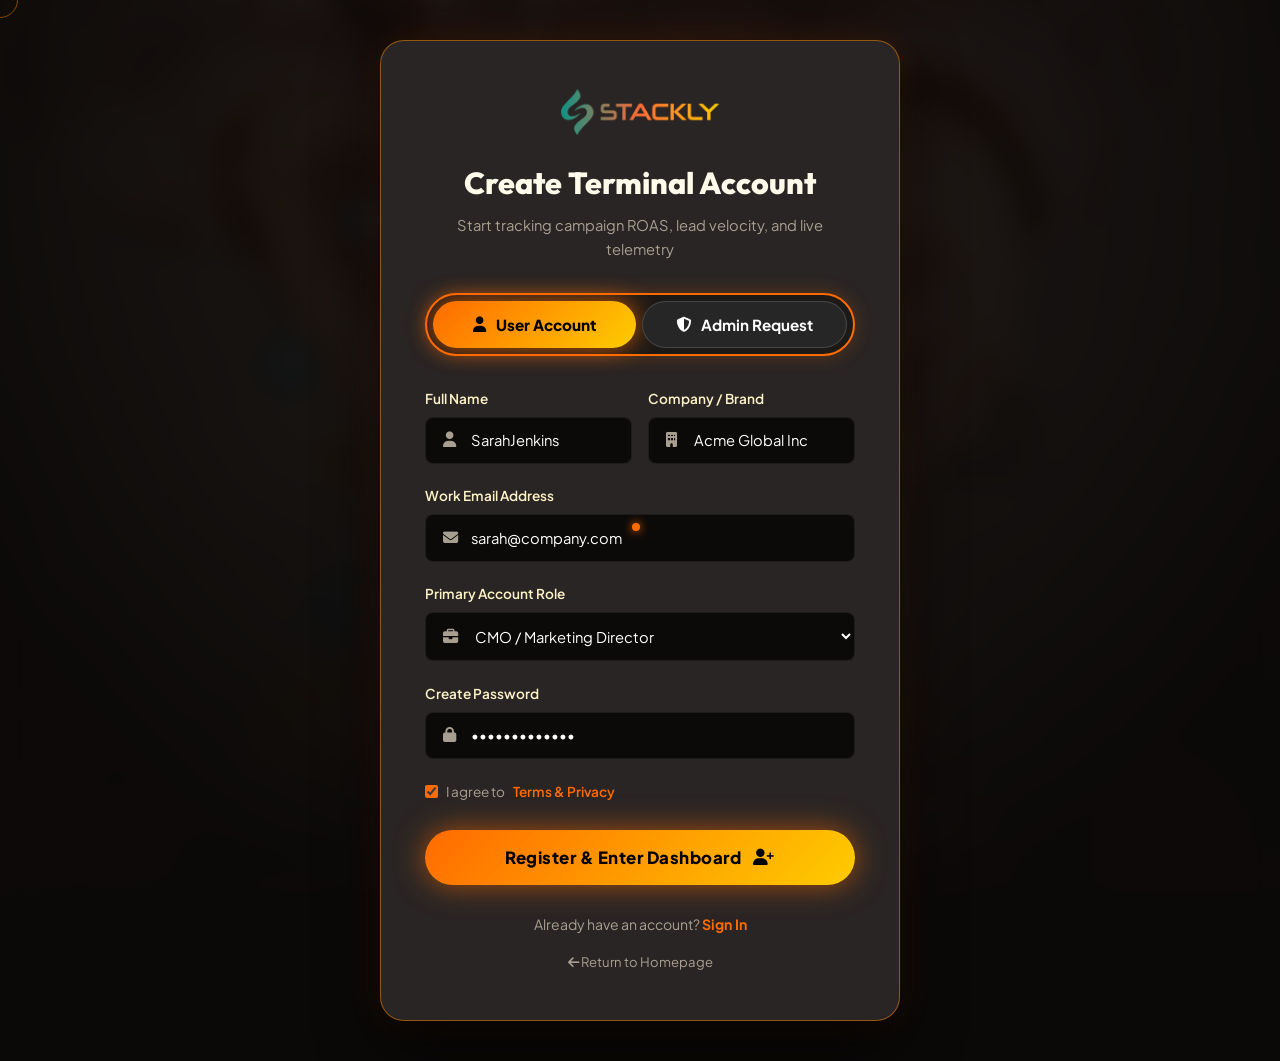
<file: create-account.html>
<!DOCTYPE html>
<html lang="en">
<head>
  <meta charset="UTF-8">
  <meta name="viewport" content="width=device-width, initial-scale=1.0">
  <title>Create Account - Stackly Growth Portal</title>
  <meta name="description" content="Register your brand or agency account to access live performance metrics and campaign dashboards.">
  
  <link rel="preconnect" href="https://fonts.googleapis.com">
  <link rel="preconnect" href="https://fonts.gstatic.com" crossorigin>
  <link href="https://fonts.googleapis.com/css2?family=Outfit:wght@400;500;600;700;800;900&family=Plus+Jakarta+Sans:wght@300;400;500;600;700;800&display=swap" rel="stylesheet">
  <link rel="stylesheet" href="https://cdnjs.cloudflare.com/ajax/libs/font-awesome/6.5.1/css/all.min.css">
  <link rel="stylesheet" href="styles.css">
</head>
<body class="auth-body">

  <div class="auth-overlay"></div>

  <div id="cur-dot"></div>
  <div id="cur-ring"></div>

  <div class="auth-card" style="max-width:520px;">
    <div class="auth-logo">
      <a href="index.html">
        <img src="logo_gold.webp" alt="Stackly Logo">
      </a>
    </div>

    <div class="auth-header">
      <h2>Create Terminal Account</h2>
      <p>Start tracking campaign ROAS, lead velocity, and live telemetry</p>
    </div>

    <!-- DUAL ROLE TOGGLE SWITCH FOR ACCOUNT REGISTRATION -->
    <div class="role-toggle-container">
      <button type="button" class="role-toggle-btn active" id="regUserRole" onclick="setRegRole('user')">
        <i class="fa-solid fa-user"></i> User Account
      </button>
      <button type="button" class="role-toggle-btn" id="regAdminRole" onclick="setRegRole('admin')">
        <i class="fa-solid fa-shield-halved"></i> Admin Request
      </button>
    </div>


    <form onsubmit="window.location.href='dashboard.html'; return false;">
      <div style="display:grid; grid-template-columns:1fr 1fr; gap:1rem;">
        <div class="form-group">
          <label for="fullname">Full Name</label>
          <div class="input-with-icon">
            <i class="fa-solid fa-user"></i>
            <input type="text" id="fullname" placeholder="SarahJenkins" required pattern="[A-Za-z]{1,16}" maxlength="16" oninput="this.value = this.value.replace(/[^A-Za-z]/g, '').slice(0, 16);" title="Please enter alphabets only without spaces (up to 16 characters)" value="SarahJenkins">
          </div>
        </div>

        <div class="form-group">
          <label for="company">Company / Brand</label>
          <div class="input-with-icon">
            <i class="fa-solid fa-building"></i>
            <input type="text" id="company" placeholder="Acme Global Inc" required value="Acme Global Inc">
          </div>
        </div>
      </div>

      <div class="form-group">
        <label for="email">Work Email Address</label>
        <div class="input-with-icon">
          <i class="fa-solid fa-envelope"></i>
          <input type="email" id="email" placeholder="sarah@company.com" required value="sarah@company.com">
        </div>
      </div>

      <div class="form-group">
        <label for="role">Primary Account Role</label>
        <div class="input-with-icon">
          <i class="fa-solid fa-briefcase"></i>
          <select id="role" required>
            <option>CMO / Marketing Director</option>
            <option>Founder / CEO</option>
            <option>Growth Lead / Media Buyer</option>
            <option>E-Commerce Brand Director</option>
          </select>
        </div>
      </div>

      <div class="form-group">
        <label for="password">Create Password</label>
        <div class="input-with-icon">
          <i class="fa-solid fa-lock"></i>
          <input type="password" id="password" placeholder="Minimum 8 characters" required value="Password@2026">
        </div>
      </div>

      <div class="form-options">
        <label>
          <input type="checkbox" checked required style="accent-color:var(--accent-cyan);"> I agree to <a href="#">Terms & Privacy</a>
        </label>
      </div>

      <button type="submit" class="btn-glow-gold" style="width:100%; justify-content:center; padding:1.05rem; font-size:1.05rem; font-weight:800; color:#000000; background:linear-gradient(135deg, #ff6b00 0%, #ffcc00 100%);">
        Register & Enter Dashboard <i class="fa-solid fa-user-plus"></i>
      </button>

    </form>

    <div style="text-align:center; margin-top:1.75rem; font-size:0.88rem; color:var(--text-muted);">
      Already have an account? <a href="login.html" style="color:var(--accent-cyan); font-weight:700;">Sign In</a>
    </div>

    <div style="text-align:center; margin-top:1rem; font-size:0.82rem;">
      <a href="index.html" style="color:var(--text-muted); text-decoration:none; transition:color 0.2s;" onmouseover="this.style.color='var(--accent-cyan)';" onmouseout="this.style.color='var(--text-muted)';">
        <i class="fa-solid fa-arrow-left"></i> Return to Homepage
      </a>
    </div>
  </div>

  <script src="script.js"></script>
</body>
</html>
</file>
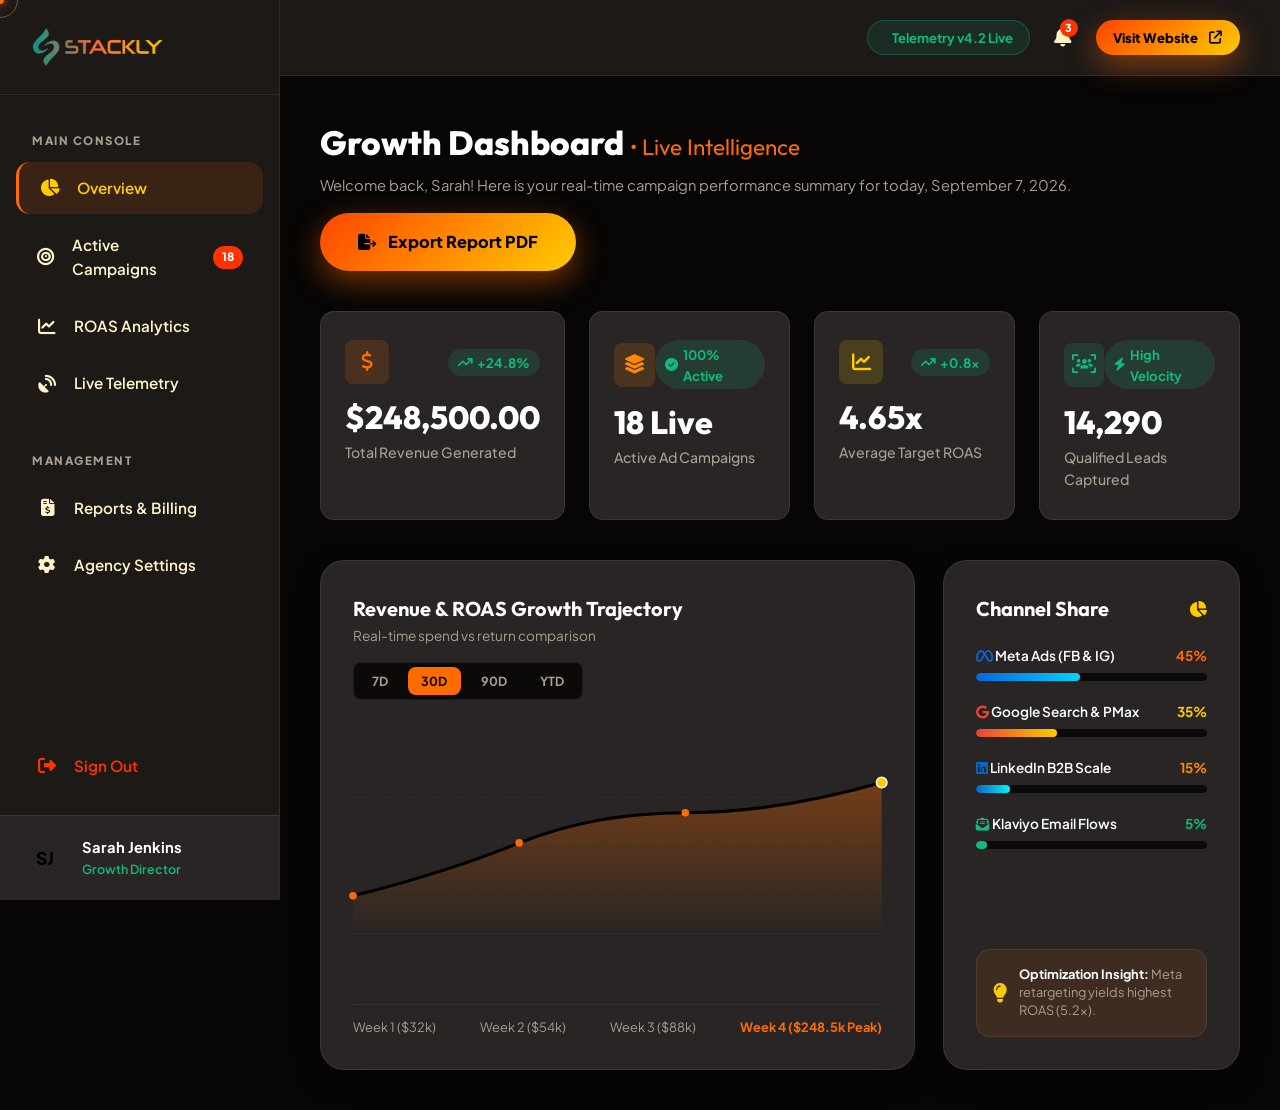
<file: dashboard.html>
<!DOCTYPE html>
<html lang="en">
<head>
  <meta charset="UTF-8">
  <meta name="viewport" content="width=device-width, initial-scale=1.0">
  <title>Growth Dashboard - Stackly Client Portal</title>
  <meta name="description" content="Real-time marketing campaign analytics, ROAS tracking, and live supply chain telemetry portal.">
  
  <link rel="preconnect" href="https://fonts.googleapis.com">
  <link rel="preconnect" href="https://fonts.gstatic.com" crossorigin>
  <link href="https://fonts.googleapis.com/css2?family=Outfit:wght@400;500;600;700;800;900&family=Plus+Jakarta+Sans:wght@300;400;500;600;700;800&display=swap" rel="stylesheet">
  <link rel="stylesheet" href="https://cdnjs.cloudflare.com/ajax/libs/font-awesome/6.5.1/css/all.min.css">
  <link rel="stylesheet" href="styles.css">
</head>
<body>

  <div id="cur-dot"></div>
  <div id="cur-ring"></div>

  <div class="db-container">

    <!-- SIDEBAR -->
    <aside class="db-sidebar" id="dbSidebar">
      <div class="db-sidebar-brand" style="justify-content:space-between; align-items:center;">
        <a href="index.html">
          <img src="logo_gold.webp" alt="Stackly Logo">
        </a>
        <button id="dbSidebarClose" style="display:none; background:transparent; border:none; color:var(--text-muted); font-size:1.4rem; cursor:pointer;" onclick="document.getElementById('dbSidebar').classList.remove('active');">
          <i class="fa-solid fa-xmark"></i>
        </button>
      </div>

      <div class="db-sidebar-menu">
        <div class="db-menu-label">Main Console</div>
        <a href="#overview" class="db-menu-link active" onclick="switchDashboardTab('overview', this, event)">
          <i class="fa-solid fa-chart-pie"></i> Overview
        </a>
        <a href="#campaigns" class="db-menu-link" onclick="switchDashboardTab('campaigns', this, event)">
          <i class="fa-solid fa-bullseye"></i> Active Campaigns <span class="db-menu-badge">18</span>
        </a>
        <a href="#analytics" class="db-menu-link" onclick="switchDashboardTab('analytics', this, event)">
          <i class="fa-solid fa-chart-line"></i> ROAS Analytics
        </a>
        <a href="#telemetry" class="db-menu-link" onclick="switchDashboardTab('telemetry', this, event)">
          <i class="fa-solid fa-satellite-dish"></i> Live Telemetry
        </a>

        <div class="db-menu-label" style="margin-top:1.5rem;">Management</div>
        <a href="#reports" class="db-menu-link" onclick="switchDashboardTab('reports', this, event)">
          <i class="fa-solid fa-file-invoice-dollar"></i> Reports & Billing
        </a>
        <a href="#settings" class="db-menu-link" onclick="switchDashboardTab('settings', this, event)">
          <i class="fa-solid fa-gear"></i> Agency Settings
        </a>
        <a href="login.html" class="db-menu-link" style="color:var(--accent-pink); margin-top:auto;">
          <i class="fa-solid fa-right-from-bracket"></i> Sign Out
        </a>
      </div>

      <div class="db-sidebar-user">
        <div class="db-user-avatar">SJ</div>
        <div class="db-user-info">
          <div class="db-user-name">Sarah Jenkins</div>
          <div class="db-user-role">Growth Director</div>
        </div>
      </div>
    </aside>

    <!-- MAIN CONTENT -->
    <main class="db-main">
      
      <!-- TOPBAR -->
      <header class="db-topbar">
        <div style="display:flex; align-items:center; gap:0.75rem;">
          <button class="hamburger" id="dbMobToggle" aria-label="Toggle Navigation Menu" onclick="document.getElementById('dbSidebar').classList.toggle('active');">
            <span></span><span></span><span></span>
          </button>
          <a href="index.html" class="db-mob-logo">
            <img src="logo_gold.webp" alt="Stackly Logo">
          </a>
        </div>

        <div class="db-topbar-actions">
          <span class="db-status-pill">
            <span class="pulse-dot"></span> Telemetry v4.2 Live
          </span>

          <a href="404.html" style="position:relative; cursor:pointer; text-decoration:none;">
            <i class="fa-solid fa-bell" style="font-size:1.25rem; color:var(--text-secondary);"></i>
            <span style="position:absolute; top:-6px; right:-6px; background:var(--accent-pink); color:#fff; font-size:0.68rem; font-weight:800; width:18px; height:18px; border-radius:50%; display:flex; align-items:center; justify-content:center;">3</span>
          </a>

          <a href="404.html" class="hbtn-main" style="padding:0.45rem 1.1rem; font-size:0.82rem;">
            Visit Website <i class="fa-solid fa-arrow-up-right-from-square"></i>
          </a>
        </div>
      </header>

      <!-- CONTENT BODY -->
      <div class="db-content">

        <!-- TAB 1: OVERVIEW -->
        <div id="tab-overview" class="db-tab-content" style="display:flex; flex-direction:column; gap:2.5rem;">
          <div style="display:flex; justify-content:space-between; align-items:center; flex-wrap:wrap; gap:1rem;">
            <div>
              <h1 style="font-family:var(--font-heading); font-size:2.1rem; font-weight:800; color:#fff; margin-bottom:0.25rem;">
                Growth Dashboard <span style="font-weight:400; font-size:1.4rem; color:var(--accent-cyan);">• Live Intelligence</span>
              </h1>
              <p style="font-size:0.92rem; color:var(--text-muted);">
                Welcome back, Sarah! Here is your real-time campaign performance summary for today, September 7, 2026.
              </p>
            </div>

            <a href="404.html" class="hbtn-main">
              <i class="fa-solid fa-file-export"></i> Export Report PDF
            </a>
          </div>

          <div class="db-metrics-grid">
            <div class="db-metric-card">
              <div class="db-metric-top">
                <div class="db-metric-icon" style="background:rgba(255,107,0,0.15); color:var(--accent-cyan);">
                  <i class="fa-solid fa-dollar-sign"></i>
                </div>
                <span class="db-metric-trend trend-up"><i class="fa-solid fa-arrow-trend-up"></i> +24.8%</span>
              </div>
              <div class="db-metric-val">$248,500.00</div>
              <div class="db-metric-title">Total Revenue Generated</div>
            </div>

            <div class="db-metric-card">
              <div class="db-metric-top">
                <div class="db-metric-icon" style="background:rgba(255,136,0,0.15); color:var(--accent-blue);">
                  <i class="fa-solid fa-layer-group"></i>
                </div>
                <span class="db-metric-trend trend-up"><i class="fa-solid fa-circle-check"></i> 100% Active</span>
              </div>
              <div class="db-metric-val">18 Live</div>
              <div class="db-metric-title">Active Ad Campaigns</div>
            </div>

            <div class="db-metric-card">
              <div class="db-metric-top">
                <div class="db-metric-icon" style="background:rgba(255,204,0,0.15); color:var(--accent-purple);">
                  <i class="fa-solid fa-chart-line"></i>
                </div>
                <span class="db-metric-trend trend-up"><i class="fa-solid fa-arrow-trend-up"></i> +0.8x</span>
              </div>
              <div class="db-metric-val">4.65x</div>
              <div class="db-metric-title">Average Target ROAS</div>
            </div>

            <div class="db-metric-card">
              <div class="db-metric-top">
                <div class="db-metric-icon" style="background:rgba(16,185,129,0.15); color:var(--accent-emerald);">
                  <i class="fa-solid fa-users-viewfinder"></i>
                </div>
                <span class="db-metric-trend trend-up"><i class="fa-solid fa-bolt"></i> High Velocity</span>
              </div>
              <div class="db-metric-val">14,290</div>
              <div class="db-metric-title">Qualified Leads Captured</div>
            </div>
          </div>

          <div class="db-analytics-grid">
            <div class="db-card-box">
              <div class="db-box-head">
                <div>
                  <h3 class="db-box-title">Revenue & ROAS Growth Trajectory</h3>
                  <p style="font-size:0.85rem; color:var(--text-muted);">Real-time spend vs return comparison</p>
                </div>
                <div class="db-tab-pills">
                  <button class="db-tab-btn" onclick="setActiveTimeTab(this)">7D</button>
                  <button class="db-tab-btn active" onclick="setActiveTimeTab(this)">30D</button>
                  <button class="db-tab-btn" onclick="setActiveTimeTab(this)">90D</button>
                  <button class="db-tab-btn" onclick="setActiveTimeTab(this)">YTD</button>
                </div>
              </div>

              <div style="position:relative; width:100%; height:260px;">
                <svg viewBox="0 0 700 240" style="width:100%; height:100%; overflow:visible;">
                  <defs>
                    <linearGradient id="chartGrad" x1="0" y1="0" x2="0" y2="1">
                      <stop offset="0%" stop-color="var(--accent-cyan)" stop-opacity="0.35"/>
                      <stop offset="100%" stop-color="var(--accent-cyan)" stop-opacity="0.0"/>
                    </linearGradient>
                    <linearGradient id="lineGrad" x1="0" y1="0" x2="1" y2="0">
                      <stop offset="0%" stop-color="var(--accent-orange)"/>
                      <stop offset="100%" stop-color="var(--accent-yellow)"/>
                    </linearGradient>
                  </defs>
                  <line x1="0" y1="40" x2="700" y2="40" stroke="rgba(255,255,255,0.06)" stroke-dasharray="4"/>
                  <line x1="0" y1="100" x2="700" y2="100" stroke="rgba(255,255,255,0.06)" stroke-dasharray="4"/>
                  <line x1="0" y1="160" x2="700" y2="160" stroke="rgba(255,255,255,0.06)" stroke-dasharray="4"/>
                  <line x1="0" y1="220" x2="700" y2="220" stroke="rgba(255,255,255,0.06)"/>
                  <path d="M 0 220 L 0 170 Q 120 140 220 100 T 440 60 T 700 20 L 700 220 Z" fill="url(#chartGrad)"/>
                  <path d="M 0 170 Q 120 140 220 100 T 440 60 T 700 20" fill="none" stroke="url(#lineGrad)" stroke-width="4" stroke-linecap="round"/>
                  <circle cx="0" cy="170" r="5" fill="var(--accent-cyan)"/>
                  <circle cx="220" cy="100" r="5" fill="var(--accent-cyan)"/>
                  <circle cx="440" cy="60" r="5" fill="var(--accent-cyan)"/>
                  <circle cx="700" cy="20" r="7" fill="var(--accent-purple)" stroke="#fff" stroke-width="2"/>
                </svg>
              </div>

              <div class="db-chart-labels">
                <span>Week 1 ($32k)</span>
                <span>Week 2 ($54k)</span>
                <span>Week 3 ($88k)</span>
                <span class="db-chart-peak">Week 4 ($248.5k Peak)</span>
              </div>
            </div>

            <div class="db-card-box" style="display:flex; flex-direction:column; justify-content:space-between;">
              <div>
                <div class="db-box-head" style="margin-bottom:1.25rem;">
                  <h3 class="db-box-title">Channel Share</h3>
                  <i class="fa-solid fa-pie-chart" style="color:var(--accent-purple);"></i>
                </div>
                <div style="display:flex; flex-direction:column; gap:1.25rem;">
                  <div>
                    <div style="display:flex; justify-content:space-between; font-size:0.85rem; margin-bottom:0.4rem;">
                      <span style="color:#fff; font-weight:600;"><i class="fa-brands fa-meta" style="color:#0668e1;"></i> Meta Ads (FB & IG)</span>
                      <strong style="color:var(--accent-cyan);">45%</strong>
                    </div>
                    <div style="width:100%; height:8px; background:var(--bg-primary); border-radius:4px; overflow:hidden;">
                      <div style="width:45%; height:100%; background:linear-gradient(90deg, #0668e1, #00d4ff); border-radius:4px;"></div>
                    </div>
                  </div>
                  <div>
                    <div style="display:flex; justify-content:space-between; font-size:0.85rem; margin-bottom:0.4rem;">
                      <span style="color:#fff; font-weight:600;"><i class="fa-brands fa-google" style="color:#ea4335;"></i> Google Search & PMax</span>
                      <strong style="color:var(--accent-purple);">35%</strong>
                    </div>
                    <div style="width:100%; height:8px; background:var(--bg-primary); border-radius:4px; overflow:hidden;">
                      <div style="width:35%; height:100%; background:linear-gradient(90deg, #ea4335, #ffcc00); border-radius:4px;"></div>
                    </div>
                  </div>
                  <div>
                    <div style="display:flex; justify-content:space-between; font-size:0.85rem; margin-bottom:0.4rem;">
                      <span style="color:#fff; font-weight:600;"><i class="fa-brands fa-linkedin" style="color:#0a66c2;"></i> LinkedIn B2B Scale</span>
                      <strong style="color:var(--accent-blue);">15%</strong>
                    </div>
                    <div style="width:100%; height:8px; background:var(--bg-primary); border-radius:4px; overflow:hidden;">
                      <div style="width:15%; height:100%; background:linear-gradient(90deg, #0a66c2, #00f2fe); border-radius:4px;"></div>
                    </div>
                  </div>
                  <div>
                    <div style="display:flex; justify-content:space-between; font-size:0.85rem; margin-bottom:0.4rem;">
                      <span style="color:#fff; font-weight:600;"><i class="fa-solid fa-envelope-open-text" style="color:var(--accent-emerald);"></i> Klaviyo Email Flows</span>
                      <strong style="color:var(--accent-emerald);">5%</strong>
                    </div>
                    <div style="width:100%; height:8px; background:var(--bg-primary); border-radius:4px; overflow:hidden;">
                      <div style="width:5%; height:100%; background:var(--accent-emerald); border-radius:4px;"></div>
                    </div>
                  </div>
                </div>
              </div>

              <div style="background:rgba(255,107,0,0.1); border:1px solid var(--border-light); border-radius:var(--radius-md); padding:1rem; margin-top:1.5rem; display:flex; align-items:center; gap:0.75rem;">
                <i class="fa-solid fa-lightbulb" style="color:var(--accent-purple); font-size:1.2rem;"></i>
                <div style="font-size:0.8rem; color:var(--text-muted); line-height:1.4;">
                  <strong style="color:#fff;">Optimization Insight:</strong> Meta retargeting yields highest ROAS (5.2x).
                </div>
              </div>
            </div>
          </div>
        </div>

        <!-- TAB 2: ACTIVE CAMPAIGNS -->
        <div id="tab-campaigns" class="db-tab-content" style="display:none; flex-direction:column; gap:2.5rem;">
          <div style="display:flex; justify-content:space-between; align-items:center; flex-wrap:wrap; gap:1rem;">
            <div>
              <h1 style="font-family:var(--font-heading); font-size:2.1rem; font-weight:800; color:#fff; margin-bottom:0.25rem;">
                Active Campaigns Deck <span style="font-weight:400; font-size:1.4rem; color:var(--accent-cyan);">• 18 Operational</span>
              </h1>
              <p style="font-size:0.92rem; color:var(--text-muted);">
                Detailed operational status, daily ad budgets, and ROAS thresholds across paid search, Meta, LinkedIn, and TikTok.
              </p>
            </div>
            <a href="404.html" class="hbtn-main">
              <i class="fa-solid fa-plus"></i> Launch New Campaign
            </a>
          </div>

          <div class="db-metrics-grid">
            <div class="db-metric-card">
              <div class="db-metric-top">
                <div class="db-metric-icon" style="background:rgba(255,107,0,0.15); color:var(--accent-cyan);"><i class="fa-solid fa-bullseye"></i></div>
                <span class="db-metric-trend trend-up"><i class="fa-solid fa-check"></i> Live</span>
              </div>
              <div class="db-metric-val">$38,400 / day</div>
              <div class="db-metric-title">Total Daily Ad Budget</div>
            </div>
            <div class="db-metric-card">
              <div class="db-metric-top">
                <div class="db-metric-icon" style="background:rgba(16,185,129,0.15); color:var(--accent-emerald);"><i class="fa-solid fa-circle-play"></i></div>
                <span class="db-metric-trend trend-up">High Performance</span>
              </div>
              <div class="db-metric-val">14 Scaling</div>
              <div class="db-metric-title">High ROAS Scaling Sets</div>
            </div>
            <div class="db-metric-card">
              <div class="db-metric-top">
                <div class="db-metric-icon" style="background:rgba(255,204,0,0.15); color:var(--accent-purple);"><i class="fa-solid fa-sliders"></i></div>
                <span class="db-metric-trend trend-up">Optimizing</span>
              </div>
              <div class="db-metric-val">4 Optimizing</div>
              <div class="db-metric-title">Creative Testing Set</div>
            </div>
            <div class="db-metric-card">
              <div class="db-metric-top">
                <div class="db-metric-icon" style="background:rgba(255,136,0,0.15); color:var(--accent-blue);"><i class="fa-solid fa-hand-pointer"></i></div>
                <span class="db-metric-trend trend-up">-12% CAC</span>
              </div>
              <div class="db-metric-val">$1.42</div>
              <div class="db-metric-title">Average Cost Per Click</div>
            </div>
          </div>

          <div class="db-card-box">
            <div class="db-box-head">
              <div>
                <h3 class="db-box-title">Campaign Control Deck</h3>
                <p style="font-size:0.85rem; color:var(--text-muted);">Manage real-time budgets, platform channels, and ROAS parameters</p>
              </div>
            </div>
            <div class="db-table-wrap">
              <table class="db-table">
                <thead>
                  <tr>
                    <th>Campaign Name</th>
                    <th>Channel Platform</th>
                    <th>Daily Budget</th>
                    <th>Target ROAS</th>
                    <th>Actual ROAS</th>
                    <th>Status</th>
                    <th>Action</th>
                  </tr>
                </thead>
                <tbody>
                  <tr>
                    <td><strong style="color:#fff;">E-Commerce Scale Q3</strong><br><span style="font-size:0.78rem; color:var(--text-muted);">#CMP-9482</span></td>
                    <td><i class="fa-brands fa-meta" style="color:#0668e1;"></i> Meta Ads</td>
                    <td>$2,500 / day</td>
                    <td>4.50x</td>
                    <td><strong style="color:var(--accent-emerald);">5.20x</strong></td>
                    <td><span class="status-badge badge-active"><i class="fa-solid fa-circle"></i> Active</span></td>
                    <td><a href="404.html" class="db-tab-btn" style="text-decoration:none;"><i class="fa-solid fa-sliders"></i> Adjust</a></td>
                  </tr>
                  <tr>
                    <td><strong style="color:#fff;">B2B Enterprise Search</strong><br><span style="font-size:0.78rem; color:var(--text-muted);">#CMP-8310</span></td>
                    <td><i class="fa-brands fa-google" style="color:#ea4335;"></i> Google Ads</td>
                    <td>$1,800 / day</td>
                    <td>3.80x</td>
                    <td><strong style="color:var(--accent-emerald);">4.15x</strong></td>
                    <td><span class="status-badge badge-active"><i class="fa-solid fa-circle"></i> Active</span></td>
                    <td><a href="404.html" class="db-tab-btn" style="text-decoration:none;"><i class="fa-solid fa-sliders"></i> Adjust</a></td>
                  </tr>
                  <tr>
                    <td><strong style="color:#fff;">Account Retargeting Sync</strong><br><span style="font-size:0.78rem; color:var(--text-muted);">#CMP-7741</span></td>
                    <td><i class="fa-brands fa-linkedin" style="color:#0a66c2;"></i> LinkedIn Ads</td>
                    <td>$950 / day</td>
                    <td>3.00x</td>
                    <td><strong style="color:var(--accent-purple);">3.45x</strong></td>
                    <td><span class="status-badge badge-optimizing"><i class="fa-solid fa-gear fa-spin"></i> Optimizing</span></td>
                    <td><a href="404.html" class="db-tab-btn" style="text-decoration:none;"><i class="fa-solid fa-sliders"></i> Adjust</a></td>
                  </tr>
                  <tr>
                    <td><strong style="color:#fff;">Lifecycle Automated Flows</strong><br><span style="font-size:0.78rem; color:var(--text-muted);">#CMP-6204</span></td>
                    <td><i class="fa-solid fa-envelope-open-text" style="color:var(--accent-emerald);"></i> Klaviyo Email</td>
                    <td>$400 / day</td>
                    <td>8.00x</td>
                    <td><strong style="color:var(--accent-emerald);">9.80x</strong></td>
                    <td><span class="status-badge badge-active"><i class="fa-solid fa-circle"></i> Active</span></td>
                    <td><a href="404.html" class="db-tab-btn" style="text-decoration:none;"><i class="fa-solid fa-sliders"></i> Adjust</a></td>
                  </tr>
                  <tr>
                    <td><strong style="color:#fff;">TikTok Video Hook Viral</strong><br><span style="font-size:0.78rem; color:var(--text-muted);">#CMP-5109</span></td>
                    <td><i class="fa-brands fa-tiktok" style="color:#ff0050;"></i> TikTok Ads</td>
                    <td>$1,200 / day</td>
                    <td>3.50x</td>
                    <td><strong style="color:var(--accent-yellow);">2.90x</strong></td>
                    <td><span class="status-badge badge-paused"><i class="fa-solid fa-pause"></i> Paused</span></td>
                    <td><a href="404.html" class="db-tab-btn" style="text-decoration:none;"><i class="fa-solid fa-play"></i> Resume</a></td>
                  </tr>
                </tbody>
              </table>
            </div>
          </div>
        </div>

        <!-- TAB 3: ROAS ANALYTICS -->
        <div id="tab-analytics" class="db-tab-content" style="display:none; flex-direction:column; gap:2.5rem;">
          <div style="display:flex; justify-content:space-between; align-items:center; flex-wrap:wrap; gap:1rem;">
            <div>
              <h1 style="font-family:var(--font-heading); font-size:2.1rem; font-weight:800; color:#fff; margin-bottom:0.25rem;">
                ROAS Analytics <span style="font-weight:400; font-size:1.4rem; color:var(--accent-purple);">• Multi-Touch Attribution</span>
              </h1>
              <p style="font-size:0.92rem; color:var(--text-muted);">
                In-depth return on ad spend (ROAS) telemetry, channel CAC benchmarks, and conversion velocity tracking.
              </p>
            </div>
          </div>

          <div class="db-metrics-grid">
            <div class="db-metric-card">
              <div class="db-metric-top">
                <div class="db-metric-icon" style="background:rgba(255,204,0,0.15); color:var(--accent-purple);"><i class="fa-solid fa-chart-line"></i></div>
                <span class="db-metric-trend trend-up">+0.8x vs Target</span>
              </div>
              <div class="db-metric-val">4.65x</div>
              <div class="db-metric-title">Blended Portfolio ROAS</div>
            </div>
            <div class="db-metric-card">
              <div class="db-metric-top">
                <div class="db-metric-icon" style="background:rgba(255,107,0,0.15); color:var(--accent-cyan);"><i class="fa-brands fa-meta"></i></div>
                <span class="db-metric-trend trend-up">Peak Channel</span>
              </div>
              <div class="db-metric-val">5.20x</div>
              <div class="db-metric-title">Meta Retargeting ROAS</div>
            </div>
            <div class="db-metric-card">
              <div class="db-metric-top">
                <div class="db-metric-icon" style="background:rgba(16,185,129,0.15); color:var(--accent-emerald);"><i class="fa-solid fa-user-check"></i></div>
                <span class="db-metric-trend trend-up">-15% YoY</span>
              </div>
              <div class="db-metric-val">$18.40</div>
              <div class="db-metric-title">Blended CAC (Acquisition Cost)</div>
            </div>
            <div class="db-metric-card">
              <div class="db-metric-top">
                <div class="db-metric-icon" style="background:rgba(255,136,0,0.15); color:var(--accent-blue);"><i class="fa-solid fa-receipt"></i></div>
                <span class="db-metric-trend trend-up">+34% LTV</span>
              </div>
              <div class="db-metric-val">$248,500</div>
              <div class="db-metric-title">Net Conversion Value</div>
            </div>
          </div>

          <div class="db-card-box">
            <div class="db-box-head">
              <h3 class="db-box-title">Channel Conversion Funnel Analysis</h3>
            </div>
            <div class="db-table-wrap">
              <table class="db-table">
                <thead>
                  <tr>
                    <th>Channel</th>
                    <th>Impressions</th>
                    <th>Clicks</th>
                    <th>CTR</th>
                    <th>Conversions</th>
                    <th>Conversion ROAS</th>
                  </tr>
                </thead>
                <tbody>
                  <tr>
                    <td><strong style="color:#fff;">Meta Paid Social</strong></td>
                    <td>1,420,000</td>
                    <td>42,600</td>
                    <td>3.00%</td>
                    <td>6,390</td>
                    <td><strong style="color:var(--accent-emerald);">5.20x</strong></td>
                  </tr>
                  <tr>
                    <td><strong style="color:#fff;">Google Search & PMax</strong></td>
                    <td>980,000</td>
                    <td>34,300</td>
                    <td>3.50%</td>
                    <td>5,145</td>
                    <td><strong style="color:var(--accent-emerald);">4.15x</strong></td>
                  </tr>
                  <tr>
                    <td><strong style="color:#fff;">LinkedIn B2B Scale</strong></td>
                    <td>310,000</td>
                    <td>9,300</td>
                    <td>3.00%</td>
                    <td>1,395</td>
                    <td><strong style="color:var(--accent-purple);">3.45x</strong></td>
                  </tr>
                  <tr>
                    <td><strong style="color:#fff;">Klaviyo Email Flows</strong></td>
                    <td>150,000</td>
                    <td>22,500</td>
                    <td>15.00%</td>
                    <td>1,360</td>
                    <td><strong style="color:var(--accent-emerald);">9.80x</strong></td>
                  </tr>
                </tbody>
              </table>
            </div>
          </div>
        </div>

        <!-- TAB 4: LIVE TELEMETRY -->
        <div id="tab-telemetry" class="db-tab-content" style="display:none; flex-direction:column; gap:2.5rem;">
          <div style="display:flex; justify-content:space-between; align-items:center; flex-wrap:wrap; gap:1rem;">
            <div>
              <h1 style="font-family:var(--font-heading); font-size:2.1rem; font-weight:800; color:#fff; margin-bottom:0.25rem;">
                Live Telemetry <span style="font-weight:400; font-size:1.4rem; color:var(--accent-emerald);">• CAPI Event Stream</span>
              </h1>
              <p style="font-size:0.92rem; color:var(--text-muted);">
                Server-side Conversion API telemetry stream, node latencies, and automated conversion trigger logs.
              </p>
            </div>
            <span class="db-status-pill"><span class="pulse-dot"></span> 100% CAPI Sync Active</span>
          </div>

          <div class="db-metrics-grid">
            <div class="db-metric-card">
              <div class="db-metric-top">
                <div class="db-metric-icon" style="background:rgba(16,185,129,0.15); color:var(--accent-emerald);"><i class="fa-solid fa-server"></i></div>
                <span class="db-metric-trend trend-up">Optimal</span>
              </div>
              <div class="db-metric-val">99.98%</div>
              <div class="db-metric-title">CAPI Event Sync Rate</div>
            </div>
            <div class="db-metric-card">
              <div class="db-metric-top">
                <div class="db-metric-icon" style="background:rgba(255,107,0,0.15); color:var(--accent-cyan);"><i class="fa-solid fa-gauge-high"></i></div>
                <span class="db-metric-trend trend-up">8ms Average</span>
              </div>
              <div class="db-metric-val">12ms</div>
              <div class="db-metric-title">Server Response Latency</div>
            </div>
            <div class="db-metric-card">
              <div class="db-metric-top">
                <div class="db-metric-icon" style="background:rgba(255,204,0,0.15); color:var(--accent-purple);"><i class="fa-solid fa-database"></i></div>
                <span class="db-metric-trend trend-up">Streaming</span>
              </div>
              <div class="db-metric-val">1,420,890</div>
              <div class="db-metric-title">Total Telemetry Events</div>
            </div>
            <div class="db-metric-card">
              <div class="db-metric-top">
                <div class="db-metric-icon" style="background:rgba(255,136,0,0.15); color:var(--accent-blue);"><i class="fa-solid fa-shield"></i></div>
                <span class="db-metric-trend trend-up">Zero Drops</span>
              </div>
              <div class="db-metric-val">0 Dropped</div>
              <div class="db-metric-title">Failed Conversion Events</div>
            </div>
          </div>

          <div class="db-card-box">
            <div class="db-box-head">
              <h3 class="db-box-title">Live CAPI Server Payload Log</h3>
            </div>
            <div class="db-table-wrap">
              <table class="db-table">
                <thead>
                  <tr>
                    <th>Event ID</th>
                    <th>Event Type</th>
                    <th>Channel Node</th>
                    <th>Server Region</th>
                    <th>Latency</th>
                    <th>Sync Status</th>
                  </tr>
                </thead>
                <tbody>
                  <tr>
                    <td><code style="color:var(--accent-cyan);">EVT-990214</code></td>
                    <td><strong style="color:#fff;">Purchase ($240.00)</strong></td>
                    <td>Meta CAPI Hub</td>
                    <td>Node-SF-01</td>
                    <td>8ms</td>
                    <td><span class="status-badge badge-active">Synced</span></td>
                  </tr>
                  <tr>
                    <td><code style="color:var(--accent-cyan);">EVT-990213</code></td>
                    <td><strong style="color:#fff;">Lead Form Submission</strong></td>
                    <td>Google Ads API</td>
                    <td>Node-LON-02</td>
                    <td>12ms</td>
                    <td><span class="status-badge badge-active">Synced</span></td>
                  </tr>
                  <tr>
                    <td><code style="color:var(--accent-cyan);">EVT-990212</code></td>
                    <td><strong style="color:#fff;">AddToCart ($180.00)</strong></td>
                    <td>Meta CAPI Hub</td>
                    <td>Node-SF-01</td>
                    <td>9ms</td>
                    <td><span class="status-badge badge-active">Synced</span></td>
                  </tr>
                  <tr>
                    <td><code style="color:var(--accent-cyan);">EVT-990211</code></td>
                    <td><strong style="color:#fff;">Klaviyo Flow Triggered</strong></td>
                    <td>Klaviyo Webhook</td>
                    <td>Node-SGP-03</td>
                    <td>15ms</td>
                    <td><span class="status-badge badge-active">Synced</span></td>
                  </tr>
                </tbody>
              </table>
            </div>
          </div>
        </div>

        <!-- TAB 5: REPORTS & BILLING -->
        <div id="tab-reports" class="db-tab-content" style="display:none; flex-direction:column; gap:2.5rem;">
          <div style="display:flex; justify-content:space-between; align-items:center; flex-wrap:wrap; gap:1rem;">
            <div>
              <h1 style="font-family:var(--font-heading); font-size:2.1rem; font-weight:800; color:#fff; margin-bottom:0.25rem;">
                Reports & Billing <span style="font-weight:400; font-size:1.4rem; color:var(--accent-blue);">• Financial Statements</span>
              </h1>
              <p style="font-size:0.92rem; color:var(--text-muted);">
                Monthly ad spend invoices, agency retainer statements, and automated PDF report downloads.
              </p>
            </div>
            <a href="404.html" class="hbtn-main">
              <i class="fa-solid fa-file-pdf"></i> Download Latest Invoice
            </a>
          </div>

          <div class="db-metrics-grid">
            <div class="db-metric-card">
              <div class="db-metric-top">
                <div class="db-metric-icon" style="background:rgba(255,107,0,0.15); color:var(--accent-cyan);"><i class="fa-solid fa-wallet"></i></div>
                <span class="db-metric-trend trend-up">Current Cycle</span>
              </div>
              <div class="db-metric-val">$42,850.00</div>
              <div class="db-metric-title">Current Month Ad Spend</div>
            </div>
            <div class="db-metric-card">
              <div class="db-metric-top">
                <div class="db-metric-icon" style="background:rgba(16,185,129,0.15); color:var(--accent-emerald);"><i class="fa-solid fa-check-double"></i></div>
                <span class="db-metric-trend trend-up">Paid</span>
              </div>
              <div class="db-metric-val">$0.00</div>
              <div class="db-metric-title">Outstanding Balance</div>
            </div>
            <div class="db-metric-card">
              <div class="db-metric-top">
                <div class="db-metric-icon" style="background:rgba(255,204,0,0.15); color:var(--accent-purple);"><i class="fa-solid fa-calendar-days"></i></div>
                <span class="db-metric-trend trend-up">Auto Pay</span>
              </div>
              <div class="db-metric-val">Oct 1, 2026</div>
              <div class="db-metric-title">Next Invoice Date</div>
            </div>
            <div class="db-metric-card">
              <div class="db-metric-top">
                <div class="db-metric-icon" style="background:rgba(255,136,0,0.15); color:var(--accent-blue);"><i class="fa-solid fa-file-invoice"></i></div>
                <span class="db-metric-trend trend-up">Complete</span>
              </div>
              <div class="db-metric-val">12 Invoices</div>
              <div class="db-metric-title">Total Statements Processed</div>
            </div>
          </div>

          <div class="db-card-box">
            <div class="db-box-head">
              <h3 class="db-box-title">Invoice & Payment Statement History</h3>
            </div>
            <div class="db-table-wrap">
              <table class="db-table">
                <thead>
                  <tr>
                    <th>Invoice ID</th>
                    <th>Billing Period</th>
                    <th>Ad Spend</th>
                    <th>Agency Fee</th>
                    <th>Status</th>
                    <th>Action</th>
                  </tr>
                </thead>
                <tbody>
                  <tr>
                    <td><strong style="color:#fff;">INV-2026-08</strong></td>
                    <td>Aug 1 - Aug 31, 2026</td>
                    <td>$42,850.00</td>
                    <td>$4,285.00</td>
                    <td><span class="status-badge badge-active">Paid</span></td>
                    <td><a href="404.html" class="db-tab-btn" style="text-decoration:none;"><i class="fa-solid fa-download"></i> PDF</a></td>
                  </tr>
                  <tr>
                    <td><strong style="color:#fff;">INV-2026-07</strong></td>
                    <td>Jul 1 - Jul 31, 2026</td>
                    <td>$38,400.00</td>
                    <td>$3,840.00</td>
                    <td><span class="status-badge badge-active">Paid</span></td>
                    <td><a href="404.html" class="db-tab-btn" style="text-decoration:none;"><i class="fa-solid fa-download"></i> PDF</a></td>
                  </tr>
                  <tr>
                    <td><strong style="color:#fff;">INV-2026-06</strong></td>
                    <td>Jun 1 - Jun 30, 2026</td>
                    <td>$35,100.00</td>
                    <td>$3,510.00</td>
                    <td><span class="status-badge badge-active">Paid</span></td>
                    <td><a href="404.html" class="db-tab-btn" style="text-decoration:none;"><i class="fa-solid fa-download"></i> PDF</a></td>
                  </tr>
                </tbody>
              </table>
            </div>
          </div>
        </div>

        <!-- TAB 6: AGENCY SETTINGS -->
        <div id="tab-settings" class="db-tab-content" style="display:none; flex-direction:column; gap:2.5rem;">
          <div style="display:flex; justify-content:space-between; align-items:center; flex-wrap:wrap; gap:1rem;">
            <div>
              <h1 style="font-family:var(--font-heading); font-size:2.1rem; font-weight:800; color:#fff; margin-bottom:0.25rem;">
                Agency Settings <span style="font-weight:400; font-size:1.4rem; color:var(--accent-yellow);">• Account Configuration</span>
              </h1>
              <p style="font-size:0.92rem; color:var(--text-muted);">
                Brand profile parameters, CAPI API tokens, ROAS alert notifications, and security credentials.
              </p>
            </div>
          </div>

          <div class="db-metrics-grid">
            <div class="db-metric-card">
              <div class="db-metric-top">
                <div class="db-metric-icon" style="background:rgba(255,107,0,0.15); color:var(--accent-cyan);"><i class="fa-solid fa-user-gear"></i></div>
                <span class="db-metric-trend trend-up">Active VIP</span>
              </div>
              <div class="db-metric-val">Enterprise</div>
              <div class="db-metric-title">Account Tier</div>
            </div>
            <div class="db-metric-card">
              <div class="db-metric-top">
                <div class="db-metric-icon" style="background:rgba(16,185,129,0.15); color:var(--accent-emerald);"><i class="fa-solid fa-key"></i></div>
                <span class="db-metric-trend trend-up">Verified</span>
              </div>
              <div class="db-metric-val">2 Keys</div>
              <div class="db-metric-title">Active API Tokens</div>
            </div>
            <div class="db-metric-card">
              <div class="db-metric-top">
                <div class="db-metric-icon" style="background:rgba(255,204,0,0.15); color:var(--accent-purple);"><i class="fa-solid fa-shield-halved"></i></div>
                <span class="db-metric-trend trend-up">Secured</span>
              </div>
              <div class="db-metric-val">Enabled</div>
              <div class="db-metric-title">Two-Factor Authentication</div>
            </div>
            <div class="db-metric-card">
              <div class="db-metric-top">
                <div class="db-metric-icon" style="background:rgba(255,136,0,0.15); color:var(--accent-blue);"><i class="fa-solid fa-bell"></i></div>
                <span class="db-metric-trend trend-up">Active</span>
              </div>
              <div class="db-metric-val">Instant</div>
              <div class="db-metric-title">ROAS Drop Alerts</div>
            </div>
          </div>

          <div class="db-card-box">
            <div class="db-box-head">
              <h3 class="db-box-title">Account & Brand Configuration Form</h3>
            </div>
            <form action="404.html">
              <div class="db-form-row" style="margin-bottom:1.25rem;">
                <div>
                  <label style="display:block; font-size:0.85rem; color:var(--text-secondary); margin-bottom:0.4rem; font-weight:600;">Brand / Company Name</label>
                  <input type="text" value="Acme Global Inc" style="width:100%; padding:0.85rem 1rem; background:var(--bg-primary); border:1px solid var(--border-light); border-radius:var(--radius-sm); color:#fff; font-family:inherit;">
                </div>
                <div>
                  <label style="display:block; font-size:0.85rem; color:var(--text-secondary); margin-bottom:0.4rem; font-weight:600;">Primary Account Email</label>
                  <input type="email" value="sarah@company.com" style="width:100%; padding:0.85rem 1rem; background:var(--bg-primary); border:1px solid var(--border-light); border-radius:var(--radius-sm); color:#fff; font-family:inherit;">
                </div>
              </div>

              <div class="db-form-row" style="margin-bottom:1.5rem;">
                <div>
                  <label style="display:block; font-size:0.85rem; color:var(--text-secondary); margin-bottom:0.4rem; font-weight:600;">Meta CAPI Pixel ID</label>
                  <input type="text" value="PXL-884029104" style="width:100%; padding:0.85rem 1rem; background:var(--bg-primary); border:1px solid var(--border-light); border-radius:var(--radius-sm); color:#fff; font-family:inherit;">
                </div>
                <div>
                  <label style="display:block; font-size:0.85rem; color:var(--text-secondary); margin-bottom:0.4rem; font-weight:600;">Google Conversion Token</label>
                  <input type="text" value="G-CONV-993021" style="width:100%; padding:0.85rem 1rem; background:var(--bg-primary); border:1px solid var(--border-light); border-radius:var(--radius-sm); color:#fff; font-family:inherit;">
                </div>
              </div>

              <button type="submit" class="hbtn-main" style="padding:0.9rem 2rem;">Save Configuration Settings <i class="fa-solid fa-floppy-disk"></i></button>
            </form>
          </div>
        </div>

      </div>
    </main>

  </div>

  <script src="script.js"></script>
  <script>
    function setActiveTimeTab(btn) {
      document.querySelectorAll('.db-tab-btn').forEach(b => b.classList.remove('active'));
      btn.classList.add('active');
    }

    function switchDashboardTab(tabName, element, event) {
      if (event) event.preventDefault();
      
      // Update active sidebar menu link
      document.querySelectorAll('.db-sidebar-menu .db-menu-link').forEach(link => {
        link.classList.remove('active');
      });
      if (element) {
        element.classList.add('active');
      }

      // Hide all tab contents
      document.querySelectorAll('.db-tab-content').forEach(tab => {
        tab.style.display = 'none';
      });

      // Show target tab content
      const targetTab = document.getElementById('tab-' + tabName);
      if (targetTab) {
        targetTab.style.display = 'flex';
      }

      // Auto close mobile sidebar menu
      if (window.innerWidth <= 992) {
        const sidebar = document.getElementById('dbSidebar');
        if (sidebar) sidebar.classList.remove('active');
      }

      window.scrollTo({ top: 0, behavior: 'smooth' });
    }

    // Solve BFCache console warnings on back navigation
    window.addEventListener('pageshow', function(event) {
      if (event.persisted) {
        window.location.reload();
      }
    });
  </script>
</body>
</html>
</file>
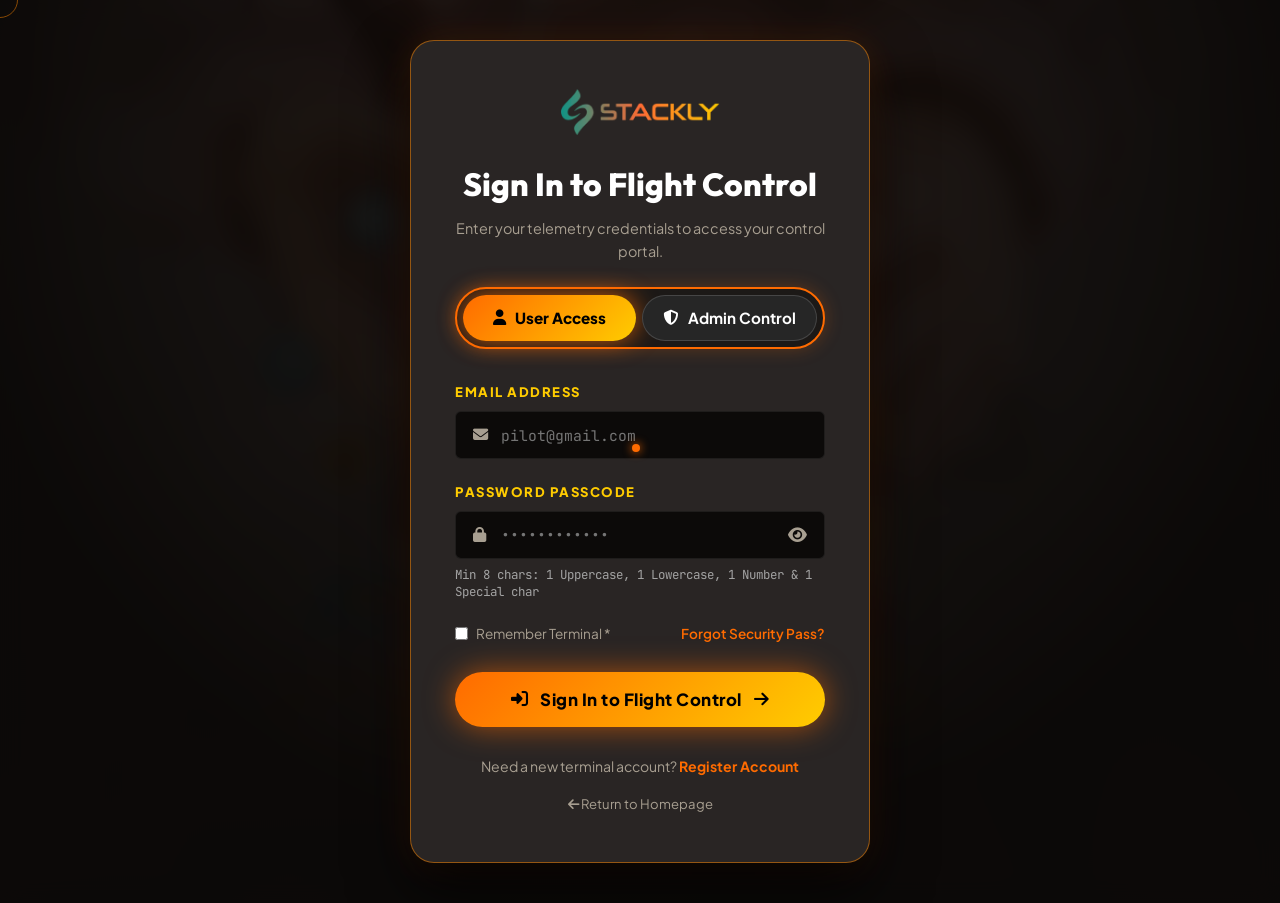
<file: login.html>
<!DOCTYPE html>
<html lang="en">
<head>
  <meta charset="UTF-8">
  <meta name="viewport" content="width=device-width, initial-scale=1.0">
  <title>Portal Login - Stackly Flight Control</title>
  <meta name="description" content="Access your telemetry credentials to enter user growth portal or admin control console.">
  
  <link rel="preconnect" href="https://fonts.googleapis.com">
  <link rel="preconnect" href="https://fonts.gstatic.com" crossorigin>
  <link href="https://fonts.googleapis.com/css2?family=Outfit:wght@400;500;600;700;800;900&family=Plus+Jakarta+Sans:wght@300;400;500;600;700;800&family=JetBrains+Mono:wght@400;500;600&display=swap" rel="stylesheet">
  <link rel="stylesheet" href="https://cdnjs.cloudflare.com/ajax/libs/font-awesome/6.5.1/css/all.min.css">
  <link rel="stylesheet" href="styles.css">
</head>
<body class="auth-body">

  <div class="auth-overlay"></div>

  <div id="cur-dot"></div>
  <div id="cur-ring"></div>

  <div class="auth-card" style="max-width: 460px;">
    <!-- STACKLY BRAND LOGO -->
    <div class="auth-logo" style="display:flex; justify-content:center; align-items:center; text-align:center; margin-bottom:1.5rem; width:100%;">
      <a href="index.html" style="display:inline-flex; justify-content:center; align-items:center;">
        <img src="logo_gold.webp" alt="Stackly Logo" style="display:block; margin:0 auto;">
      </a>
    </div>

    <!-- HEADINGS MATCHING SCREENSHOT -->
    <div class="auth-header" style="text-align:center; margin-bottom: 1.5rem;">
      <h2 style="font-size: 2rem; font-weight: 800; color: #fff;">Sign In to Flight Control</h2>
      <p style="font-size: 0.9rem; color: var(--text-muted);">Enter your telemetry credentials to access your control portal.</p>
    </div>

    <!-- DUAL ROLE TOGGLE SWITCH (USER ACCESS VS ADMIN CONTROL) -->
    <div class="role-toggle-container">
      <button type="button" class="role-toggle-btn active" id="btnUserRole" onclick="setRole('user')">
        <i class="fa-solid fa-user"></i> User Access
      </button>
      <button type="button" class="role-toggle-btn" id="btnAdminRole" onclick="setRole('admin')">
        <i class="fa-solid fa-shield-halved"></i> Admin Control
      </button>
    </div>

    <!-- LOGIN FORM -->
    <form id="loginForm" onsubmit="handlePortalLogin(event)">
      
      <!-- EMAIL ADDRESS FIELD -->
      <div class="form-group">
        <div class="input-label-gold">EMAIL ADDRESS</div>
        <div class="input-with-icon">
          <i class="fa-solid fa-envelope" style="color:var(--text-muted);"></i>
          <input type="email" id="email" placeholder="pilot@gmail.com" required style="background:var(--bg-primary); border:1px solid var(--border-light); color:#fff; border-radius:6px; font-family:'JetBrains Mono', monospace; padding:0.85rem 1rem 0.85rem 2.8rem;">
        </div>
      </div>

      <!-- PASSWORD PASSCODE FIELD -->
      <div class="form-group">
        <div class="input-label-gold">PASSWORD PASSCODE</div>
        <div class="input-with-icon">
          <i class="fa-solid fa-lock" style="color:var(--text-muted);"></i>
          <input type="password" id="password" required minlength="8" pattern="(?=.*\d)(?=.*[a-z])(?=.*[A-Z])(?=.*[^a-zA-Z0-9]).{8,}" placeholder="••••••••••••" style="background:var(--bg-primary); border:1px solid var(--border-light); color:#fff; border-radius:6px; font-family:'JetBrains Mono', monospace; padding:0.85rem 2.8rem 0.85rem 2.8rem;">
          <i class="fa-solid fa-eye toggle-pass-eye" id="togglePass" onclick="togglePasswordVisibility()" style="position:absolute; left:auto; right:1.1rem; top:50%; transform:translateY(-50%); cursor:pointer; color:#ffcc00; font-size:1.05rem; z-index:10;"></i>
        </div>
        <div class="help-text-code">
          Min 8 chars: 1 Uppercase, 1 Lowercase, 1 Number & 1 Special char
        </div>
        <div id="passwordError" style="display:none; color:#ff4d4d; font-size:0.8rem; margin-top:0.4rem; font-weight:600;"></div>
      </div>

      <!-- FORM OPTIONS (REMEMBER TERMINAL / FORGOT PASS) -->
      <div class="form-options" style="margin-top: 1.25rem; margin-bottom: 1.75rem;">
        <label style="color:var(--text-muted); font-size:0.85rem;">
          <input type="checkbox" id="rememberTerminal" required style="accent-color:var(--accent-orange);"> Remember Terminal *
        </label>
        <a href="404.html" style="color:var(--accent-cyan); font-weight:600;">Forgot Security Pass?</a>
      </div>

      <!-- SUBMIT FIERY ORANGE & SOLAR YELLOW GLOW BUTTON -->
      <button type="submit" class="btn-glow-gold" id="btnSubmit">
        <i class="fa-solid fa-right-to-bracket"></i> Sign In to Flight Control <i class="fa-solid fa-arrow-right"></i>
      </button>
    </form>

    <!-- FOOTER LINKS -->
    <div style="text-align:center; margin-top:1.75rem; font-size:0.88rem; color:var(--text-muted);">
      Need a new terminal account? <a href="signup.html" style="color:var(--accent-cyan); font-weight:700;">Register Account</a>
    </div>

    <div style="text-align:center; margin-top:1rem; font-size:0.82rem;">
      <a href="index.html" style="color:var(--text-muted); text-decoration:none; transition:color 0.2s;" onmouseover="this.style.color='var(--accent-cyan)';" onmouseout="this.style.color='var(--text-muted)';">
        <i class="fa-solid fa-arrow-left"></i> Return to Homepage
      </a>
    </div>

  </div>

  <script src="script.js"></script>
  <script>
    let currentRole = 'user';

    function setRole(role) {
      currentRole = role;
      const btnUser = document.getElementById('btnUserRole');
      const btnAdmin = document.getElementById('btnAdminRole');
      const btnSubmit = document.getElementById('btnSubmit');

      if (role === 'user') {
        btnUser.classList.add('active');
        btnAdmin.classList.remove('active');
        btnSubmit.innerHTML = '<i class="fa-solid fa-right-to-bracket"></i> Sign In to Flight Control <i class="fa-solid fa-arrow-right"></i>';
      } else {
        btnAdmin.classList.add('active');
        btnUser.classList.remove('active');
        btnSubmit.innerHTML = '<i class="fa-solid fa-shield-halved"></i> Access Admin Console <i class="fa-solid fa-arrow-right"></i>';
      }
    }

    function togglePasswordVisibility() {
      const passInput = document.getElementById('password');
      const toggleIcon = document.getElementById('togglePass');
      if (passInput.type === 'password') {
        passInput.type = 'text';
        toggleIcon.classList.replace('fa-eye', 'fa-eye-slash');
      } else {
        passInput.type = 'password';
        toggleIcon.classList.replace('fa-eye-slash', 'fa-eye');
      }
    }

    function handlePortalLogin(e) {
      e.preventDefault();
      const password = document.getElementById('password').value;
      const passError = document.getElementById('passwordError');
      const strongRegex = new RegExp("^(?=.*[a-z])(?=.*[A-Z])(?=.*[0-9])(?=.*[^a-zA-Z0-9])(?=.{8,})");

      if (!strongRegex.test(password)) {
        passError.style.display = 'block';
        passError.textContent = 'Weak password! Password must contain at least 8 characters, 1 uppercase, 1 lowercase, 1 number & 1 special character.';
        return false;
      }
      passError.style.display = 'none';

      if (currentRole === 'admin') {
        window.location.href = 'admin-dashboard.html';
      } else {
        window.location.href = 'dashboard.html';
      }
    }
  </script>
</body>
</html>
</file>
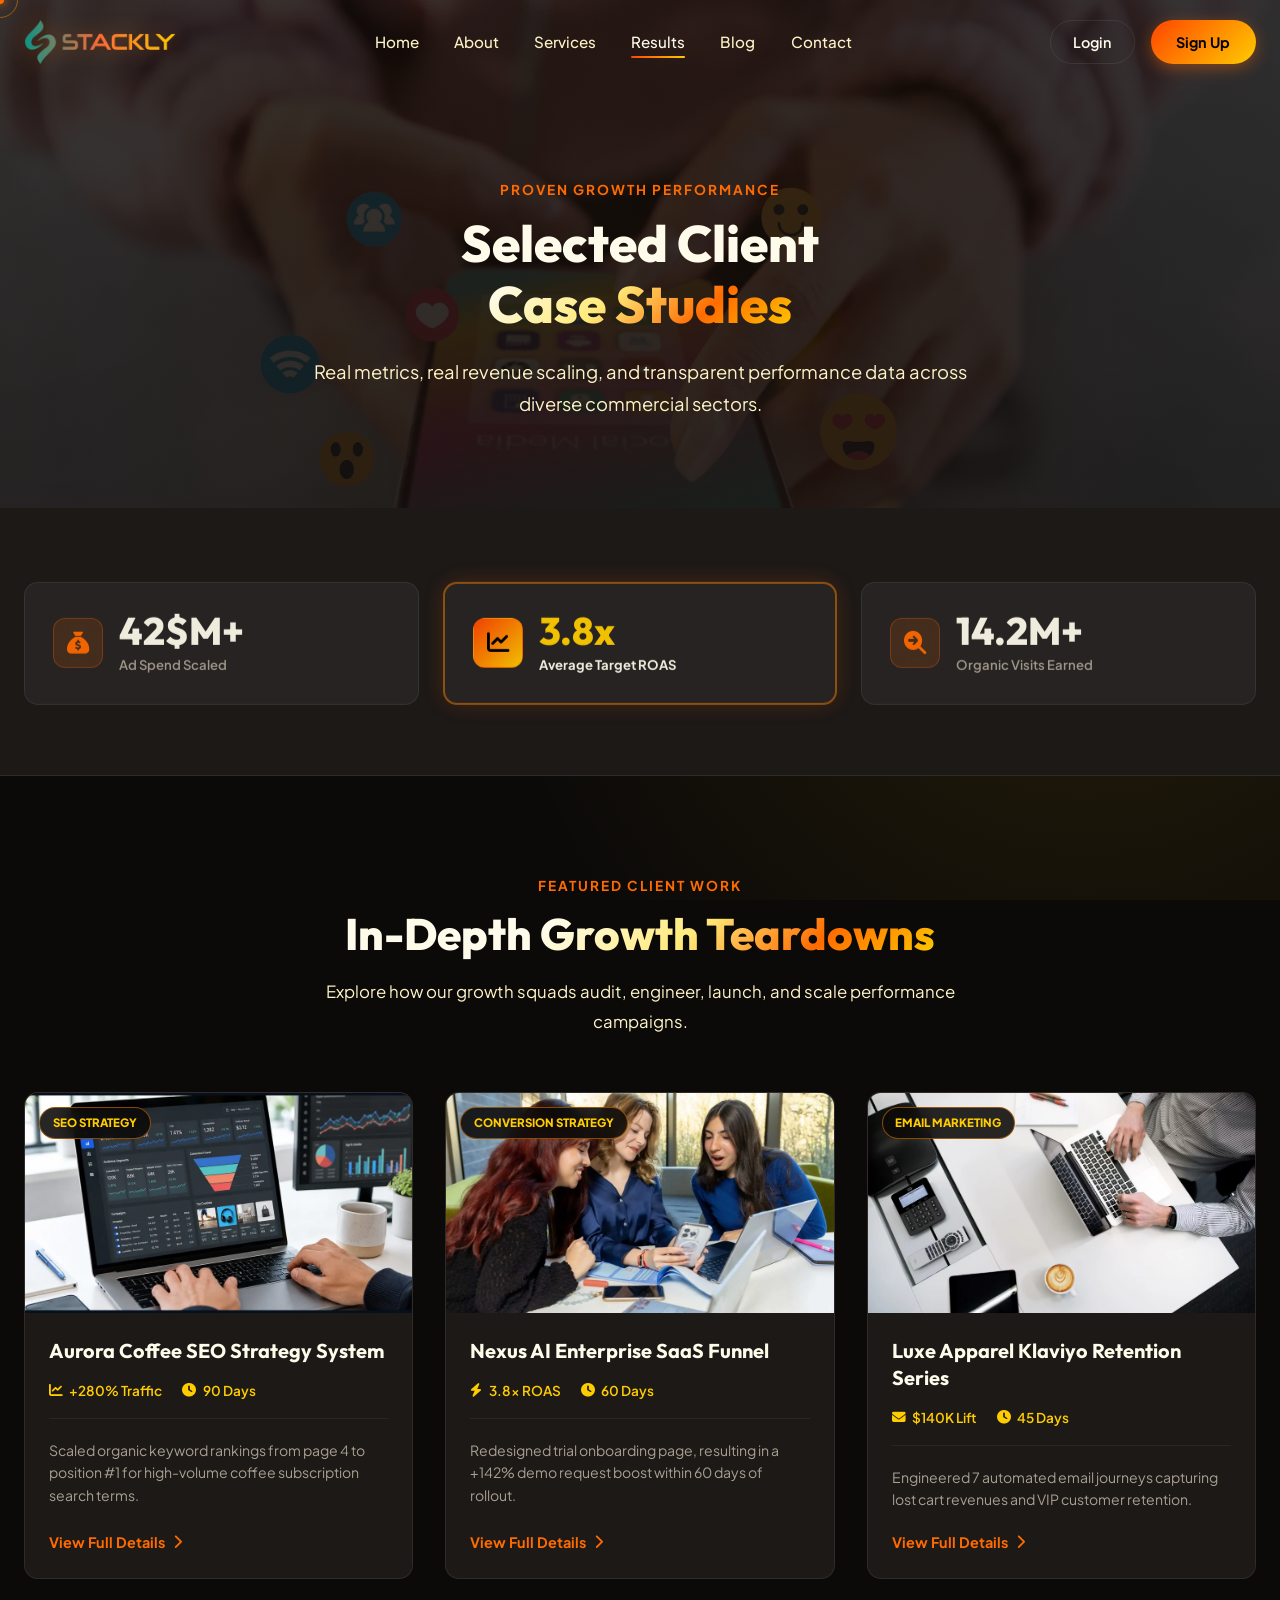
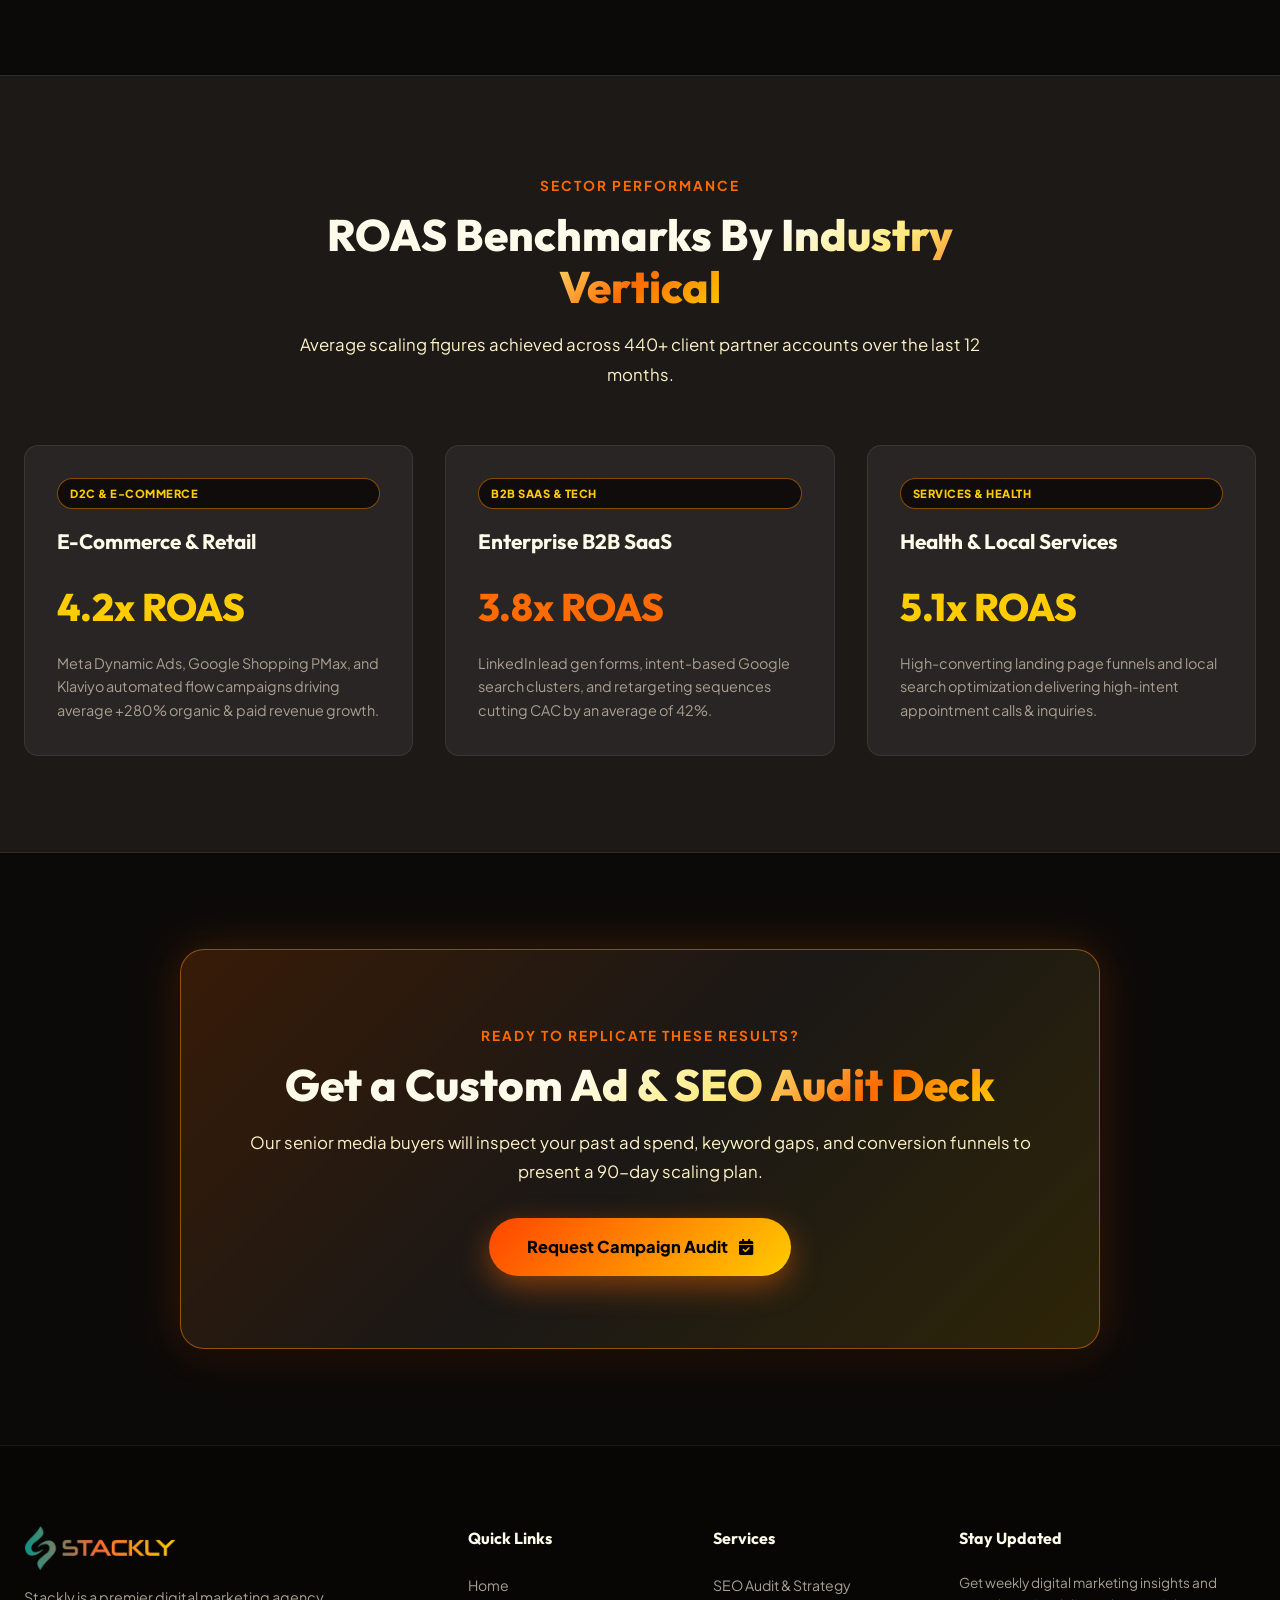
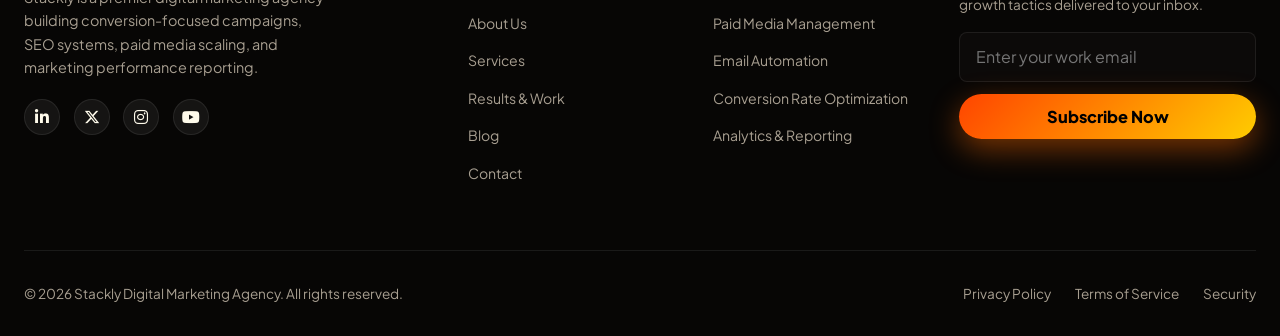
<file: portfolio.html>
<!DOCTYPE html>
<html lang="en">
<head>
  <meta charset="UTF-8">
  <meta name="viewport" content="width=device-width, initial-scale=1.0">
  <title>Results & Case Studies - Stackly Digital Marketing Agency</title>
  <meta name="description" content="Browse Stackly's client case studies and performance results across SEO, Meta ads, Google ads, and lifecycle email strategy.">
  
  <link rel="preconnect" href="https://fonts.googleapis.com">
  <link rel="preconnect" href="https://fonts.gstatic.com" crossorigin>
  <link href="https://fonts.googleapis.com/css2?family=Outfit:wght@400;500;600;700;800;900&family=Plus+Jakarta+Sans:wght@300;400;500;600;700;800&display=swap" rel="stylesheet">
  <link rel="stylesheet" href="https://cdnjs.cloudflare.com/ajax/libs/font-awesome/6.5.1/css/all.min.css">
  <script src="https://cdnjs.cloudflare.com/ajax/libs/gsap/3.12.5/gsap.min.js"></script>
  <link rel="stylesheet" href="styles.css">
</head>
<body>

  <div id="scroll-progress"></div>
  <div id="scrolltop" aria-label="Scroll to top"><i class="fa-solid fa-arrow-up"></i></div>
  <div id="cur-dot"></div>
  <div id="cur-ring"></div>

  <!-- NAVBAR -->
  <nav id="navbar" class="scrolled">
    <div class="container nav-inner">
      <a href="index.html" class="nav-logo">
        <img src="logo_gold.webp" alt="Stackly Logo" class="nav-logo-img">
      </a>
      <ul class="nav-menu">
        <li><a href="index.html">Home</a></li>
        <li><a href="about.html">About</a></li>
        <li><a href="services.html">Services</a></li>
        <li><a href="portfolio.html" class="active">Results</a></li>
        <li><a href="blog.html">Blog</a></li>
        <li><a href="contact.html">Contact</a></li>
      </ul>
      <div class="nav-actions">
        <a href="login.html" class="btn-login">Login</a>
        <a href="signup.html" class="btn-register">Sign Up</a>
      </div>
      <div class="hamburger" id="ham">
        <span></span><span></span><span></span>
      </div>
    </div>
  </nav>

  <!-- MOBILE MENU -->
  <div id="mob-menu">
    <span class="mob-close" id="mob-close">&times;</span>
    <div class="mob-menu-logo">
      <img src="logo_gold.webp" alt="Stackly Logo">
    </div>
    <div class="mob-menu-links">
      <a href="index.html">Home</a>
      <a href="about.html">About</a>
      <a href="services.html">Services</a>
      <a href="portfolio.html" class="active">Results</a>
      <a href="blog.html">Blog</a>
      <a href="contact.html">Contact</a>
    </div>
    <div class="mob-menu-actions">
      <a href="login.html" class="mob-menu-btn secondary">Login</a>
      <a href="signup.html" class="mob-menu-btn">Get Started</a>
    </div>
  </div>

  <!-- HEADER -->
  <section style="padding-top: 11rem; padding-bottom: 5.5rem; position: relative; overflow: hidden; background-image: linear-gradient(180deg, rgba(12, 10, 9, 0.82) 0%, rgba(12, 10, 9, 0.90) 100%), radial-gradient(circle at 50% 40%, rgba(255, 107, 0, 0.25) 0%, transparent 65%), url('downloaded_images/digital-marketing.webp'); background-size: cover; background-position: center center; background-repeat: no-repeat; background-attachment: fixed;">
    <div class="container" style="position: relative; z-index: 2;">
      <div class="sec-head" style="margin-bottom: 0;">
        <div class="sec-eyebrow">Proven Growth Performance</div>
        <h2 class="sec-title" style="font-size: 3.2rem; margin-bottom: 1.25rem;">Selected Client <br><span>Case Studies</span></h2>
        <p class="sec-desc" style="max-width: 720px; margin: 0 auto; font-size: 1.15rem;">Real metrics, real revenue scaling, and transparent performance data across diverse commercial sectors.</p>
      </div>
    </div>
  </section>

  <!-- LIVE PERFORMANCE METRICS BANNER -->
  <section id="results-stats" style="background:var(--bg-surface); border-bottom:1px solid var(--border-light); padding:4.5rem 0;">
    <div class="container">
      <div class="hero-stats" style="border-top:none; padding-top:0;">
        <div class="hstat-item" style="background:var(--bg-surface-elevated); padding:1.75rem; border-radius:var(--radius-md); border:1px solid var(--border-light); gap:1rem;">
          <div class="hstat-icon" style="width:50px; height:50px; font-size:1.4rem;"><i class="fa-solid fa-sack-dollar"></i></div>
          <div>
            <div class="hstat-num" style="font-size:2.4rem;">$42<em>M+</em></div>
            <div class="hstat-label">Ad Spend Scaled</div>
          </div>
        </div>

        <div class="hstat-item" style="background:var(--bg-surface-elevated); padding:1.75rem; border-radius:var(--radius-md); border:2px solid var(--border-active); box-shadow:0 0 25px rgba(255,107,0,0.2); gap:1rem;">
          <div class="hstat-icon" style="width:50px; height:50px; font-size:1.4rem; background:var(--grad-primary); color:#000;"><i class="fa-solid fa-chart-line"></i></div>
          <div>
            <div class="hstat-num" style="font-size:2.4rem; color:var(--accent-purple);">3.8<em>x</em></div>
            <div class="hstat-label" style="color:var(--text-primary); font-weight:700;">Average Target ROAS</div>
          </div>
        </div>

        <div class="hstat-item" style="background:var(--bg-surface-elevated); padding:1.75rem; border-radius:var(--radius-md); border:1px solid var(--border-light); gap:1rem;">
          <div class="hstat-icon" style="width:50px; height:50px; font-size:1.4rem;"><i class="fa-solid fa-magnifying-glass-arrow-right"></i></div>
          <div>
            <div class="hstat-num" style="font-size:2.4rem;">14.2<em>M+</em></div>
            <div class="hstat-label">Organic Visits Earned</div>
          </div>
        </div>
      </div>
    </div>
  </section>

  <!-- PORTFOLIO GRID SECTION -->
  <section>
    <div class="container">
      <div class="sec-head">
        <div class="sec-eyebrow">Featured Client Work</div>
        <h2 class="sec-title">In-Depth <span>Growth Teardowns</span></h2>
        <p class="sec-desc">Explore how our growth squads audit, engineer, launch, and scale performance campaigns.</p>
      </div>

      <div class="campaigns-grid">
        <div class="campaign-card">
          <div class="cc-img">
            <img src="downloaded_images/dm-ads.webp" alt="Aurora Coffee SEO">
            <span class="cc-label">SEO STRATEGY</span>
          </div>
          <div class="cc-body">
            <div class="cc-title">Aurora Coffee SEO Strategy System</div>
            <div class="cc-meta">
              <span><i class="fa-solid fa-chart-line"></i> +280% Traffic</span>
              <span><i class="fa-solid fa-clock"></i> 90 Days</span>
            </div>
            <p style="font-size:0.88rem; color:var(--text-muted); margin-bottom:1.25rem; line-height:1.6;">Scaled organic keyword rankings from page 4 to position #1 for high-volume coffee subscription search terms.</p>
            <div class="cc-btn" onclick="window.location.href='404.html';">View Full Details <i class="fa-solid fa-chevron-right"></i></div>
          </div>
        </div>

        <div class="campaign-card">
          <div class="cc-img">
            <img src="downloaded_images/DM1.webp" alt="Nexus AI Enterprise SaaS">
            <span class="cc-label">CONVERSION STRATEGY</span>
          </div>
          <div class="cc-body">
            <div class="cc-title">Nexus AI Enterprise SaaS Funnel</div>
            <div class="cc-meta">
              <span><i class="fa-solid fa-bolt"></i> 3.8x ROAS</span>
              <span><i class="fa-solid fa-clock"></i> 60 Days</span>
            </div>
            <p style="font-size:0.88rem; color:var(--text-muted); margin-bottom:1.25rem; line-height:1.6;">Redesigned trial onboarding page, resulting in a +142% demo request boost within 60 days of rollout.</p>
            <div class="cc-btn" onclick="window.location.href='404.html';">View Full Details <i class="fa-solid fa-chevron-right"></i></div>
          </div>
        </div>

        <div class="campaign-card">
          <div class="cc-img">
            <img src="downloaded_images/creative_system.webp" alt="Luxe Apparel Klaviyo">
            <span class="cc-label">EMAIL MARKETING</span>
          </div>
          <div class="cc-body">
            <div class="cc-title">Luxe Apparel Klaviyo Retention Series</div>
            <div class="cc-meta">
              <span><i class="fa-solid fa-envelope"></i> $140K Lift</span>
              <span><i class="fa-solid fa-clock"></i> 45 Days</span>
            </div>
            <p style="font-size:0.88rem; color:var(--text-muted); margin-bottom:1.25rem; line-height:1.6;">Engineered 7 automated email journeys capturing lost cart revenues and VIP customer retention.</p>
            <div class="cc-btn" onclick="window.location.href='404.html';">View Full Details <i class="fa-solid fa-chevron-right"></i></div>

          </div>
        </div>
      </div>
    </div>
  </section>

  <!-- INDUSTRY ROAS BENCHMARK MATRIX SECTION -->
  <section id="results-benchmarks" style="background:var(--bg-surface); border-top:1px solid var(--border-light); border-bottom:1px solid var(--border-light);">
    <div class="container">
      <div class="sec-head">
        <div class="sec-eyebrow">Sector Performance</div>
        <h2 class="sec-title">ROAS Benchmarks By <span>Industry Vertical</span></h2>
        <p class="sec-desc">Average scaling figures achieved across 440+ client partner accounts over the last 12 months.</p>
      </div>

      <div class="features-grid">
        <div class="feat-card" style="background:var(--bg-surface-elevated); border:1px solid var(--border-light); padding:2rem;">
          <div class="feat-badge" style="position:static; display:inline-block; margin-bottom:1rem;">D2C & E-COMMERCE</div>
          <h3 style="font-size:1.3rem; margin-bottom:0.4rem;">E-Commerce & Retail</h3>
          <div style="font-family:var(--font-heading); font-size:2.4rem; font-weight:800; color:var(--accent-purple); margin:0.8rem 0;">4.2x ROAS</div>
          <p style="font-size:0.9rem; color:var(--text-muted); line-height:1.65;">Meta Dynamic Ads, Google Shopping PMax, and Klaviyo automated flow campaigns driving average +280% organic & paid revenue growth.</p>
        </div>

        <div class="feat-card" style="background:var(--bg-surface-elevated); border:1px solid var(--border-light); padding:2rem;">
          <div class="feat-badge" style="position:static; display:inline-block; margin-bottom:1rem;">B2B SAAS & TECH</div>
          <h3 style="font-size:1.3rem; margin-bottom:0.4rem;">Enterprise B2B SaaS</h3>
          <div style="font-family:var(--font-heading); font-size:2.4rem; font-weight:800; color:var(--accent-cyan); margin:0.8rem 0;">3.8x ROAS</div>
          <p style="font-size:0.9rem; color:var(--text-muted); line-height:1.65;">LinkedIn lead gen forms, intent-based Google search clusters, and retargeting sequences cutting CAC by an average of 42%.</p>
        </div>

        <div class="feat-card" style="background:var(--bg-surface-elevated); border:1px solid var(--border-light); padding:2rem;">
          <div class="feat-badge" style="position:static; display:inline-block; margin-bottom:1rem;">SERVICES & HEALTH</div>
          <h3 style="font-size:1.3rem; margin-bottom:0.4rem;">Health & Local Services</h3>
          <div style="font-family:var(--font-heading); font-size:2.4rem; font-weight:800; color:var(--accent-purple); margin:0.8rem 0;">5.1x ROAS</div>
          <p style="font-size:0.9rem; color:var(--text-muted); line-height:1.65;">High-converting landing page funnels and local search optimization delivering high-intent appointment calls & inquiries.</p>
        </div>
      </div>
    </div>
  </section>

  <!-- GUARANTEED BENCHMARK CTA BANNER SECTION -->
  <section id="results-audit">
    <div class="container">
      <div class="cta-box">
        <div class="sec-eyebrow">Ready To Replicate These Results?</div>
        <h2 class="sec-title">Get a Custom <span>Ad & SEO Audit Deck</span></h2>
        <p class="sec-desc" style="margin-bottom:2rem;">Our senior media buyers will inspect your past ad spend, keyword gaps, and conversion funnels to present a 90-day scaling plan.</p>
        <a href="404.html" class="hbtn-main">Request Campaign Audit <i class="fa-solid fa-calendar-check"></i></a>

      </div>
    </div>
  </section>

  <!-- MODAL DRAWER -->
  <div class="modal-overlay" id="modal-overlay">
    <div class="modal-content">
      <span class="modal-close" id="modal-close">&times;</span>
      <div id="modal-body"></div>
    </div>
  </div>

  <!-- FOOTER -->
  <footer>
    <div class="container">
      <div class="footer-grid">
        <div class="footer-brand">
          <a href="index.html">
            <img src="logo_gold.webp" alt="Stackly Logo" style="height:44px;">
          </a>
          <p>Stackly is a premier digital marketing agency building conversion-focused campaigns, SEO systems, paid media scaling, and marketing performance reporting.</p>
          <div class="footer-social" style="display:flex; gap:0.85rem; margin-top:1.25rem;">
            <a href="404.html" style="width:36px; height:36px; border-radius:50%; background:rgba(255,255,255,0.06); border:1px solid var(--border-light); color:var(--text-primary); display:flex; align-items:center; justify-content:center; transition:var(--transition-fast);" aria-label="LinkedIn"><i class="fa-brands fa-linkedin-in"></i></a>
            <a href="404.html" style="width:36px; height:36px; border-radius:50%; background:rgba(255,255,255,0.06); border:1px solid var(--border-light); color:var(--text-primary); display:flex; align-items:center; justify-content:center; transition:var(--transition-fast);" aria-label="X Twitter"><i class="fa-brands fa-x-twitter"></i></a>
            <a href="404.html" style="width:36px; height:36px; border-radius:50%; background:rgba(255,255,255,0.06); border:1px solid var(--border-light); color:var(--text-primary); display:flex; align-items:center; justify-content:center; transition:var(--transition-fast);" aria-label="Instagram"><i class="fa-brands fa-instagram"></i></a>
            <a href="404.html" style="width:36px; height:36px; border-radius:50%; background:rgba(255,255,255,0.06); border:1px solid var(--border-light); color:var(--text-primary); display:flex; align-items:center; justify-content:center; transition:var(--transition-fast);" aria-label="YouTube"><i class="fa-brands fa-youtube"></i></a>
          </div>
        </div>

        <div class="footer-col">
          <h5>Quick Links</h5>
          <ul>
            <li><a href="index.html">Home</a></li>
            <li><a href="about.html">About Us</a></li>
            <li><a href="services.html">Services</a></li>
            <li><a href="portfolio.html">Results & Work</a></li>
            <li><a href="blog.html">Blog</a></li>
            <li><a href="contact.html">Contact</a></li>
          </ul>
        </div>

        <div class="footer-col">
          <h5>Services</h5>
          <ul>
            <li><a href="404.html">SEO Audit & Strategy</a></li>
            <li><a href="404.html">Paid Media Management</a></li>
            <li><a href="404.html">Email Automation</a></li>
            <li><a href="404.html">Conversion Rate Optimization</a></li>
            <li><a href="404.html">Analytics & Reporting</a></li>
          </ul>
        </div>

        <div class="footer-col footer-newsletter">
          <h5>Stay Updated</h5>
          <p style="font-size:0.85rem; color:var(--text-muted); margin-bottom:1rem;">Get weekly digital marketing insights and growth tactics delivered to your inbox.</p>
          <form action="404.html">
            <input type="email" placeholder="Enter your work email" required style="width:100%; padding:0.85rem 1rem; background:var(--bg-primary); border:1px solid var(--border-light); border-radius:var(--radius-sm); color:#fff; margin-bottom:0.75rem;">
            <button type="submit" class="hbtn-main" style="width:100%; justify-content:center; padding:0.75rem 1.25rem;">Subscribe Now</button>
          </form>
        </div>
      </div>

      <div class="footer-bottom">
        <div>&copy; 2026 Stackly Digital Marketing Agency. All rights reserved.</div>
        <div style="display:flex; gap:1.5rem;">
          <a href="404.html">Privacy Policy</a>
          <a href="404.html">Terms of Service</a>
          <a href="404.html">Security</a>
        </div>
      </div>
    </div>
  </footer>

  <script src="script.js"></script>
</body>
</html>
</file>
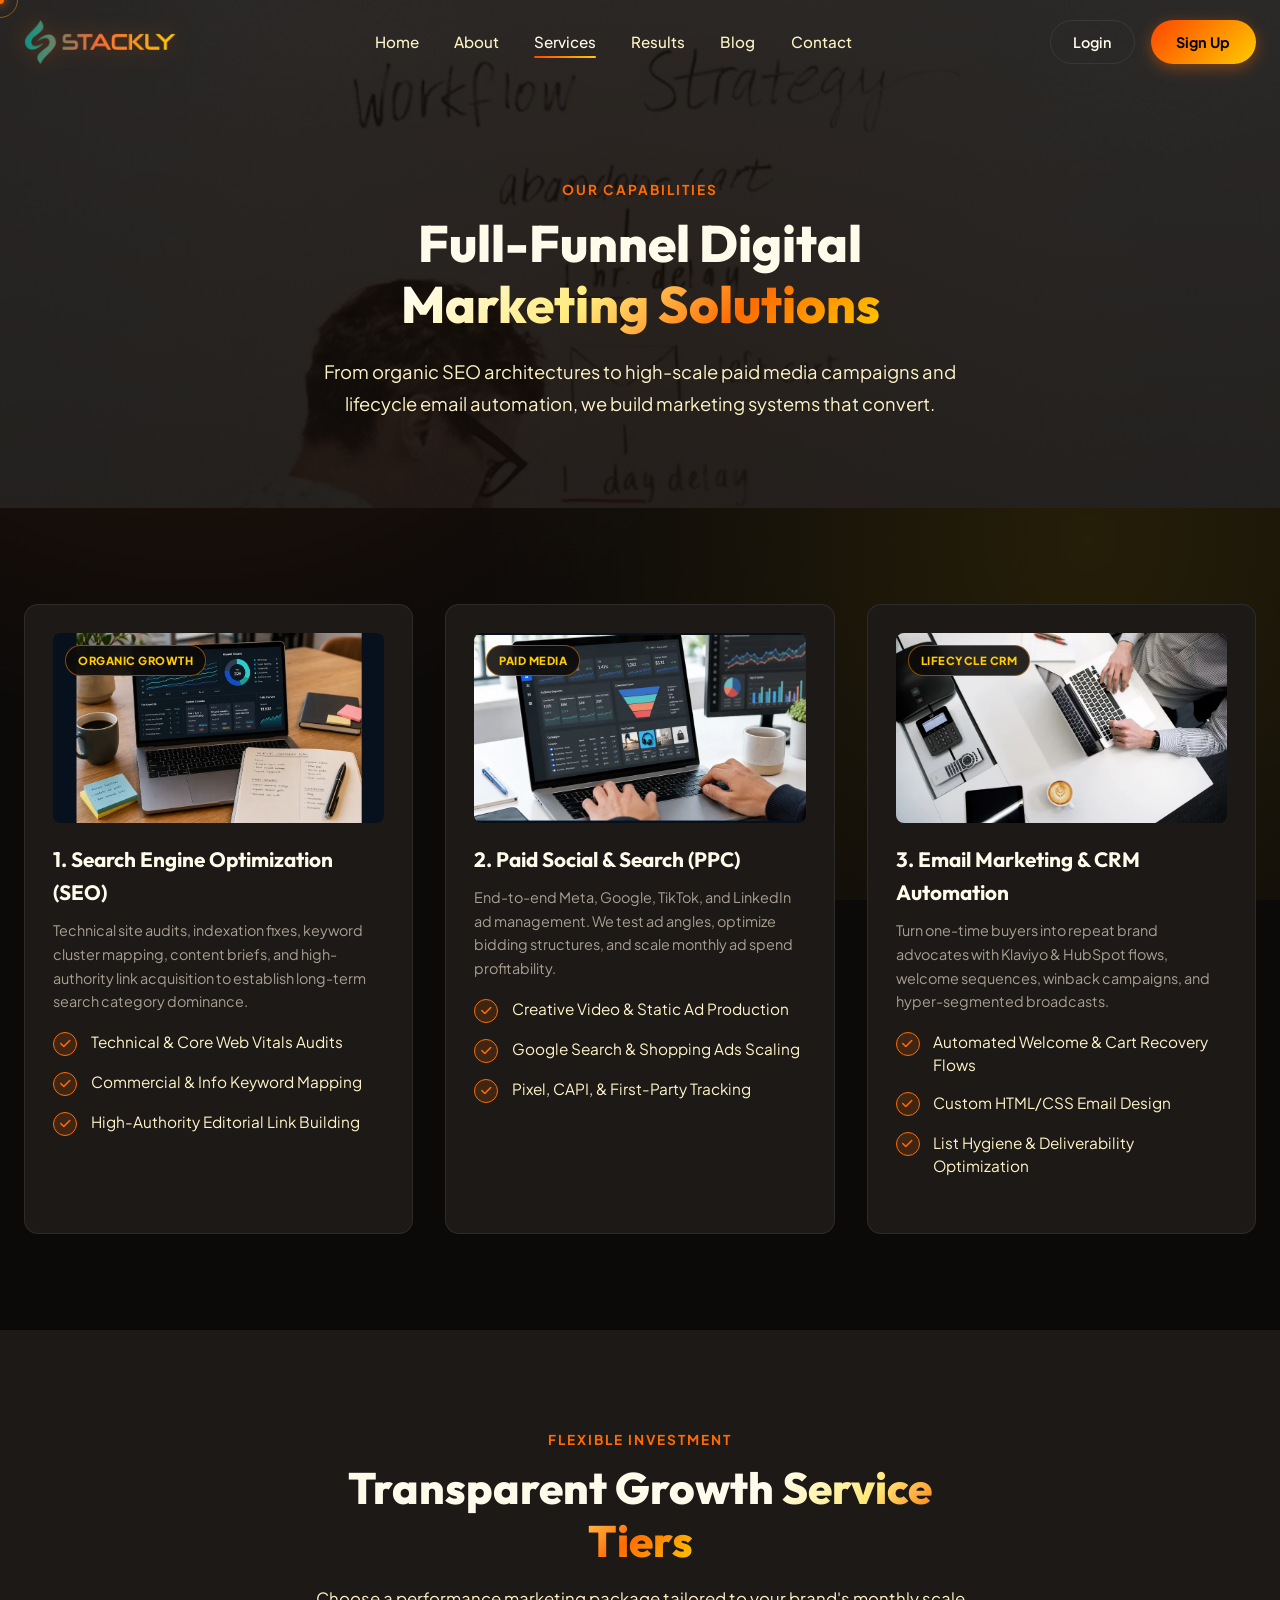
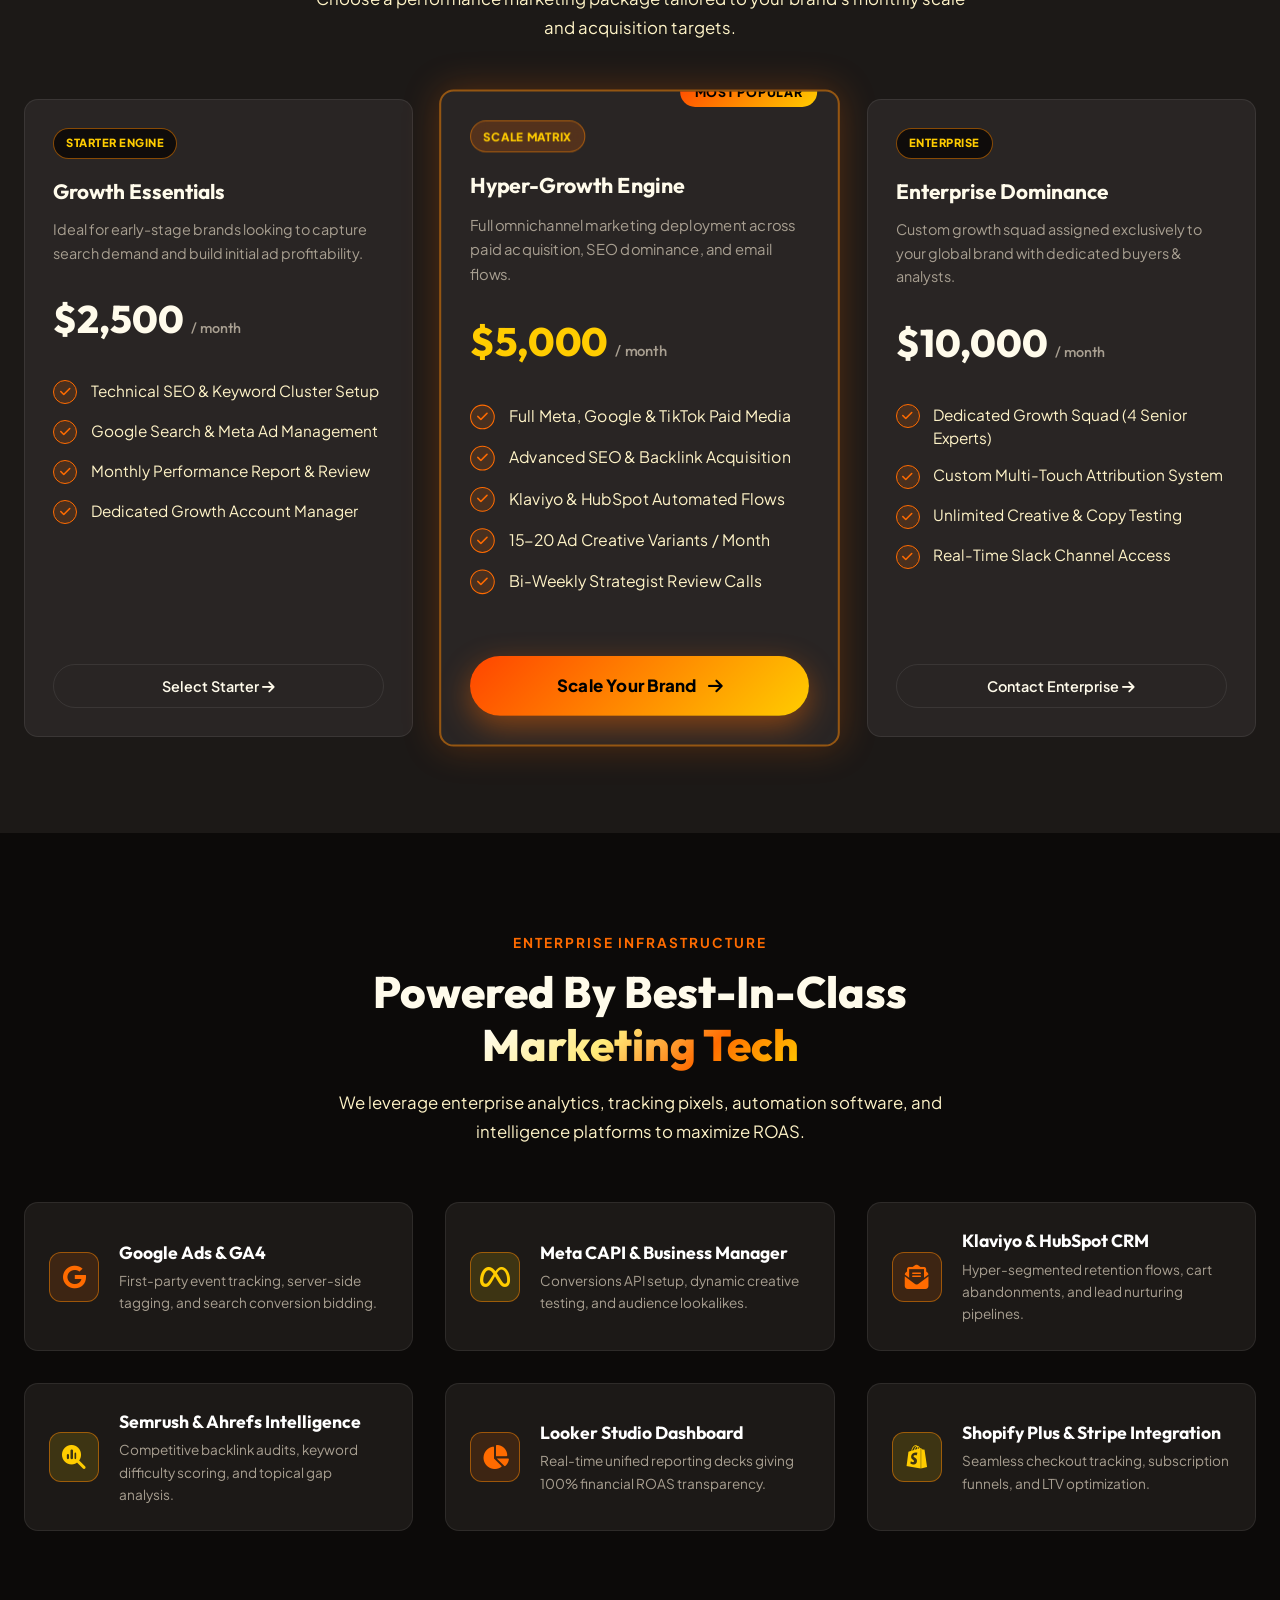
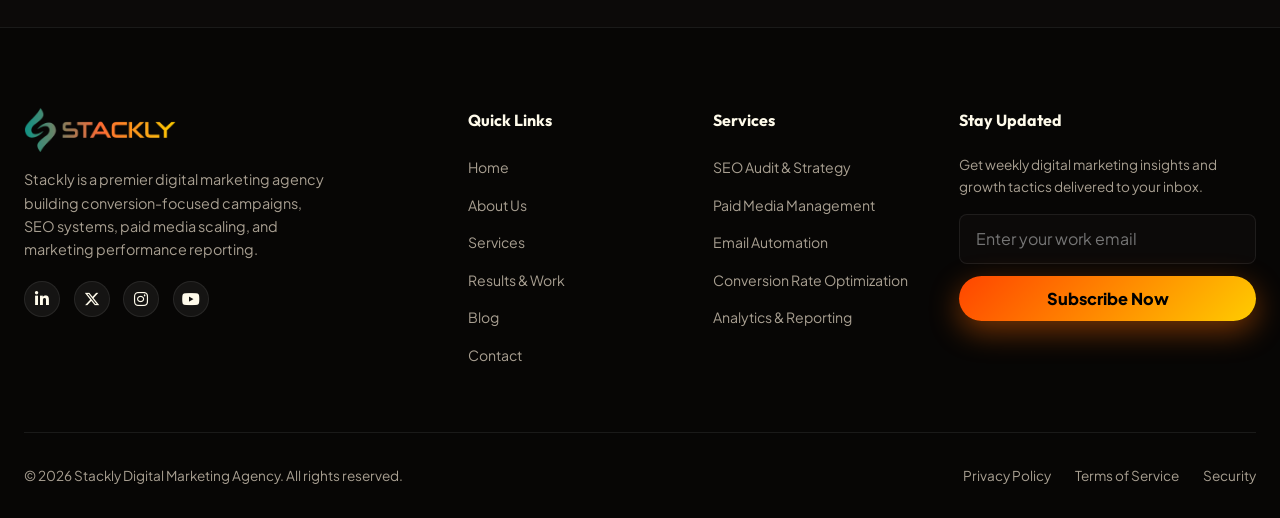
<file: services.html>
<!DOCTYPE html>
<html lang="en">
<head>
  <meta charset="UTF-8">
  <meta name="viewport" content="width=device-width, initial-scale=1.0">
  <title>Services - Stackly Digital Marketing Agency</title>
  <meta name="description" content="Explore Stackly's comprehensive digital marketing services: SEO audits, paid media management, email automation, conversion optimization, and reporting dashboards.">
  
  <link rel="preconnect" href="https://fonts.googleapis.com">
  <link rel="preconnect" href="https://fonts.gstatic.com" crossorigin>
  <link href="https://fonts.googleapis.com/css2?family=Outfit:wght@400;500;600;700;800;900&family=Plus+Jakarta+Sans:wght@300;400;500;600;700;800&display=swap" rel="stylesheet">
  <link rel="stylesheet" href="https://cdnjs.cloudflare.com/ajax/libs/font-awesome/6.5.1/css/all.min.css">
  <script src="https://cdnjs.cloudflare.com/ajax/libs/gsap/3.12.5/gsap.min.js"></script>
  <link rel="stylesheet" href="styles.css">
</head>
<body>

  <div id="scroll-progress"></div>
  <div id="scrolltop" aria-label="Scroll to top"><i class="fa-solid fa-arrow-up"></i></div>
  <div id="cur-dot"></div>
  <div id="cur-ring"></div>

  <!-- NAVBAR -->
  <nav id="navbar" class="scrolled">
    <div class="container nav-inner">
      <a href="index.html" class="nav-logo">
        <img src="logo_gold.webp" alt="Stackly Logo" class="nav-logo-img">
      </a>
      <ul class="nav-menu">
        <li><a href="index.html">Home</a></li>
        <li><a href="about.html">About</a></li>
        <li><a href="services.html" class="active">Services</a></li>
        <li><a href="portfolio.html">Results</a></li>
        <li><a href="blog.html">Blog</a></li>
        <li><a href="contact.html">Contact</a></li>
      </ul>
      <div class="nav-actions">
        <a href="login.html" class="btn-login">Login</a>
        <a href="signup.html" class="btn-register">Sign Up</a>
      </div>
      <div class="hamburger" id="ham">
        <span></span><span></span><span></span>
      </div>
    </div>
  </nav>

  <!-- MOBILE MENU -->
  <div id="mob-menu">
    <span class="mob-close" id="mob-close">&times;</span>
    <div class="mob-menu-logo">
      <img src="logo_gold.webp" alt="Stackly Logo">
    </div>
    <div class="mob-menu-links">
      <a href="index.html">Home</a>
      <a href="about.html">About</a>
      <a href="services.html" class="active">Services</a>
      <a href="portfolio.html">Results</a>
      <a href="blog.html">Blog</a>
      <a href="contact.html">Contact</a>
    </div>
    <div class="mob-menu-actions">
      <a href="login.html" class="mob-menu-btn secondary">Login</a>
      <a href="signup.html" class="mob-menu-btn">Get Started</a>
    </div>
  </div>

  <!-- PAGE HEADER -->
  <section style="padding-top: 11rem; padding-bottom: 5.5rem; position: relative; overflow: hidden; background-image: linear-gradient(180deg, rgba(12, 10, 9, 0.85) 0%, rgba(12, 10, 9, 0.92) 100%), radial-gradient(circle at 50% 40%, rgba(255, 107, 0, 0.22) 0%, transparent 65%), url('downloaded_images/marketing.webp'); background-size: cover; background-position: center center; background-repeat: no-repeat; background-attachment: fixed;">
    <div class="container" style="position: relative; z-index: 2;">
      <div class="sec-head" style="margin-bottom: 0;">
        <div class="sec-eyebrow">Our Capabilities</div>
        <h2 class="sec-title" style="font-size: 3.2rem; margin-bottom: 1.25rem;">Full-Funnel Digital <br><span>Marketing Solutions</span></h2>
        <p class="sec-desc" style="max-width: 720px; margin: 0 auto; font-size: 1.15rem;">From organic SEO architectures to high-scale paid media campaigns and lifecycle email automation, we build marketing systems that convert.</p>
      </div>
    </div>
  </section>

  <!-- SERVICES LIST -->
  <section>
    <div class="container">
      <div class="features-grid">
        <div class="feat-card">
          <div class="feat-img">
            <img src="downloaded_images/dm-seo.webp" alt="Search Engine Optimization">
            <div class="feat-badge">ORGANIC GROWTH</div>
          </div>
          <h3>1. Search Engine Optimization (SEO)</h3>
          <p>Technical site audits, indexation fixes, keyword cluster mapping, content briefs, and high-authority link acquisition to establish long-term search category dominance.</p>
          <ul class="fi-list" style="margin-top:1rem;">
            <li><span class="fi-check"><i class="fa-solid fa-check"></i></span>Technical & Core Web Vitals Audits</li>
            <li><span class="fi-check"><i class="fa-solid fa-check"></i></span>Commercial & Info Keyword Mapping</li>
            <li><span class="fi-check"><i class="fa-solid fa-check"></i></span>High-Authority Editorial Link Building</li>
          </ul>
        </div>

        <div class="feat-card">
          <div class="feat-img">
            <img src="downloaded_images/dm-ads.webp" alt="Paid Social & Search Ads">
            <div class="feat-badge">PAID MEDIA</div>
          </div>
          <h3>2. Paid Social & Search (PPC)</h3>
          <p>End-to-end Meta, Google, TikTok, and LinkedIn ad management. We test ad angles, optimize bidding structures, and scale monthly ad spend profitability.</p>
          <ul class="fi-list" style="margin-top:1rem;">
            <li><span class="fi-check"><i class="fa-solid fa-check"></i></span>Creative Video & Static Ad Production</li>
            <li><span class="fi-check"><i class="fa-solid fa-check"></i></span>Google Search & Shopping Ads Scaling</li>
            <li><span class="fi-check"><i class="fa-solid fa-check"></i></span>Pixel, CAPI, & First-Party Tracking</li>
          </ul>
        </div>

        <div class="feat-card">
          <div class="feat-img">
            <img src="downloaded_images/creative_system.webp" alt="Email Marketing & Automation">
            <div class="feat-badge">LIFECYCLE CRM</div>
          </div>
          <h3>3. Email Marketing & CRM Automation</h3>
          <p>Turn one-time buyers into repeat brand advocates with Klaviyo & HubSpot flows, welcome sequences, winback campaigns, and hyper-segmented broadcasts.</p>
          <ul class="fi-list" style="margin-top:1rem;">
            <li><span class="fi-check"><i class="fa-solid fa-check"></i></span>Automated Welcome & Cart Recovery Flows</li>
            <li><span class="fi-check"><i class="fa-solid fa-check"></i></span>Custom HTML/CSS Email Design</li>
            <li><span class="fi-check"><i class="fa-solid fa-check"></i></span>List Hygiene & Deliverability Optimization</li>
          </ul>
        </div>
      </div>
    </div>
  </section>

  <!-- NEW SECTION 1: SERVICE PRICING & TIER COMPARISON -->
  <section id="service-pricing" style="background:var(--bg-surface); border-y:1px solid var(--border-light);">
    <div class="container">
      <div class="sec-head">
        <div class="sec-eyebrow">Flexible Investment</div>
        <h2 class="sec-title">Transparent Growth <span>Service Tiers</span></h2>
        <p class="sec-desc">Choose a performance marketing package tailored to your brand's monthly scale and acquisition targets.</p>
      </div>

      <div class="features-grid" style="align-items:stretch;">
        <!-- TIER 1 -->
        <div class="feat-card" style="background:var(--bg-surface-elevated); border:1px solid var(--border-light); justify-content:space-between;">
          <div>
            <div class="feat-badge" style="position:static; display:inline-block; margin-bottom:1rem;">STARTER ENGINE</div>
            <h3>Growth Essentials</h3>
            <p style="margin-bottom:1.5rem;">Ideal for early-stage brands looking to capture search demand and build initial ad profitability.</p>
            <div style="font-family:var(--font-heading); font-size:2.4rem; font-weight:800; color:var(--text-primary); margin-bottom:1.5rem;">$2,500 <span style="font-size:0.9rem; color:var(--text-muted); font-weight:500;">/ month</span></div>
            <ul class="fi-list">
              <li><span class="fi-check"><i class="fa-solid fa-check"></i></span>Technical SEO & Keyword Cluster Setup</li>
              <li><span class="fi-check"><i class="fa-solid fa-check"></i></span>Google Search & Meta Ad Management</li>
              <li><span class="fi-check"><i class="fa-solid fa-check"></i></span>Monthly Performance Report & Review</li>
              <li><span class="fi-check"><i class="fa-solid fa-check"></i></span>Dedicated Growth Account Manager</li>
            </ul>
          </div>
          <a href="404.html" class="btn-login" style="width:100%; text-align:center; margin-top:2rem; justify-content:center;">Select Starter <i class="fa-solid fa-arrow-right"></i></a>
        </div>

        <!-- TIER 2 (MOST POPULAR) -->
        <div class="feat-card" style="background:var(--bg-surface-elevated); border:2px solid var(--border-active); box-shadow:0 0 35px rgba(255,107,0,0.25); transform:scale(1.03); justify-content:space-between; position:relative;">
          <div style="position:absolute; top:-14px; right:20px; background:var(--grad-primary); color:#000; font-size:0.75rem; font-weight:800; padding:0.3rem 0.9rem; border-radius:var(--radius-full); text-transform:uppercase; letter-spacing:0.5px;">MOST POPULAR</div>
          <div>
            <div class="feat-badge" style="position:static; display:inline-block; margin-bottom:1rem; background:rgba(255,107,0,0.2);">SCALE MATRIX</div>
            <h3>Hyper-Growth Engine</h3>
            <p style="margin-bottom:1.5rem;">Full omnichannel marketing deployment across paid acquisition, SEO dominance, and email flows.</p>
            <div style="font-family:var(--font-heading); font-size:2.4rem; font-weight:800; color:var(--accent-purple); margin-bottom:1.5rem;">$5,000 <span style="font-size:0.9rem; color:var(--text-muted); font-weight:500;">/ month</span></div>
            <ul class="fi-list">
              <li><span class="fi-check"><i class="fa-solid fa-check"></i></span>Full Meta, Google & TikTok Paid Media</li>
              <li><span class="fi-check"><i class="fa-solid fa-check"></i></span>Advanced SEO & Backlink Acquisition</li>
              <li><span class="fi-check"><i class="fa-solid fa-check"></i></span>Klaviyo & HubSpot Automated Flows</li>
              <li><span class="fi-check"><i class="fa-solid fa-check"></i></span>15-20 Ad Creative Variants / Month</li>
              <li><span class="fi-check"><i class="fa-solid fa-check"></i></span>Bi-Weekly Strategist Review Calls</li>
            </ul>
          </div>
          <a href="404.html" class="hbtn-main" style="width:100%; text-align:center; margin-top:2rem; justify-content:center;">Scale Your Brand <i class="fa-solid fa-arrow-right"></i></a>
        </div>

        <!-- TIER 3 -->
        <div class="feat-card" style="background:var(--bg-surface-elevated); border:1px solid var(--border-light); justify-content:space-between;">
          <div>
            <div class="feat-badge" style="position:static; display:inline-block; margin-bottom:1rem;">ENTERPRISE</div>
            <h3>Enterprise Dominance</h3>
            <p style="margin-bottom:1.5rem;">Custom growth squad assigned exclusively to your global brand with dedicated buyers & analysts.</p>
            <div style="font-family:var(--font-heading); font-size:2.4rem; font-weight:800; color:var(--text-primary); margin-bottom:1.5rem;">$10,000 <span style="font-size:0.9rem; color:var(--text-muted); font-weight:500;">/ month</span></div>
            <ul class="fi-list">
              <li><span class="fi-check"><i class="fa-solid fa-check"></i></span>Dedicated Growth Squad (4 Senior Experts)</li>
              <li><span class="fi-check"><i class="fa-solid fa-check"></i></span>Custom Multi-Touch Attribution System</li>
              <li><span class="fi-check"><i class="fa-solid fa-check"></i></span>Unlimited Creative & Copy Testing</li>
              <li><span class="fi-check"><i class="fa-solid fa-check"></i></span>Real-Time Slack Channel Access</li>
            </ul>
          </div>
          <a href="404.html" class="btn-login" style="width:100%; text-align:center; margin-top:2rem; justify-content:center;">Contact Enterprise <i class="fa-solid fa-arrow-right"></i></a>

        </div>
      </div>
    </div>
  </section>

  <!-- NEW SECTION 2: MARKETING TECH & TOOL STACK -->
  <section id="service-stack">
    <div class="container">
      <div class="sec-head">
        <div class="sec-eyebrow">Enterprise Infrastructure</div>
        <h2 class="sec-title">Powered By Best-In-Class <span>Marketing Tech</span></h2>
        <p class="sec-desc">We leverage enterprise analytics, tracking pixels, automation software, and intelligence platforms to maximize ROAS.</p>
      </div>

      <div class="features-grid">
        <div class="feat-card" style="padding:1.5rem; flex-direction:row; align-items:center; gap:1.25rem;">
          <div style="width:50px; height:50px; border-radius:12px; background:rgba(255,107,0,0.15); border:1px solid var(--border-active); color:var(--accent-cyan); display:flex; align-items:center; justify-content:center; font-size:1.5rem; flex-shrink:0;">
            <i class="fa-brands fa-google"></i>
          </div>
          <div>
            <h4 style="font-family:var(--font-heading); font-size:1.1rem; color:#fff; margin-bottom:0.2rem;">Google Ads & GA4</h4>
            <p style="font-size:0.85rem; color:var(--text-muted);">First-party event tracking, server-side tagging, and search conversion bidding.</p>
          </div>
        </div>

        <div class="feat-card" style="padding:1.5rem; flex-direction:row; align-items:center; gap:1.25rem;">
          <div style="width:50px; height:50px; border-radius:12px; background:rgba(255,204,0,0.15); border:1px solid var(--border-active); color:var(--accent-purple); display:flex; align-items:center; justify-content:center; font-size:1.5rem; flex-shrink:0;">
            <i class="fa-brands fa-meta"></i>
          </div>
          <div>
            <h4 style="font-family:var(--font-heading); font-size:1.1rem; color:#fff; margin-bottom:0.2rem;">Meta CAPI & Business Manager</h4>
            <p style="font-size:0.85rem; color:var(--text-muted);">Conversions API setup, dynamic creative testing, and audience lookalikes.</p>
          </div>
        </div>

        <div class="feat-card" style="padding:1.5rem; flex-direction:row; align-items:center; gap:1.25rem;">
          <div style="width:50px; height:50px; border-radius:12px; background:rgba(255,107,0,0.15); border:1px solid var(--border-active); color:var(--accent-cyan); display:flex; align-items:center; justify-content:center; font-size:1.5rem; flex-shrink:0;">
            <i class="fa-solid fa-envelope-open-text"></i>
          </div>
          <div>
            <h4 style="font-family:var(--font-heading); font-size:1.1rem; color:#fff; margin-bottom:0.2rem;">Klaviyo & HubSpot CRM</h4>
            <p style="font-size:0.85rem; color:var(--text-muted);">Hyper-segmented retention flows, cart abandonments, and lead nurturing pipelines.</p>
          </div>
        </div>

        <div class="feat-card" style="padding:1.5rem; flex-direction:row; align-items:center; gap:1.25rem;">
          <div style="width:50px; height:50px; border-radius:12px; background:rgba(255,204,0,0.15); border:1px solid var(--border-active); color:var(--accent-purple); display:flex; align-items:center; justify-content:center; font-size:1.5rem; flex-shrink:0;">
            <i class="fa-solid fa-magnifying-glass-chart"></i>
          </div>
          <div>
            <h4 style="font-family:var(--font-heading); font-size:1.1rem; color:#fff; margin-bottom:0.2rem;">Semrush & Ahrefs Intelligence</h4>
            <p style="font-size:0.85rem; color:var(--text-muted);">Competitive backlink audits, keyword difficulty scoring, and topical gap analysis.</p>
          </div>
        </div>

        <div class="feat-card" style="padding:1.5rem; flex-direction:row; align-items:center; gap:1.25rem;">
          <div style="width:50px; height:50px; border-radius:12px; background:rgba(255,107,0,0.15); border:1px solid var(--border-active); color:var(--accent-cyan); display:flex; align-items:center; justify-content:center; font-size:1.5rem; flex-shrink:0;">
            <i class="fa-solid fa-chart-pie"></i>
          </div>
          <div>
            <h4 style="font-family:var(--font-heading); font-size:1.1rem; color:#fff; margin-bottom:0.2rem;">Looker Studio Dashboard</h4>
            <p style="font-size:0.85rem; color:var(--text-muted);">Real-time unified reporting decks giving 100% financial ROAS transparency.</p>
          </div>
        </div>

        <div class="feat-card" style="padding:1.5rem; flex-direction:row; align-items:center; gap:1.25rem;">
          <div style="width:50px; height:50px; border-radius:12px; background:rgba(255,204,0,0.15); border:1px solid var(--border-active); color:var(--accent-purple); display:flex; align-items:center; justify-content:center; font-size:1.5rem; flex-shrink:0;">
            <i class="fa-brands fa-shopify"></i>
          </div>
          <div>
            <h4 style="font-family:var(--font-heading); font-size:1.1rem; color:#fff; margin-bottom:0.2rem;">Shopify Plus & Stripe Integration</h4>
            <p style="font-size:0.85rem; color:var(--text-muted);">Seamless checkout tracking, subscription funnels, and LTV optimization.</p>
          </div>
        </div>
      </div>
    </div>
  </section>

  <!-- FOOTER -->
  <footer>
    <div class="container">
      <div class="footer-grid">
        <div class="footer-brand">
          <a href="index.html">
            <img src="logo_gold.webp" alt="Stackly Logo" style="height:44px;">
          </a>
          <p>Stackly is a premier digital marketing agency building conversion-focused campaigns, SEO systems, paid media scaling, and marketing performance reporting.</p>
          <div class="footer-social" style="display:flex; gap:0.85rem; margin-top:1.25rem;">
            <a href="404.html" style="width:36px; height:36px; border-radius:50%; background:rgba(255,255,255,0.06); border:1px solid var(--border-light); color:var(--text-primary); display:flex; align-items:center; justify-content:center; transition:var(--transition-fast);" aria-label="LinkedIn"><i class="fa-brands fa-linkedin-in"></i></a>
            <a href="404.html" style="width:36px; height:36px; border-radius:50%; background:rgba(255,255,255,0.06); border:1px solid var(--border-light); color:var(--text-primary); display:flex; align-items:center; justify-content:center; transition:var(--transition-fast);" aria-label="X Twitter"><i class="fa-brands fa-x-twitter"></i></a>
            <a href="404.html" style="width:36px; height:36px; border-radius:50%; background:rgba(255,255,255,0.06); border:1px solid var(--border-light); color:var(--text-primary); display:flex; align-items:center; justify-content:center; transition:var(--transition-fast);" aria-label="Instagram"><i class="fa-brands fa-instagram"></i></a>
            <a href="404.html" style="width:36px; height:36px; border-radius:50%; background:rgba(255,255,255,0.06); border:1px solid var(--border-light); color:var(--text-primary); display:flex; align-items:center; justify-content:center; transition:var(--transition-fast);" aria-label="YouTube"><i class="fa-brands fa-youtube"></i></a>
          </div>
        </div>

        <div class="footer-col">
          <h5>Quick Links</h5>
          <ul>
            <li><a href="index.html">Home</a></li>
            <li><a href="about.html">About Us</a></li>
            <li><a href="services.html">Services</a></li>
            <li><a href="portfolio.html">Results & Work</a></li>
            <li><a href="blog.html">Blog</a></li>
            <li><a href="contact.html">Contact</a></li>
          </ul>
        </div>

        <div class="footer-col">
          <h5>Services</h5>
          <ul>
            <li><a href="404.html">SEO Audit & Strategy</a></li>
            <li><a href="404.html">Paid Media Management</a></li>
            <li><a href="404.html">Email Automation</a></li>
            <li><a href="404.html">Conversion Rate Optimization</a></li>
            <li><a href="404.html">Analytics & Reporting</a></li>
          </ul>
        </div>

        <div class="footer-col footer-newsletter">
          <h5>Stay Updated</h5>
          <p style="font-size:0.85rem; color:var(--text-muted); margin-bottom:1rem;">Get weekly digital marketing insights and growth tactics delivered to your inbox.</p>
          <form action="404.html">
            <input type="email" placeholder="Enter your work email" required style="width:100%; padding:0.85rem 1rem; background:var(--bg-primary); border:1px solid var(--border-light); border-radius:var(--radius-sm); color:#fff; margin-bottom:0.75rem;">
            <button type="submit" class="hbtn-main" style="width:100%; justify-content:center; padding:0.75rem 1.25rem;">Subscribe Now</button>
          </form>
        </div>
      </div>

      <div class="footer-bottom">
        <div>&copy; 2026 Stackly Digital Marketing Agency. All rights reserved.</div>
        <div style="display:flex; gap:1.5rem;">
          <a href="404.html">Privacy Policy</a>
          <a href="404.html">Terms of Service</a>
          <a href="404.html">Security</a>
        </div>
      </div>
    </div>
  </footer>

  <script src="script.js"></script>
</body>
</html>
</file>
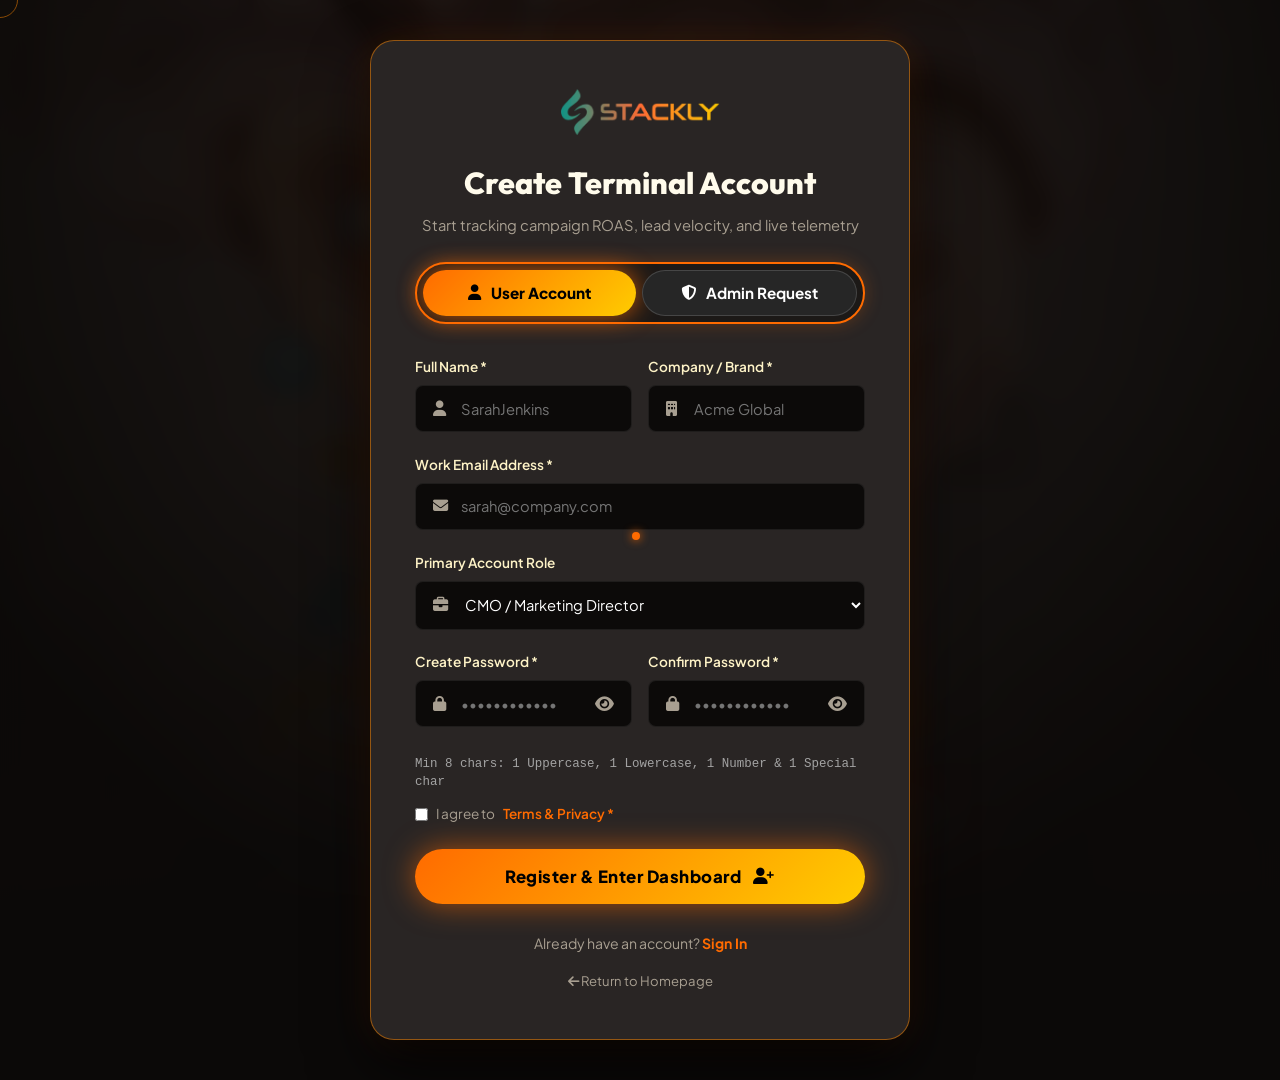
<file: signup.html>
<!DOCTYPE html>
<html lang="en">
<head>
  <meta charset="UTF-8">
  <meta name="viewport" content="width=device-width, initial-scale=1.0">
  <title>Create Account - Stackly Growth Portal</title>
  <meta name="description" content="Register your brand or agency account to access live performance metrics and campaign dashboards.">
  
  <link rel="preconnect" href="https://fonts.googleapis.com">
  <link rel="preconnect" href="https://fonts.gstatic.com" crossorigin>
  <link href="https://fonts.googleapis.com/css2?family=Outfit:wght@400;500;600;700;800;900&family=Plus+Jakarta+Sans:wght@300;400;500;600;700;800&display=swap" rel="stylesheet">
  <link rel="stylesheet" href="https://cdnjs.cloudflare.com/ajax/libs/font-awesome/6.5.1/css/all.min.css">
  <link rel="stylesheet" href="styles.css">
</head>
<body class="auth-body">

  <div class="auth-overlay"></div>

  <div id="cur-dot"></div>
  <div id="cur-ring"></div>

  <div class="auth-card" style="max-width:540px;">
    <div class="auth-logo" style="display:flex; justify-content:center; align-items:center; text-align:center; margin-bottom:1.5rem; width:100%;">
      <a href="index.html" style="display:inline-flex; justify-content:center; align-items:center;">
        <img src="logo_gold.webp" alt="Stackly Logo" style="display:block; margin:0 auto;">
      </a>
    </div>

    <div class="auth-header" style="text-align:center; margin-bottom:1.5rem;">
      <h2>Create Terminal Account</h2>
      <p>Start tracking campaign ROAS, lead velocity, and live telemetry</p>
    </div>

    <!-- DUAL ROLE TOGGLE SWITCH FOR ACCOUNT REGISTRATION -->
    <div class="role-toggle-container">
      <button type="button" class="role-toggle-btn active" id="regUserRole" onclick="setRegRole('user')">
        <i class="fa-solid fa-user"></i> User Account
      </button>
      <button type="button" class="role-toggle-btn" id="regAdminRole" onclick="setRegRole('admin')">
        <i class="fa-solid fa-shield-halved"></i> Admin Request
      </button>
    </div>

    <form id="signupForm" onsubmit="handleSignup(event)">
      <div class="form-row-2col">
        <div class="form-group">
          <label for="fullname">Full Name *</label>
          <div class="input-with-icon">
            <i class="fa-solid fa-user"></i>
            <input type="text" id="fullname" placeholder="SarahJenkins" required pattern="[A-Za-z]{1,16}" maxlength="16" oninput="this.value = this.value.replace(/[^A-Za-z]/g, '').slice(0, 16);" title="Please enter alphabets only without spaces (up to 16 characters)">
          </div>
        </div>

        <div class="form-group">
          <label for="company">Company / Brand *</label>
          <div class="input-with-icon">
            <i class="fa-solid fa-building"></i>
            <input type="text" id="company" placeholder="Acme Global" required pattern="[A-Za-z\s]{1,20}" maxlength="20" oninput="this.value = this.value.replace(/[^A-Za-z\s]/g, '').slice(0, 20);" title="Please enter alphabets only (up to 20 characters)">
          </div>
        </div>
      </div>

      <div class="form-group">
        <label for="email">Work Email Address *</label>
        <div class="input-with-icon">
          <i class="fa-solid fa-envelope"></i>
          <input type="email" id="email" placeholder="sarah@company.com" required>
        </div>
      </div>

      <div class="form-group">
        <label for="role">Primary Account Role</label>
        <div class="input-with-icon">
          <i class="fa-solid fa-briefcase"></i>
          <select id="role" required>
            <option>CMO / Marketing Director</option>
            <option>Founder / CEO</option>
            <option>Growth Lead / Media Buyer</option>
            <option>E-Commerce Brand Director</option>
          </select>
        </div>
      </div>

      <div class="form-row-2col">
        <div class="form-group">
          <label for="password">Create Password *</label>
          <div class="input-with-icon" style="position:relative;">
            <i class="fa-solid fa-lock"></i>
            <input type="password" id="password" placeholder="••••••••••••" required minlength="8" pattern="(?=.*\d)(?=.*[a-z])(?=.*[A-Z])(?=.*[^a-zA-Z0-9]).{8,}" style="padding-right:2.8rem;">
            <i class="fa-solid fa-eye toggle-pass-eye" id="togglePass" onclick="togglePassVis('password', 'togglePass')" style="position:absolute; left:auto; right:1.1rem; top:50%; transform:translateY(-50%); cursor:pointer; color:#ffcc00; font-size:1.05rem; z-index:10;"></i>
          </div>
        </div>

        <div class="form-group">
          <label for="confirmPassword">Confirm Password *</label>
          <div class="input-with-icon" style="position:relative;">
            <i class="fa-solid fa-lock"></i>
            <input type="password" id="confirmPassword" placeholder="••••••••••••" required minlength="8" style="padding-right:2.8rem;">
            <i class="fa-solid fa-eye toggle-pass-eye" id="toggleConfirmPass" onclick="togglePassVis('confirmPassword', 'toggleConfirmPass')" style="position:absolute; left:auto; right:1.1rem; top:50%; transform:translateY(-50%); cursor:pointer; color:#ffcc00; font-size:1.05rem; z-index:10;"></i>
          </div>
        </div>
      </div>

      <div class="help-text-code" style="margin-bottom: 0.75rem;">
        Min 8 chars: 1 Uppercase, 1 Lowercase, 1 Number & 1 Special char
      </div>
      <div id="signupPassError" style="display:none; color:#ff4d4d; font-size:0.8rem; margin-bottom:0.75rem; font-weight:600;"></div>

      <div class="form-options" style="margin-bottom: 1.5rem;">
        <label style="color:var(--text-muted); font-size:0.85rem; cursor:pointer;">
          <input type="checkbox" id="agreeTerms" required style="accent-color:var(--accent-cyan);"> I agree to <a href="404.html" style="color:var(--accent-cyan); font-weight:600;">Terms & Privacy *</a>
        </label>
      </div>

      <button type="submit" class="btn-glow-gold" id="btnRegSubmit" style="width:100%; justify-content:center; padding:1.05rem; font-size:1.05rem; font-weight:800; color:#000000; background:linear-gradient(135deg, #ff6b00 0%, #ffcc00 100%);">
        Register & Enter Dashboard <i class="fa-solid fa-user-plus"></i>
      </button>

    </form>

    <div style="text-align:center; margin-top:1.75rem; font-size:0.88rem; color:var(--text-muted);">
      Already have an account? <a href="login.html" style="color:var(--accent-cyan); font-weight:700;">Sign In</a>
    </div>

    <div style="text-align:center; margin-top:1rem; font-size:0.82rem;">
      <a href="index.html" style="color:var(--text-muted); text-decoration:none; transition:color 0.2s;" onmouseover="this.style.color='var(--accent-cyan)';" onmouseout="this.style.color='var(--text-muted)';">
        <i class="fa-solid fa-arrow-left"></i> Return to Homepage
      </a>
    </div>
  </div>

  <script src="script.js"></script>
  <script>
    let currentRegRole = 'user';

    function setRegRole(role) {
      currentRegRole = role;
      const btnUser = document.getElementById('regUserRole');
      const btnAdmin = document.getElementById('regAdminRole');
      const btnSubmit = document.getElementById('btnRegSubmit');

      if (role === 'user') {
        btnUser.classList.add('active');
        btnAdmin.classList.remove('active');
        btnSubmit.innerHTML = 'Register & Enter Dashboard <i class="fa-solid fa-user-plus"></i>';
      } else {
        btnAdmin.classList.add('active');
        btnUser.classList.remove('active');
        btnSubmit.innerHTML = 'Request Admin Provisioning <i class="fa-solid fa-shield-halved"></i>';
      }
    }

    function togglePassVis(inputId, iconId) {
      const passInput = document.getElementById(inputId);
      const toggleIcon = document.getElementById(iconId);
      if (passInput.type === 'password') {
        passInput.type = 'text';
        toggleIcon.classList.replace('fa-eye', 'fa-eye-slash');
      } else {
        passInput.type = 'password';
        toggleIcon.classList.replace('fa-eye-slash', 'fa-eye');
      }
    }

    function handleSignup(e) {
      e.preventDefault();
      const pass = document.getElementById('password').value;
      const confirmPass = document.getElementById('confirmPassword').value;
      const agreeTerms = document.getElementById('agreeTerms').checked;
      const errorDiv = document.getElementById('signupPassError');
      const strongRegex = new RegExp("^(?=.*[a-z])(?=.*[A-Z])(?=.*[0-9])(?=.*[^a-zA-Z0-9])(?=.{8,})");

      if (!agreeTerms) {
        errorDiv.style.display = 'block';
        errorDiv.textContent = 'You must agree to the Terms & Privacy to create an account.';
        return false;
      }

      if (!strongRegex.test(pass)) {
        errorDiv.style.display = 'block';
        errorDiv.textContent = 'Weak password! Must be at least 8 chars with 1 uppercase, 1 lowercase, 1 number & 1 special char.';
        return false;
      }

      if (pass !== confirmPass) {
        errorDiv.style.display = 'block';
        errorDiv.textContent = 'Passwords do not match. Please ensure Create Password and Confirm Password are identical.';
        return false;
      }

      errorDiv.style.display = 'none';
      window.location.href = 'login.html';
    }
  </script>
</body>
</html>
</file>
<file: styles.css>
/* ============================================================
   STACKLY - Modern Digital Marketing Agency Stylesheet
   Color Palette: Vibrant Solar Yellow & Fiery Orange (#0c0a09 + #ff6b00 + #ffcc00)
   ============================================================ */

:root {
  --bg-dark: #070605;
  --bg-primary: #0c0a09;
  --bg-surface: #1c1917;
  --bg-surface-elevated: #292524;
  --bg-glass: rgba(28, 25, 23, 0.88);
  --bg-glass-card: rgba(255, 255, 255, 0.03);
  
  --accent-cyan: #ff6b00;    /* Fiery Orange */
  --accent-blue: #ff8800;    /* Warm Amber Orange */
  --accent-purple: #ffcc00;  /* Solar Yellow */
  --accent-emerald: #10b981; /* Emerald Accent */
  --accent-amber: #ffe600;   /* Electric Yellow */
  --accent-pink: #ff3300;    /* Bright Flame Red */

  --grad-primary: linear-gradient(135deg, #ff4500 0%, #ff8800 50%, #ffcc00 100%);
  --grad-text: linear-gradient(135deg, #ffffff 0%, #ffea79 40%, #ff6b00 70%, #ffcc00 100%);
  --grad-glow: linear-gradient(135deg, rgba(255, 107, 0, 0.25), rgba(255, 204, 0, 0.25));
  --grad-card-hover: linear-gradient(135deg, rgba(255, 107, 0, 0.15), rgba(255, 204, 0, 0.1));

  --text-primary: #fffbeb;
  --text-secondary: #fef3c7;
  --text-muted: #a89f91;

  --border-light: rgba(255, 255, 255, 0.08);
  --border-active: rgba(255, 136, 0, 0.5);
  
  --font-main: 'Plus Jakarta Sans', -apple-system, BlinkMacSystemFont, sans-serif;
  --font-heading: 'Outfit', sans-serif;

  --radius-sm: 8px;
  --radius-md: 14px;
  --radius-lg: 24px;
  --radius-full: 9999px;

  --shadow-sm: 0 4px 20px rgba(0, 0, 0, 0.4);
  --shadow-glow: 0 0 35px rgba(255, 107, 0, 0.35);
  --shadow-card: 0 10px 30px -10px rgba(0, 0, 0, 0.7);

  --transition-fast: 0.2s cubic-bezier(0.4, 0, 0.2, 1);
  --transition-smooth: 0.4s cubic-bezier(0.16, 1, 0.3, 1);
}

/* RESET & BASE */
*, *::before, *::after {
  box-sizing: border-box;
  margin: 0;
  padding: 0;
}

html {
  scroll-behavior: smooth;
  font-size: 16px;
  background-color: var(--bg-dark);
  color: var(--text-primary);
  font-family: var(--font-main);
  overflow-x: hidden;
}

body {
  line-height: 1.6;
  min-height: 100vh;
  position: relative;
  background-color: var(--bg-primary);
  background-image: 
    radial-gradient(circle at 15% 15%, rgba(255, 107, 0, 0.12) 0%, transparent 45%),
    radial-gradient(circle at 85% 60%, rgba(255, 204, 0, 0.1) 0%, transparent 50%);
  background-attachment: fixed;
  overflow-x: hidden;
}

a {
  color: inherit;
  text-decoration: none;
  transition: var(--transition-fast);
}

img, video {
  max-width: 100%;
  height: auto;
  display: block;
}

button, input, select, textarea {
  font-family: inherit;
  font-size: inherit;
  border: none;
  outline: none;
}

button {
  cursor: pointer;
}

/* CUSTOM SCROLLBAR */
::-webkit-scrollbar {
  width: 8px;
}
::-webkit-scrollbar-track {
  background: var(--bg-dark);
}
::-webkit-scrollbar-thumb {
  background: rgba(255, 136, 0, 0.35);
  border-radius: 4px;
}
::-webkit-scrollbar-thumb:hover {
  background: var(--accent-cyan);
}

/* CUSTOM INTERACTIVE CURSOR */
#cur-dot {
  width: 8px;
  height: 8px;
  background: var(--accent-cyan);
  border-radius: 50%;
  position: fixed;
  pointer-events: none;
  z-index: 99999;
  transform: translate(-50%, -50%);
  transition: opacity 0.3s ease, transform 0.1s ease;
  box-shadow: 0 0 10px var(--accent-cyan);
}

#cur-ring {
  width: 36px;
  height: 36px;
  border: 1.5px solid rgba(255, 136, 0, 0.5);
  border-radius: 50%;
  position: fixed;
  pointer-events: none;
  z-index: 99998;
  transform: translate(-50%, -50%);
  transition: transform 0.15s ease-out, border-color 0.3s ease, width 0.3s ease, height 0.3s ease;
}

body.hovered #cur-ring {
  width: 56px;
  height: 56px;
  border-color: var(--accent-purple);
  background: rgba(255, 204, 0, 0.1);
}

/* PRELOADER */
#loader {
  position: fixed;
  inset: 0;
  background: var(--bg-dark);
  z-index: 999999;
  display: flex;
  flex-direction: column;
  align-items: center;
  justify-content: center;
  transition: opacity 0.6s ease, visibility 0.6s ease;
}

#loader.loaded {
  opacity: 0;
  visibility: hidden;
}

.loader-logo-wrap {
  position: relative;
  margin-bottom: 2rem;
}

.loader-logo-img {
  height: 60px;
  width: auto;
  filter: drop-shadow(0 0 20px rgba(255, 107, 0, 0.5));
  animation: logoPulse 2s ease-in-out infinite alternate;
}

@keyframes logoPulse {
  0% { transform: scale(0.96); filter: drop-shadow(0 0 12px rgba(255, 107, 0, 0.4)); }
  100% { transform: scale(1.04); filter: drop-shadow(0 0 30px rgba(255, 204, 0, 0.7)); }
}

.ld-bar-bg {
  width: 220px;
  height: 4px;
  background: rgba(255, 255, 255, 0.08);
  border-radius: 10px;
  overflow: hidden;
  position: relative;
}

.ld-bar {
  height: 100%;
  width: 0%;
  background: var(--grad-primary);
  border-radius: 10px;
  transition: width 0.3s ease;
}

.ld-words {
  margin-top: 1rem;
  font-size: 0.85rem;
  color: var(--text-muted);
  letter-spacing: 2px;
  text-transform: uppercase;
  font-family: var(--font-heading);
}

/* SCROLL TOP BUTTON */
#scrolltop {
  position: fixed;
  bottom: 30px;
  right: 30px;
  width: 48px;
  height: 48px;
  border-radius: 50%;
  background: var(--bg-surface-elevated);
  border: 1px solid var(--border-light);
  color: var(--accent-cyan);
  display: flex;
  align-items: center;
  justify-content: center;
  font-size: 1.2rem;
  z-index: 999;
  opacity: 0;
  visibility: hidden;
  transform: translateY(20px);
  transition: var(--transition-smooth);
  box-shadow: var(--shadow-sm);
  cursor: pointer;
}

#scrolltop.show {
  opacity: 1;
  visibility: visible;
  transform: translateY(0);
}

#scrolltop:hover {
  background: var(--grad-primary);
  color: #000;
  box-shadow: var(--shadow-glow);
  transform: translateY(-4px);
}

/* TOP PROGRESS BAR */
#scroll-progress {
  position: fixed;
  top: 0;
  left: 0;
  height: 3px;
  background: var(--grad-primary);
  width: 0%;
  z-index: 10000;
  transition: width 0.1s ease-out;
}

/* CONTAINER & LAYOUT UTILITIES */
.container {
  width: 100%;
  max-width: 1280px;
  margin: 0 auto;
  padding: 0 1.5rem;
}

section {
  padding: 6rem 0;
  position: relative;
}

/* NAVBAR */
#navbar {
  position: fixed;
  top: 0;
  left: 0;
  right: 0;
  z-index: 9999;
  padding: 1.25rem 0;
  transition: var(--transition-smooth);
}

#navbar.scrolled {
  padding: 0.85rem 0;
  background: var(--bg-glass);
  backdrop-filter: blur(16px);
  -webkit-backdrop-filter: blur(16px);
  border-bottom: 1px solid var(--border-light);
  box-shadow: 0 10px 30px rgba(0,0,0,0.6);
}

.nav-inner {
  display: flex;
  align-items: center;
  justify-content: space-between;
}

.nav-logo {
  display: flex;
  align-items: center;
  gap: 0.75rem;
}

.nav-logo-img {
  height: 44px;
  width: auto;
  object-fit: contain;
  filter: drop-shadow(0 0 10px rgba(255, 107, 0, 0.3));
  transition: transform 0.3s ease;
}

.nav-logo:hover .nav-logo-img {
  transform: scale(1.05);
}

.nav-menu {
  display: flex;
  align-items: center;
  gap: 2.2rem;
  list-style: none;
}

.nav-menu a {
  font-size: 0.95rem;
  font-weight: 500;
  color: var(--text-secondary);
  position: relative;
  padding: 0.4rem 0;
}

.nav-menu a::after {
  content: '';
  position: absolute;
  bottom: 0;
  left: 0;
  width: 0;
  height: 2px;
  background: var(--grad-primary);
  transition: width 0.3s ease;
  border-radius: 2px;
}

.nav-menu a:hover,
.nav-menu a.active {
  color: var(--text-primary);
}

.nav-menu a:hover::after,
.nav-menu a.active::after {
  width: 100%;
}

.nav-actions {
  display: flex;
  align-items: center;
  gap: 1rem;
}

.btn-login {
  background: transparent;
  color: var(--text-primary);
  border: 1px solid var(--border-light);
  padding: 0.6rem 1.4rem;
  border-radius: var(--radius-full);
  font-weight: 600;
  font-size: 0.9rem;
  transition: var(--transition-fast);
}

.btn-login:hover {
  border-color: var(--accent-cyan);
  color: var(--accent-cyan);
  background: rgba(255, 107, 0, 0.08);
}

.btn-register {
  background: var(--grad-primary);
  color: #000;
  padding: 0.65rem 1.6rem;
  border-radius: var(--radius-full);
  font-weight: 700;
  font-size: 0.9rem;
  box-shadow: 0 4px 15px rgba(255, 107, 0, 0.4);
  transition: var(--transition-smooth);
}

.btn-register:hover {
  transform: translateY(-2px);
  box-shadow: 0 8px 25px rgba(255, 107, 0, 0.6);
}

/* HAMBURGER */
.hamburger {
  display: none;
  flex-direction: column;
  gap: 6px;
  cursor: pointer;
  z-index: 10001;
  padding: 5px;
}

.hamburger span {
  width: 26px;
  height: 2px;
  background: var(--text-primary);
  border-radius: 2px;
  transition: var(--transition-fast);
}

/* MOBILE MENU DRAWER */
#mob-menu {
  position: fixed;
  top: 0;
  right: -100%;
  width: 100%;
  max-width: 360px;
  height: 100vh;
  background: var(--bg-surface-elevated);
  border-left: 1px solid var(--border-light);
  z-index: 100000;
  padding: 2rem 1.75rem;
  display: flex;
  flex-direction: column;
  overflow-y: auto !important;
  -webkit-overflow-scrolling: touch;
  transition: right 0.4s cubic-bezier(0.16, 1, 0.3, 1);
  box-shadow: -10px 0 40px rgba(0,0,0,0.85);
}

#mob-menu::-webkit-scrollbar {
  width: 6px;
}

#mob-menu::-webkit-scrollbar-track {
  background: rgba(0, 0, 0, 0.2);
}

#mob-menu::-webkit-scrollbar-thumb {
  background: var(--accent-cyan);
  border-radius: 4px;
}

#mob-menu::-webkit-scrollbar-thumb:hover {
  background: var(--accent-purple);
}

#mob-menu.active {
  right: 0;
}

.mob-close {
  align-self: flex-end;
  font-size: 1.8rem;
  color: var(--text-muted);
  cursor: pointer;
  margin-bottom: 2rem;
  transition: color 0.2s;
}

.mob-close:hover {
  color: var(--accent-pink);
}

.mob-menu-logo img {
  height: 44px;
  margin-bottom: 2rem;
}

.mob-menu-links {
  display: flex;
  flex-direction: column;
  gap: 1.25rem;
  margin-bottom: auto;
}

.mob-menu-links a {
  font-size: 1.15rem;
  font-weight: 600;
  color: var(--text-secondary);
  padding: 0.5rem 0;
  border-bottom: 1px solid rgba(255,255,255,0.05);
}

.mob-menu-links a.active,
.mob-menu-links a:hover {
  color: var(--accent-cyan);
  padding-left: 8px;
}

.mob-menu-actions {
  display: flex;
  flex-direction: column;
  gap: 1rem;
  margin-top: 2rem;
}

.mob-menu-btn {
  width: 100%;
  text-align: center;
  padding: 0.8rem 1rem;
  border-radius: var(--radius-full);
  font-weight: 700;
  background: var(--grad-primary);
  color: #000;
}

.mob-menu-btn.secondary {
  background: transparent;
  border: 1px solid var(--border-light);
  color: var(--text-primary);
}

/* ============================================================
   ENHANCED HERO SECTION WITH HERO BACKGROUND IMAGE & PARTICLES
   ============================================================ */
#hero {
  min-height: 100vh;
  padding-top: 10.5rem;
  padding-bottom: 6.5rem;
  display: flex;
  align-items: center;
  position: relative;
  overflow: hidden;

  background-image: 
    linear-gradient(180deg, rgba(12, 10, 9, 0.82) 0%, rgba(12, 10, 9, 0.88) 50%, rgba(12, 10, 9, 1) 100%),
    radial-gradient(circle at 50% 30%, rgba(255, 107, 0, 0.18) 0%, transparent 65%),
    url('downloaded_images/digital-marketing.webp');
  background-size: cover;
  background-position: center center;
  background-repeat: no-repeat;
  background-attachment: fixed;
}

#hero-particles {
  position: absolute;
  inset: 0;
  width: 100%;
  height: 100%;
  pointer-events: none;
  z-index: 1;
}

.hero-glow-1 {
  position: absolute;
  top: 5%;
  left: -10%;
  width: 650px;
  height: 650px;
  background: radial-gradient(circle, rgba(255, 107, 0, 0.28) 0%, rgba(255, 107, 0, 0.05) 50%, transparent 70%);
  pointer-events: none;
  filter: blur(80px);
  animation: orbFloat1 12s ease-in-out infinite alternate;
}

.hero-glow-2 {
  position: absolute;
  bottom: -5%;
  right: -5%;
  width: 600px;
  height: 600px;
  background: radial-gradient(circle, rgba(255, 204, 0, 0.25) 0%, rgba(255, 204, 0, 0.05) 50%, transparent 70%);
  pointer-events: none;
  filter: blur(80px);
  animation: orbFloat2 10s ease-in-out infinite alternate;
}

@keyframes orbFloat1 {
  0% { transform: translate(0, 0) scale(1); }
  100% { transform: translate(40px, 50px) scale(1.15); }
}

@keyframes orbFloat2 {
  0% { transform: translate(0, 0) scale(1); }
  100% { transform: translate(-50px, -40px) scale(1.1); }
}

.hero-inner {
  display: grid;
  grid-template-columns: 1.1fr 0.9fr;
  gap: 3.5rem;
  align-items: center;
  position: relative;
  z-index: 2;
}

.hero-badge {
  display: inline-flex;
  align-items: center;
  gap: 0.7rem;
  padding: 0.5rem 1.25rem;
  border-radius: var(--radius-full);
  background: rgba(255, 107, 0, 0.15);
  backdrop-filter: blur(10px);
  border: 1px solid rgba(255, 107, 0, 0.45);
  margin-bottom: 1.5rem;
  position: relative;
  overflow: hidden;
  box-shadow: 0 4px 15px rgba(255, 107, 0, 0.2);
}

.hero-badge::before {
  content: '';
  position: absolute;
  top: 0;
  left: -100%;
  width: 50%;
  height: 100%;
  background: linear-gradient(90deg, transparent, rgba(255, 255, 255, 0.2), transparent);
  animation: badgeShine 3s infinite;
}

@keyframes badgeShine {
  0% { left: -100%; }
  40%, 100% { left: 200%; }
}

.badge-pulse {
  width: 9px;
  height: 9px;
  background: var(--accent-cyan);
  border-radius: 50%;
  box-shadow: 0 0 12px var(--accent-cyan);
  animation: pulse 1.8s infinite;
}

@keyframes pulse {
  0% { transform: scale(0.95); box-shadow: 0 0 0 0 rgba(255, 107, 0, 0.8); }
  70% { transform: scale(1.1); box-shadow: 0 0 0 12px rgba(255, 107, 0, 0); }
  100% { transform: scale(0.95); box-shadow: 0 0 0 0 rgba(255, 107, 0, 0); }
}

.badge-text {
  font-size: 0.85rem;
  font-weight: 700;
  color: var(--accent-purple);
  letter-spacing: 0.5px;
  text-transform: uppercase;
}

#hero-title {
  font-family: var(--font-heading);
  font-size: 4rem;
  font-weight: 900;
  line-height: 1.1;
  letter-spacing: -1.5px;
  margin-bottom: 1.5rem;
}

#hero-title .hl {
  background: var(--grad-text);
  background-size: 200% auto;
  -webkit-background-clip: text;
  -webkit-text-fill-color: transparent;
  animation: shineGradient 5s linear infinite;
  display: inline-block;
}

@keyframes shineGradient {
  0% { background-position: 0% center; }
  100% { background-position: 200% center; }
}

.hero-sub {
  font-size: 1.18rem;
  color: var(--text-secondary);
  margin-bottom: 2.2rem;
  max-width: 550px;
  line-height: 1.75;
}

.hero-btns {
  display: flex;
  align-items: center;
  gap: 1.25rem;
  margin-bottom: 3.2rem;
}

.hbtn-main {
  display: inline-flex;
  align-items: center;
  gap: 0.7rem;
  background: var(--grad-primary);
  color: #000;
  padding: 1rem 2.4rem;
  border-radius: var(--radius-full);
  font-weight: 800;
  font-size: 1.02rem;
  box-shadow: 0 10px 30px rgba(255, 107, 0, 0.45);
  transition: var(--transition-smooth);
  position: relative;
  overflow: hidden;
}

.hbtn-main:hover {
  transform: translateY(-4px);
  box-shadow: 0 16px 40px rgba(255, 107, 0, 0.65);
}

.hbtn-ghost {
  display: inline-flex;
  align-items: center;
  gap: 0.75rem;
  background: rgba(255, 255, 255, 0.05);
  backdrop-filter: blur(10px);
  border: 1px solid var(--border-light);
  color: var(--text-primary);
  padding: 1rem 2.2rem;
  border-radius: var(--radius-full);
  font-weight: 700;
  font-size: 1rem;
  transition: var(--transition-smooth);
}

.hbtn-ghost:hover {
  background: rgba(255, 255, 255, 0.1);
  border-color: var(--accent-cyan);
  transform: translateY(-2px);
}

.play-wrap {
  width: 30px;
  height: 30px;
  border-radius: 50%;
  background: var(--accent-cyan);
  color: #000;
  display: inline-flex;
  align-items: center;
  justify-content: center;
  font-size: 0.75rem;
  box-shadow: 0 0 10px rgba(255, 107, 0, 0.5);
}

.hero-stats {
  display: grid;
  grid-template-columns: repeat(3, 1fr);
  gap: 1.5rem;
  padding-top: 2rem;
  border-top: 1px solid var(--border-light);
}

.hstat-item {
  display: flex;
  align-items: center;
  gap: 0.75rem;
}

.hstat-icon {
  width: 42px;
  height: 42px;
  border-radius: 12px;
  background: rgba(255, 107, 0, 0.15);
  backdrop-filter: blur(8px);
  border: 1px solid rgba(255, 107, 0, 0.3);
  color: var(--accent-cyan);
  display: flex;
  align-items: center;
  justify-content: center;
  font-size: 1.1rem;
  flex-shrink: 0;
}

.hstat-num {
  font-family: var(--font-heading);
  font-size: 2.2rem;
  font-weight: 800;
  color: var(--text-primary);
  line-height: 1;
}

.hstat-num em {
  color: var(--accent-purple);
  font-style: normal;
}

.hstat-label {
  font-size: 0.82rem;
  color: var(--text-muted);
  font-weight: 600;
  margin-top: 0.2rem;
}

/* HERO VISUAL RIGHT CONTAINER WITH FLOATING BADGES */
.hero-insights {
  position: relative;
  perspective: 1000px;
}

.hero-insights-img-wrap {
  position: relative;
  border-radius: var(--radius-lg);
  overflow: hidden;
  border: 1px solid var(--border-active);
  box-shadow: 0 25px 60px rgba(0,0,0,0.85), 0 0 35px rgba(255, 107, 0, 0.25);
  background: var(--bg-surface);
}

.hero-insights-img-wrap img {
  width: 100%;
  height: auto;
  object-fit: cover;
  transition: transform 0.6s cubic-bezier(0.16, 1, 0.3, 1);
}

.hero-insights:hover img {
  transform: scale(1.04);
}

/* FLOATING CARD 1 (BOTTOM LEFT) */
.hero-insights-card {
  position: absolute;
  bottom: -25px;
  left: -25px;
  background: rgba(28, 25, 23, 0.94);
  backdrop-filter: blur(16px);
  -webkit-backdrop-filter: blur(16px);
  border: 1px solid var(--border-active);
  border-radius: var(--radius-md);
  padding: 1.25rem 1.5rem;
  max-width: 290px;
  box-shadow: var(--shadow-card), 0 0 20px rgba(255, 107, 0, 0.25);
  animation: floatCard1 4s ease-in-out infinite alternate;
  z-index: 5;
}

@keyframes floatCard1 {
  0% { transform: translateY(0px); }
  100% { transform: translateY(-14px); }
}

.hero-insights-card span {
  font-size: 0.75rem;
  text-transform: uppercase;
  letter-spacing: 1px;
  color: var(--accent-purple);
  font-weight: 800;
  display: block;
  margin-bottom: 0.25rem;
}

.hero-insights-card strong {
  font-family: var(--font-heading);
  font-size: 1.7rem;
  color: #fff;
  display: block;
  margin-bottom: 0.3rem;
}

.hero-insights-card p {
  font-size: 0.82rem;
  color: var(--text-muted);
  line-height: 1.4;
}

/* FLOATING CARD 2 (TOP RIGHT) */
.hero-float-badge-top {
  position: absolute;
  top: -20px;
  right: -20px;
  background: rgba(28, 25, 23, 0.94);
  backdrop-filter: blur(16px);
  -webkit-backdrop-filter: blur(16px);
  border: 1px solid rgba(255, 204, 0, 0.45);
  border-radius: var(--radius-md);
  padding: 1rem 1.25rem;
  display: flex;
  align-items: center;
  gap: 0.85rem;
  box-shadow: 0 15px 35px rgba(0,0,0,0.7), 0 0 20px rgba(255, 204, 0, 0.25);
  animation: floatCard2 5s ease-in-out infinite alternate;
  z-index: 5;
}

@keyframes floatCard2 {
  0% { transform: translateY(0px); }
  100% { transform: translateY(12px); }
}

.float-badge-icon {
  width: 40px;
  height: 40px;
  border-radius: 50%;
  background: var(--grad-primary);
  color: #000;
  display: flex;
  align-items: center;
  justify-content: center;
  font-size: 1.1rem;
  flex-shrink: 0;
}

.float-badge-text strong {
  display: block;
  font-family: var(--font-heading);
  font-size: 1.1rem;
  color: #fff;
  line-height: 1.1;
}

.float-badge-text span {
  font-size: 0.78rem;
  color: var(--text-muted);
}

/* ============================================================
   FEATURES & WELCOME SECTION STYLES
   ============================================================ */
.features-intro {
  display: grid;
  grid-template-columns: 1fr 1.1fr;
  gap: 4rem;
  align-items: center;
  margin-bottom: 5rem;
}

.fi-img-wrap {
  position: relative;
  border-radius: var(--radius-lg);
  overflow: hidden;
  border: 1px solid var(--border-active);
  box-shadow: var(--shadow-card), 0 0 30px rgba(255, 107, 0, 0.15);
  background: var(--bg-surface);
}

.fi-img-wrap img {
  width: 100%;
  height: 440px;
  object-fit: cover;
  display: block;
  transition: transform 0.5s ease;
}

.fi-img-wrap:hover img {
  transform: scale(1.03);
}

.fi-badge {
  position: absolute;
  bottom: 25px;
  right: 25px;
  background: rgba(28, 25, 23, 0.94);
  backdrop-filter: blur(14px);
  -webkit-backdrop-filter: blur(14px);
  border: 1px solid var(--border-active);
  padding: 1.1rem 1.6rem;
  border-radius: var(--radius-md);
  text-align: center;
  box-shadow: 0 10px 30px rgba(0,0,0,0.7), 0 0 20px rgba(255, 107, 0, 0.2);
  z-index: 5;
}

.fi-badge .num {
  font-family: var(--font-heading);
  font-size: 2.2rem;
  font-weight: 900;
  color: var(--accent-purple);
  line-height: 1;
}

.fi-badge .lbl {
  font-size: 0.8rem;
  color: var(--text-muted);
  font-weight: 700;
  text-transform: uppercase;
  letter-spacing: 0.5px;
  margin-top: 0.25rem;
}

.fi-list {
  list-style: none;
  display: flex;
  flex-direction: column;
  gap: 0.9rem;
  margin: 1.75rem 0;
}

.fi-list li {
  display: flex;
  align-items: flex-start;
  gap: 0.85rem;
  font-size: 0.96rem;
  color: var(--text-secondary);
  line-height: 1.5;
}

.fi-check {
  width: 24px;
  height: 24px;
  border-radius: 50%;
  background: rgba(255, 107, 0, 0.15);
  border: 1px solid var(--accent-cyan);
  color: var(--accent-cyan);
  display: inline-flex;
  align-items: center;
  justify-content: center;
  font-size: 0.75rem;
  flex-shrink: 0;
  margin-top: 0.1rem;
}

/* 6 FEATURE CARDS GRID */
.features-grid {
  display: grid;
  grid-template-columns: repeat(3, 1fr);
  gap: 2rem;
}

.feat-card {
  background: var(--bg-surface);
  border: 1px solid var(--border-light);
  border-radius: var(--radius-md);
  padding: 1.75rem;
  transition: var(--transition-smooth);
  display: flex;
  flex-direction: column;
  position: relative;
  overflow: hidden;
}

.feat-card:hover {
  border-color: var(--border-active);
  transform: translateY(-6px);
  box-shadow: 0 15px 35px rgba(0,0,0,0.6), 0 0 25px rgba(255, 107, 0, 0.15);
}

.feat-img {
  position: relative;
  width: 100%;
  height: 190px;
  border-radius: var(--radius-sm);
  overflow: hidden;
  margin-bottom: 1.25rem;
}

.feat-img img {
  width: 100%;
  height: 100%;
  object-fit: cover;
  transition: transform 0.5s ease;
}

.feat-card:hover .feat-img img {
  transform: scale(1.06);
}

.feat-badge {
  position: absolute;
  top: 12px;
  left: 12px;
  background: rgba(12, 10, 9, 0.88);
  backdrop-filter: blur(8px);
  border: 1px solid var(--border-active);
  color: var(--accent-purple);
  font-size: 0.7rem;
  font-weight: 800;
  padding: 0.35rem 0.75rem;
  border-radius: var(--radius-full);
  text-transform: uppercase;
  letter-spacing: 0.5px;
}

.feat-card h3 {
  font-family: var(--font-heading);
  font-size: 1.3rem;
  font-weight: 700;
  color: var(--text-primary);
  margin-bottom: 0.6rem;
}

.feat-card p {
  font-size: 0.9rem;
  color: var(--text-muted);
  line-height: 1.65;
}

/* ============================================================
   ROI CALCULATOR SECTION STYLES
   ============================================================ */
.calc-box {
  background: var(--bg-surface-elevated);
  border: 1px solid var(--border-active);
  border-radius: var(--radius-lg);
  padding: 3rem;
  display: grid;
  grid-template-columns: 1.1fr 0.9fr;
  gap: 3rem;
  align-items: center;
  box-shadow: var(--shadow-card), 0 0 35px rgba(255, 107, 0, 0.12);
}

.calc-controls {
  display: flex;
  flex-direction: column;
  gap: 1.75rem;
}

.calc-group label {
  display: flex;
  justify-content: space-between;
  align-items: center;
  font-size: 0.95rem;
  font-weight: 700;
  color: var(--text-primary);
  margin-bottom: 0.75rem;
}

.calc-group label span {
  color: var(--accent-purple);
  font-family: var(--font-heading);
  font-size: 1.3rem;
  font-weight: 800;
}

.calc-slider {
  width: 100%;
  height: 8px;
  border-radius: 4px;
  background: var(--bg-primary);
  appearance: none;
  outline: none;
  cursor: pointer;
}

.calc-slider::-webkit-slider-thumb {
  appearance: none;
  width: 22px;
  height: 22px;
  border-radius: 50%;
  background: var(--grad-primary);
  cursor: pointer;
  box-shadow: 0 0 12px rgba(255, 107, 0, 0.8);
}

.calc-select {
  width: 100%;
  padding: 0.9rem 1.1rem;
  background: var(--bg-primary);
  border: 1px solid var(--border-light);
  border-radius: var(--radius-sm);
  color: var(--text-primary);
  font-size: 0.95rem;
  cursor: pointer;
}

.calc-results {
  background: var(--bg-primary);
  border: 1px solid var(--border-light);
  border-radius: var(--radius-md);
  padding: 2.2rem;
  display: flex;
  flex-direction: column;
  gap: 1.4rem;
}

.calc-res-item {
  display: flex;
  flex-direction: column;
  gap: 0.35rem;
  border-bottom: 1px solid rgba(255,255,255,0.06);
  padding-bottom: 1rem;
}

.calc-res-item:last-of-type {
  border-bottom: none;
  padding-bottom: 0;
}

.calc-res-item span {
  font-size: 0.82rem;
  color: var(--text-muted);
  text-transform: uppercase;
  letter-spacing: 0.5px;
  font-weight: 600;
}

.calc-res-item strong {
  font-family: var(--font-heading);
  font-size: 2.1rem;
  font-weight: 800;
  color: var(--text-primary);
  line-height: 1.1;
}

.calc-res-item.highlight strong {
  color: var(--accent-purple);
}

/* ============================================================
   FEATURED RESULTS / CAMPAIGNS STYLES
   ============================================================ */
.campaigns-tabs {
  display: flex;
  justify-content: center;
  gap: 0.75rem;
  margin-bottom: 3rem;
  flex-wrap: wrap;
}

.ctab {
  background: var(--bg-surface);
  border: 1px solid var(--border-light);
  color: var(--text-secondary);
  padding: 0.65rem 1.5rem;
  border-radius: var(--radius-full);
  font-weight: 600;
  font-size: 0.9rem;
  cursor: pointer;
  transition: var(--transition-fast);
}

.ctab:hover, .ctab.active {
  background: var(--grad-primary);
  color: #000;
  border-color: transparent;
  font-weight: 700;
  box-shadow: 0 4px 18px rgba(255, 107, 0, 0.4);
}

.campaigns-grid {
  display: grid;
  grid-template-columns: repeat(3, 1fr);
  gap: 2rem;
}

.campaign-card {
  background: var(--bg-surface);
  border: 1px solid var(--border-light);
  border-radius: var(--radius-md);
  overflow: hidden;
  transition: var(--transition-smooth);
  display: flex;
  flex-direction: column;
}

.campaign-card:hover {
  border-color: var(--border-active);
  transform: translateY(-6px);
  box-shadow: 0 15px 35px rgba(0,0,0,0.6), 0 0 25px rgba(255, 107, 0, 0.15);
}

.cc-img {
  position: relative;
  width: 100%;
  height: 220px;
  overflow: hidden;
}

.cc-img img {
  width: 100%;
  height: 100%;
  object-fit: cover;
  transition: transform 0.5s ease;
}

.campaign-card:hover .cc-img img {
  transform: scale(1.06);
}

.cc-label {
  position: absolute;
  top: 14px;
  left: 14px;
  background: rgba(12, 10, 9, 0.88);
  backdrop-filter: blur(8px);
  border: 1px solid var(--border-active);
  color: var(--accent-purple);
  font-size: 0.72rem;
  font-weight: 800;
  padding: 0.35rem 0.8rem;
  border-radius: var(--radius-full);
  text-transform: uppercase;
}

.cc-body {
  padding: 1.5rem;
  display: flex;
  flex-direction: column;
  flex-grow: 1;
}

.cc-title {
  font-family: var(--font-heading);
  font-size: 1.25rem;
  font-weight: 700;
  color: var(--text-primary);
  margin-bottom: 1rem;
  line-height: 1.35;
}

.cc-meta {
  display: flex;
  gap: 1.25rem;
  font-size: 0.85rem;
  color: var(--text-muted);
  margin-bottom: 1.25rem;
  padding-bottom: 1rem;
  border-bottom: 1px solid rgba(255,255,255,0.06);
}

.cc-meta span {
  display: inline-flex;
  align-items: center;
  gap: 0.4rem;
  color: var(--accent-purple);
  font-weight: 600;
}

.cc-btn {
  margin-top: auto;
  display: inline-flex;
  align-items: center;
  gap: 0.5rem;
  color: var(--accent-cyan);
  font-weight: 700;
  font-size: 0.9rem;
  cursor: pointer;
  transition: gap 0.2s ease, color 0.2s ease;
}

.cc-btn:hover {
  gap: 0.8rem;
  color: var(--accent-purple);
}

/* ============================================================
   WORKFLOW PROCESS STYLES
   ============================================================ */
.process-grid {
  display: grid;
  grid-template-columns: repeat(4, 1fr);
  gap: 1.75rem;
}

.process-card {
  background: var(--bg-surface-elevated);
  border: 1px solid var(--border-light);
  border-radius: var(--radius-md);
  padding: 2rem 1.6rem;
  position: relative;
  transition: var(--transition-smooth);
}

.process-card:hover {
  border-color: var(--border-active);
  transform: translateY(-4px);
  box-shadow: 0 12px 30px rgba(0,0,0,0.5), 0 0 20px rgba(255, 107, 0, 0.15);
}

.step-num {
  font-family: var(--font-heading);
  font-size: 2.6rem;
  font-weight: 900;
  color: rgba(255, 107, 0, 0.35);
  line-height: 1;
  margin-bottom: 1rem;
}

.process-card h4 {
  font-family: var(--font-heading);
  font-size: 1.2rem;
  font-weight: 700;
  color: var(--text-primary);
  margin-bottom: 0.65rem;
}

.process-card p {
  font-size: 0.88rem;
  color: var(--text-muted);
  line-height: 1.65;
}

/* ============================================================
   TESTIMONIALS SLIDER & CARD STYLES
   ============================================================ */
#testimonials {
  padding: 6rem 0;
}

.testimonial-card {
  max-width: 820px;
  margin: 0 auto;
  background: var(--bg-surface-elevated);
  border: 1px solid var(--border-active);
  border-radius: var(--radius-lg);
  padding: 3.5rem 3rem;
  text-align: center;
  box-shadow: var(--shadow-card), 0 0 35px rgba(255, 107, 0, 0.15);
  position: relative;
}

.testi-stars {
  color: var(--accent-purple);
  font-size: 1.3rem;
  display: flex;
  justify-content: center;
  gap: 0.4rem;
  margin-bottom: 1.5rem;
}

.testi-quote {
  font-family: var(--font-heading);
  font-size: 1.45rem;
  font-weight: 600;
  color: var(--text-primary);
  line-height: 1.6;
  font-style: italic;
  margin-bottom: 2.2rem;
}

.testi-author {
  display: flex;
  align-items: center;
  justify-content: center;
  gap: 1.25rem;
}

.testi-avatar {
  width: 68px;
  height: 68px;
  border-radius: 50%;
  object-fit: cover;
  border: 2px solid var(--accent-cyan);
  box-shadow: 0 0 20px rgba(255, 107, 0, 0.4);
  flex-shrink: 0;
}

.testi-info {
  text-align: left;
}

.testi-info h5 {
  font-family: var(--font-heading);
  font-size: 1.15rem;
  font-weight: 700;
  color: var(--text-primary);
  margin-bottom: 0.15rem;
}

.testi-info p {
  font-size: 0.88rem;
  color: var(--text-muted);
  font-weight: 500;
}

/* ============================================================
   CONTACT CTA SECTION
   ============================================================ */
#contact-cta {
  padding: 6rem 0;
}

.cta-box {
  background: linear-gradient(135deg, rgba(255, 107, 0, 0.18) 0%, rgba(28, 25, 23, 0.96) 50%, rgba(255, 204, 0, 0.14) 100%);
  border: 1px solid var(--border-active);
  border-radius: var(--radius-lg);
  padding: 4.5rem 2.5rem;
  text-align: center;
  max-width: 920px;
  margin: 0 auto;
  box-shadow: var(--shadow-card), 0 0 45px rgba(255, 107, 0, 0.22);
}

/* ============================================================
   NEW SECTION STYLES: COMPARISON TABLE & FAQ ACCORDION
   ============================================================ */

/* COMPARISON TABLE SECTION */
.comp-table-wrap {
  background: var(--bg-surface-elevated);
  border: 1px solid var(--border-active);
  border-radius: var(--radius-lg);
  overflow: hidden;
  box-shadow: var(--shadow-card);
}

.comp-table {
  width: 100%;
  border-collapse: collapse;
  text-align: left;
}

.comp-table th, .comp-table td {
  padding: 1.25rem 1.5rem;
  border-bottom: 1px solid var(--border-light);
}

.comp-table th {
  font-family: var(--font-heading);
  font-size: 1.1rem;
  font-weight: 700;
  color: var(--text-primary);
  background: rgba(0,0,0,0.2);
}

.comp-table th.highlight-col {
  background: rgba(255, 107, 0, 0.12);
  color: var(--accent-purple);
  border-bottom: 2px solid var(--accent-cyan);
}

.comp-table td.highlight-col {
  background: rgba(255, 107, 0, 0.05);
  font-weight: 600;
}

.chk-yes {
  color: var(--accent-emerald);
  font-weight: 700;
  display: inline-flex;
  align-items: center;
  gap: 0.4rem;
}

.chk-no {
  color: var(--accent-pink);
  font-weight: 600;
  display: inline-flex;
  align-items: center;
  gap: 0.4rem;
}

/* FAQ ACCORDION STYLES */
.faq-grid {
  max-width: 850px;
  margin: 0 auto;
  display: flex;
  flex-direction: column;
  gap: 1.25rem;
}

.faq-item {
  background: var(--bg-surface);
  border: 1px solid var(--border-light);
  border-radius: var(--radius-md);
  overflow: hidden;
  transition: var(--transition-fast);
}

.faq-item.active {
  border-color: var(--border-active);
  box-shadow: 0 10px 25px rgba(0,0,0,0.5);
}

.faq-header {
  padding: 1.35rem 1.75rem;
  display: flex;
  align-items: center;
  justify-content: space-between;
  cursor: pointer;
  font-family: var(--font-heading);
  font-size: 1.15rem;
  font-weight: 700;
  color: var(--text-primary);
  user-select: none;
}

.faq-header:hover {
  color: var(--accent-cyan);
}

.faq-icon {
  width: 32px;
  height: 32px;
  border-radius: 50%;
  background: rgba(255, 107, 0, 0.12);
  color: var(--accent-cyan);
  display: flex;
  align-items: center;
  justify-content: center;
  font-size: 0.85rem;
  transition: transform 0.3s ease;
}

.faq-item.active .faq-icon {
  transform: rotate(180deg);
  background: var(--accent-cyan);
  color: #000;
}

.faq-body {
  padding: 0 1.75rem 1.5rem 1.75rem;
  font-size: 0.95rem;
  color: var(--text-muted);
  line-height: 1.7;
  display: none;
}

.faq-item.active .faq-body {
  display: block;
}

/* CLIENT LOGOS MARQUEE SECTION */
.trust-marquee {
  background: var(--bg-surface);
  border-top: 1px solid var(--border-light);
  border-bottom: 1px solid var(--border-light);
  padding: 2rem 0;
  overflow: hidden;
  position: relative;
}

.marquee-track {
  display: flex;
  gap: 4rem;
  width: max-content;
  animation: marquee 25s linear infinite;
}

@keyframes marquee {
  0% { transform: translateX(0); }
  100% { transform: translateX(-50%); }
}

.marquee-item {
  display: flex;
  align-items: center;
  gap: 0.6rem;
  font-family: var(--font-heading);
  font-weight: 700;
  font-size: 1.2rem;
  color: var(--text-muted);
  opacity: 0.65;
  transition: opacity 0.3s;
}

.marquee-item:hover {
  opacity: 1;
  color: var(--accent-cyan);
}

/* SECTION HEADINGS */
.sec-head {
  text-align: center;
  max-width: 680px;
  margin: 0 auto 3.5rem auto;
}

.sec-eyebrow {
  display: inline-block;
  font-size: 0.85rem;
  font-weight: 700;
  text-transform: uppercase;
  letter-spacing: 2px;
  color: var(--accent-cyan);
  margin-bottom: 0.75rem;
}

.sec-title {
  font-family: var(--font-heading);
  font-size: 2.75rem;
  font-weight: 800;
  line-height: 1.2;
  margin-bottom: 1rem;
}

.sec-title span {
  background: var(--grad-text);
  -webkit-background-clip: text;
  -webkit-text-fill-color: transparent;
}

.sec-desc {
  font-size: 1.05rem;
  color: var(--text-secondary);
  line-height: 1.75;
}

/* FOOTER */
footer {
  background: var(--bg-dark);
  border-top: 1px solid var(--border-light);
  padding: 5rem 0 2rem 0;
}

.footer-grid {
  display: grid;
  grid-template-columns: 2fr 1fr 1fr 1.5fr;
  gap: 3rem;
  margin-bottom: 4rem;
}

.footer-brand p {
  font-size: 0.9rem;
  color: var(--text-muted);
  margin-top: 1rem;
  max-width: 300px;
}

.footer-col h5 {
  font-family: var(--font-heading);
  font-size: 1rem;
  font-weight: 700;
  margin-bottom: 1.25rem;
  color: var(--text-primary);
}

.footer-col ul {
  list-style: none;
  display: flex;
  flex-direction: column;
  gap: 0.75rem;
}

.footer-col a {
  font-size: 0.88rem;
  color: var(--text-muted);
}

.footer-col a:hover {
  color: var(--accent-cyan);
}

.footer-newsletter input {
  width: 100%;
  padding: 0.75rem 1rem;
  background: var(--bg-surface);
  border: 1px solid var(--border-light);
  border-radius: var(--radius-sm);
  color: var(--text-primary);
  margin-bottom: 0.75rem;
}

.footer-bottom {
  border-top: 1px solid var(--border-light);
  padding-top: 2rem;
  display: flex;
  align-items: center;
  justify-content: space-between;
  font-size: 0.85rem;
  color: var(--text-muted);
}

/* MODAL DRAWER */
.modal-overlay {
  position: fixed;
  inset: 0;
  background: rgba(0,0,0,0.85);
  backdrop-filter: blur(10px);
  z-index: 1000000;
  display: flex;
  align-items: center;
  justify-content: center;
  padding: 1.5rem;
  opacity: 0;
  visibility: hidden;
  transition: var(--transition-smooth);
}

.modal-overlay.active {
  opacity: 1;
  visibility: visible;
}

.modal-content {
  background: var(--bg-surface-elevated);
  border: 1px solid var(--border-active);
  border-radius: var(--radius-lg);
  max-width: 700px;
  width: 100%;
  padding: 2.5rem;
  position: relative;
  transform: scale(0.9);
  transition: transform 0.3s ease;
}

.modal-overlay.active .modal-content {
  transform: scale(1);
}

.modal-close {
  position: absolute;
  top: 20px;
  right: 20px;
  font-size: 1.5rem;
  color: var(--text-muted);
  cursor: pointer;
}

.modal-close:hover {
  color: var(--accent-pink);
}

/* RESPONSIVE MEDIA QUERIES */
@media (max-width: 1024px) {
  #hero-title { font-size: 3rem; }
  .hero-inner { grid-template-columns: 1fr; text-align: center; gap: 3rem; }
  .hero-sub { margin-left: auto; margin-right: auto; }
  .hero-btns { justify-content: center; }
  .hero-stats { max-width: 500px; margin: 0 auto; }
  .hero-insights { max-width: 550px; margin: 0 auto; }
  .features-intro { grid-template-columns: 1fr; gap: 2.5rem; }
  .fi-img-wrap img { height: 350px; }
  .calc-box { grid-template-columns: 1fr; gap: 2.5rem; padding: 2rem; }
  .campaigns-grid { grid-template-columns: repeat(2, 1fr); }
  .process-grid { grid-template-columns: repeat(2, 1fr); }
  .footer-grid { grid-template-columns: 1fr 1fr; }
}

@media (max-width: 768px) {
  .nav-menu, .nav-actions { display: none; }
  .hamburger { display: flex; }
  #hero {
    padding-top: 7rem;
    padding-bottom: 3.5rem;
  }
  .hero-inner {
    grid-template-columns: 1fr;
    text-align: center;
    gap: 2rem;
  }
  .hero-badge {
    max-width: 100%;
    padding: 0.4rem 0.9rem;
    margin-bottom: 1rem;
    white-space: normal;
    text-align: center;
    box-sizing: border-box;
  }
  .badge-text {
    font-size: 0.72rem;
    letter-spacing: 0.3px;
    line-height: 1.35;
  }
  #hero-title {
    font-size: clamp(1.6rem, 6.5vw, 2.1rem);
    line-height: 1.25;
    letter-spacing: -0.5px;
    word-break: break-word;
    overflow-wrap: break-word;
    margin-bottom: 1rem;
  }
  #hero-title br {
    display: none;
  }
  .hero-sub {
    font-size: 0.95rem;
    line-height: 1.6;
    margin-bottom: 1.5rem;
    max-width: 100%;
  }
  .hero-btns {
    flex-direction: column;
    width: 100%;
    gap: 0.75rem;
    margin-bottom: 2rem;
  }
  .hero-btns .hbtn-main,
  .hero-btns .hbtn-ghost {
    width: 100%;
    justify-content: center;
    padding: 0.85rem 1.4rem;
    font-size: 0.95rem;
    box-sizing: border-box;
  }
  .hero-stats {
    grid-template-columns: 1fr;
    gap: 1rem;
    max-width: 100%;
    padding-top: 1.5rem;
  }
  .hstat-item {
    justify-content: center;
  }
  .sec-title { font-size: 1.85rem; }
  .features-grid, .campaigns-grid { grid-template-columns: 1fr; }
  .process-grid { grid-template-columns: 1fr; }
  .footer-grid { grid-template-columns: 1fr; }
  .footer-bottom { flex-direction: column; gap: 1rem; text-align: center; }
  .hero-float-badge-top { display: none; }
  .hero-insights-card { bottom: -15px; left: 10px; max-width: 250px; padding: 1rem; }
  .testimonial-card { padding: 2.5rem 1.5rem; }
  .testi-quote { font-size: 1.15rem; }
  .testi-author { flex-direction: column; text-align: center; }
  .testi-info { text-align: center; }
  .comp-table-wrap { overflow-x: auto; }
  .comp-table { min-width: 650px; }
}

@media (max-width: 480px) {
  #hero {
    padding-top: 6.2rem;
    padding-bottom: 2.5rem;
  }
  #hero-title {
    font-size: 1.55rem;
    line-height: 1.25;
  }
  .hero-badge {
    padding: 0.35rem 0.65rem;
  }
  .badge-text {
    font-size: 0.68rem;
  }
  .container {
    padding: 0 0.9rem;
  }
}

/* CONTACT PAGE STYLES */
.contact-grid-wrapper {
  display: grid;
  grid-template-columns: 1fr 1.2fr;
  gap: 3.5rem;
  align-items: start;
}

@media (max-width: 992px) {
  .contact-grid-wrapper {
    grid-template-columns: 1fr;
    gap: 2.5rem;
  }
}

/* ============================================================
   AUTHENTICATION PAGES (LOGIN & SIGNUP / CREATE ACCOUNT)
   ============================================================ */
.auth-body {
  min-height: 100vh;
  display: flex;
  align-items: center;
  justify-content: center;
  padding: 2.5rem 1.25rem;
  background: radial-gradient(circle at 50% 20%, rgba(255, 107, 0, 0.16) 0%, rgba(12, 10, 9, 0.98) 70%), url('downloaded_images/digital-marketing.webp') center/cover no-repeat fixed;
  position: relative;
}

.auth-overlay {
  position: absolute;
  inset: 0;
  background: rgba(12, 10, 9, 0.88);
  backdrop-filter: blur(12px);
  z-index: 1;
}

.auth-card {
  position: relative;
  z-index: 2;
  background: var(--bg-surface-elevated);
  border: 1px solid var(--border-active);
  border-radius: var(--radius-lg);
  padding: 3rem 2.75rem;
  max-width: 480px;
  width: 100%;
  box-shadow: 0 25px 60px rgba(0,0,0,0.8), 0 0 35px rgba(255, 107, 0, 0.15);
}

.auth-logo {
  text-align: center;
  margin-bottom: 1.75rem;
}

.auth-logo img {
  height: 48px;
  width: auto;
}

.auth-header {
  text-align: center;
  margin-bottom: 2rem;
}

.auth-header h2 {
  font-family: var(--font-heading);
  font-size: 1.9rem;
  font-weight: 800;
  color: var(--text-primary);
  margin-bottom: 0.4rem;
}

.auth-header p {
  font-size: 0.92rem;
  color: var(--text-muted);
}

.social-auth-grid {
  display: grid;
  grid-template-columns: 1fr 1fr;
  gap: 1rem;
  margin-bottom: 1.5rem;
}

.btn-social {
  display: flex;
  align-items: center;
  justify-content: center;
  gap: 0.6rem;
  padding: 0.75rem 1rem;
  background: var(--bg-primary);
  border: 1px solid var(--border-light);
  border-radius: var(--radius-sm);
  color: var(--text-primary);
  font-size: 0.88rem;
  font-weight: 600;
  cursor: pointer;
  transition: var(--transition-fast);
}

.btn-social:hover {
  border-color: var(--border-active);
  background: rgba(255,255,255,0.05);
  color: var(--accent-cyan);
}

.auth-divider {
  display: flex;
  align-items: center;
  text-align: center;
  color: var(--text-muted);
  font-size: 0.8rem;
  text-transform: uppercase;
  letter-spacing: 1px;
  margin: 1.5rem 0;
}

.auth-divider::before, .auth-divider::after {
  content: '';
  flex: 1;
  border-bottom: 1px solid var(--border-light);
}

.auth-divider span {
  padding: 0 0.8rem;
}

.form-group {
  margin-bottom: 1.35rem;
  text-align: left;
}

.form-group label {
  display: block;
  font-size: 0.85rem;
  font-weight: 600;
  color: var(--text-secondary);
  margin-bottom: 0.45rem;
}

.input-with-icon {
  position: relative;
}

.input-with-icon i {
  position: absolute;
  left: 1.1rem;
  top: 50%;
  transform: translateY(-50%);
  color: var(--text-muted);
  font-size: 0.95rem;
}

.input-with-icon i.fa-eye,
.input-with-icon i.fa-eye-slash,
.input-with-icon i.toggle-pass-eye {
  left: auto !important;
  right: 1.1rem !important;
  cursor: pointer !important;
  z-index: 10 !important;
  color: var(--text-muted) !important;
  pointer-events: auto !important;
}

.input-with-icon i.fa-eye:hover,
.input-with-icon i.fa-eye-slash:hover,
.input-with-icon i.toggle-pass-eye:hover {
  color: var(--accent-cyan) !important;
}

.input-with-icon input, .input-with-icon select {
  width: 100%;
  padding: 0.85rem 1rem 0.85rem 2.8rem;
  background: var(--bg-primary);
  border: 1px solid var(--border-light);
  border-radius: var(--radius-sm);
  color: #fff;
  font-family: inherit;
  font-size: 0.92rem;
  transition: border-color 0.2s ease, box-shadow 0.2s ease;
}

.input-with-icon input:focus, .input-with-icon select:focus {
  outline: none;
  border-color: var(--accent-cyan);
  box-shadow: 0 0 12px rgba(255, 107, 0, 0.25);
}

.form-options {
  display: flex;
  align-items: center;
  justify-content: space-between;
  font-size: 0.85rem;
  margin-bottom: 1.75rem;
}

.form-options label {
  display: flex;
  align-items: center;
  gap: 0.5rem;
  color: var(--text-muted);
  cursor: pointer;
}

.form-options a {
  color: var(--accent-cyan);
  font-weight: 600;
}

.form-options a:hover {
  text-decoration: underline;
}

/* ============================================================
   DASHBOARD PAGE STYLES
   ============================================================ */
.db-container {
  display: flex;
  min-height: 100vh;
  background: var(--bg-dark);
}

/* SIDEBAR */
.db-sidebar {
  width: 280px;
  background: var(--bg-surface);
  border-right: 1px solid var(--border-light);
  display: flex;
  flex-direction: column;
  flex-shrink: 0;
  position: fixed;
  top: 0;
  bottom: 0;
  left: 0;
  z-index: 100;
  transition: transform 0.3s ease;
}

.db-sidebar-brand {
  padding: 1.75rem 2rem;
  border-bottom: 1px solid var(--border-light);
  display: flex;
  align-items: center;
  gap: 0.75rem;
}

.db-sidebar-brand img {
  height: 38px;
}

.db-sidebar-menu {
  padding: 1.5rem 1rem;
  display: flex;
  flex-direction: column;
  gap: 0.35rem;
  flex-grow: 1;
  overflow-y: auto;
}

.db-menu-label {
  font-size: 0.72rem;
  font-weight: 800;
  text-transform: uppercase;
  letter-spacing: 1.5px;
  color: var(--text-muted);
  padding: 0.8rem 1rem 0.4rem 1rem;
}

.db-menu-link {
  display: flex;
  align-items: center;
  gap: 1rem;
  padding: 0.85rem 1.25rem;
  border-radius: var(--radius-md);
  color: var(--text-secondary);
  font-weight: 600;
  font-size: 0.95rem;
  transition: var(--transition-fast);
}

.db-menu-link i {
  font-size: 1.1rem;
  width: 22px;
  text-align: center;
}

.db-menu-link:hover, .db-menu-link.active {
  background: rgba(255, 107, 0, 0.12);
  color: var(--accent-purple);
  border-left: 3px solid var(--accent-cyan);
}

.db-menu-badge {
  margin-left: auto;
  background: var(--accent-pink);
  color: #fff;
  font-size: 0.72rem;
  font-weight: 800;
  padding: 0.15rem 0.55rem;
  border-radius: var(--radius-full);
}

.db-sidebar-user {
  padding: 1.25rem 1.5rem;
  border-top: 1px solid var(--border-light);
  display: flex;
  align-items: center;
  gap: 1rem;
  background: var(--bg-surface-elevated);
}

.db-user-avatar {
  width: 42px;
  height: 42px;
  border-radius: 50%;
  background: linear-gradient(135deg, var(--accent-orange), var(--accent-yellow));
  color: #000;
  display: flex;
  align-items: center;
  justify-content: center;
  font-weight: 800;
  font-size: 1.1rem;
}

.db-user-info {
  flex-grow: 1;
  overflow: hidden;
}

.db-user-name {
  font-size: 0.92rem;
  font-weight: 700;
  color: #fff;
  white-space: nowrap;
  text-overflow: ellipsis;
  overflow: hidden;
}

.db-user-role {
  font-size: 0.78rem;
  color: var(--accent-emerald);
  font-weight: 600;
}

/* MAIN CONTENT AREA */
.db-main {
  margin-left: 280px;
  flex-grow: 1;
  display: flex;
  flex-direction: column;
  min-width: 0;
}

.db-topbar {
  height: 76px;
  background: var(--bg-surface);
  border-bottom: 1px solid var(--border-light);
  padding: 0 2.5rem;
  display: flex;
  align-items: center;
  justify-content: space-between;
  position: sticky;
  top: 0;
  z-index: 90;
}

.db-search {
  position: relative;
  max-width: 380px;
  width: 100%;
}

.db-search i {
  position: absolute;
  left: 1.1rem;
  top: 50%;
  transform: translateY(-50%);
  color: var(--text-muted);
}

.db-search input {
  width: 100%;
  padding: 0.65rem 1rem 0.65rem 2.8rem;
  background: var(--bg-primary);
  border: 1px solid var(--border-light);
  border-radius: var(--radius-full);
  color: #fff;
  font-size: 0.88rem;
}

.db-topbar-actions {
  display: flex;
  align-items: center;
  gap: 1.5rem;
}

.db-status-pill {
  display: inline-flex;
  align-items: center;
  gap: 0.5rem;
  padding: 0.4rem 1rem;
  background: rgba(16, 185, 129, 0.12);
  border: 1px solid rgba(16, 185, 129, 0.3);
  border-radius: var(--radius-full);
  color: var(--accent-emerald);
  font-size: 0.82rem;
  font-weight: 700;
}

.db-content {
  padding: 2.5rem;
  display: flex;
  flex-direction: column;
  gap: 2.5rem;
}

/* METRICS CARDS GRID */
.db-metrics-grid {
  display: grid;
  grid-template-columns: repeat(4, 1fr);
  gap: 1.5rem;
}

.db-metric-card {
  background: var(--bg-surface-elevated);
  border: 1px solid var(--border-light);
  border-radius: var(--radius-md);
  padding: 1.75rem 1.5rem;
  position: relative;
  transition: var(--transition-smooth);
}

.db-metric-card:hover {
  border-color: var(--border-active);
  transform: translateY(-3px);
  box-shadow: 0 10px 25px rgba(0,0,0,0.5);
}

.db-metric-top {
  display: flex;
  align-items: center;
  justify-content: space-between;
  margin-bottom: 1rem;
}

.db-metric-icon {
  width: 44px;
  height: 44px;
  border-radius: var(--radius-sm);
  display: flex;
  align-items: center;
  justify-content: center;
  font-size: 1.2rem;
}

.db-metric-trend {
  display: inline-flex;
  align-items: center;
  gap: 0.3rem;
  font-size: 0.82rem;
  font-weight: 700;
  padding: 0.2rem 0.6rem;
  border-radius: var(--radius-full);
}

.trend-up {
  background: rgba(16, 185, 129, 0.15);
  color: var(--accent-emerald);
}

.trend-down {
  background: rgba(239, 68, 68, 0.15);
  color: var(--accent-pink);
}

.db-metric-val {
  font-family: var(--font-heading);
  font-size: 2rem;
  font-weight: 800;
  color: #fff;
  line-height: 1.1;
  margin-bottom: 0.35rem;
}

.db-metric-title {
  font-size: 0.88rem;
  color: var(--text-muted);
  font-weight: 500;
}

/* CHART & SIDE WIDGET GRID */
.db-analytics-grid {
  display: grid;
  grid-template-columns: 2fr 1fr;
  gap: 1.75rem;
}

.db-card-box {
  background: var(--bg-surface-elevated);
  border: 1px solid var(--border-light);
  border-radius: var(--radius-lg);
  padding: 2rem;
  box-shadow: var(--shadow-card);
}

.db-box-head {
  display: flex;
  align-items: center;
  justify-content: space-between;
  gap: 1rem;
  margin-bottom: 1.75rem;
  flex-wrap: wrap;
}

.db-box-title {
  font-family: var(--font-heading);
  font-size: 1.25rem;
  font-weight: 700;
  color: #fff;
}

.db-tab-pills {
  display: flex;
  gap: 0.4rem;
  background: var(--bg-primary);
  padding: 0.25rem;
  border-radius: var(--radius-sm);
  border: 1px solid var(--border-light);
}

.db-tab-btn {
  padding: 0.35rem 0.85rem;
  border-radius: var(--radius-sm);
  font-size: 0.78rem;
  font-weight: 700;
  color: var(--text-muted);
  background: transparent;
  border: none;
  cursor: pointer;
  transition: var(--transition-fast);
}

.db-tab-btn.active, .db-tab-btn:hover {
  background: var(--accent-cyan);
  color: #000;
}

/* CHART LABELS */
.db-chart-labels {
  display: flex;
  justify-content: space-between;
  align-items: center;
  gap: 0.5rem;
  font-size: 0.8rem;
  color: var(--text-muted);
  margin-top: 1rem;
  border-top: 1px solid rgba(255, 255, 255, 0.05);
  padding-top: 0.75rem;
}

.db-chart-peak {
  color: var(--accent-cyan);
  font-weight: 700;
}

/* TABLE STYLES */
.db-table-wrap {
  overflow-x: auto;
}

.db-table {
  width: 100%;
  border-collapse: collapse;
  text-align: left;
}

.db-table th {
  padding: 1rem 1.25rem;
  font-family: var(--font-heading);
  font-size: 0.85rem;
  font-weight: 700;
  color: var(--text-muted);
  text-transform: uppercase;
  letter-spacing: 1px;
  border-bottom: 1px solid var(--border-light);
  background: rgba(0,0,0,0.2);
}

.db-table td {
  padding: 1.15rem 1.25rem;
  border-bottom: 1px solid rgba(255,255,255,0.05);
  font-size: 0.9rem;
  color: var(--text-primary);
}

.status-badge {
  display: inline-flex;
  align-items: center;
  gap: 0.4rem;
  padding: 0.25rem 0.75rem;
  border-radius: var(--radius-full);
  font-size: 0.78rem;
  font-weight: 700;
}

.badge-active {
  background: rgba(16, 185, 129, 0.15);
  color: var(--accent-emerald);
}

.badge-optimizing {
  background: rgba(255, 107, 0, 0.15);
  color: var(--accent-purple);
}

.badge-paused {
  background: rgba(245, 158, 11, 0.15);
  color: var(--accent-yellow);
}

/* RESPONSIVE MEDIA QUERIES FOR DASHBOARD & AUTH */
@media (max-width: 1200px) {
  .db-metrics-grid { grid-template-columns: repeat(2, 1fr); }
  .db-analytics-grid { grid-template-columns: 1fr; }
}

@media (max-width: 992px) {
  .db-sidebar {
    position: fixed;
    top: 0;
    left: 0;
    height: 100vh;
    z-index: 100000;
    transform: translateX(-100%);
    transition: transform 0.3s cubic-bezier(0.16, 1, 0.3, 1);
    box-shadow: 10px 0 40px rgba(0,0,0,0.85);
  }
  .db-sidebar.active {
    transform: translateX(0);
  }
  .db-main {
    margin-left: 0;
    width: 100%;
  }
  .db-topbar {
    padding: 0 1rem;
    gap: 0.5rem;
  }
  .db-content {
    padding: 1.25rem;
  }
  #dbMobToggle, #adminMobToggle, .db-topbar .hamburger {
    display: flex !important;
    align-items: center;
    justify-content: center;
    background: rgba(255, 255, 255, 0.05);
    border: 1px solid var(--border-light);
    border-radius: var(--radius-sm);
    padding: 0.55rem;
    cursor: pointer;
  }
  #dbSidebarClose, #adminSidebarClose {
    display: flex !important;
  }
}

@media (max-width: 640px) {
  .db-box-head {
    flex-direction: column;
    align-items: flex-start;
    gap: 0.85rem;
  }
  .db-box-head > div:first-child {
    width: 100%;
  }
  .db-tab-pills {
    width: 100%;
    justify-content: space-between;
  }
  .db-tab-pills .db-tab-btn {
    flex: 1;
    text-align: center;
    padding: 0.4rem 0.5rem;
  }
}

.form-row-2col, .db-form-row {
  display: grid;
  grid-template-columns: 1fr 1fr;
  gap: 1rem;
}

@media (max-width: 600px) {
  .db-metrics-grid { grid-template-columns: 1fr; }
  .db-card-box { padding: 1.25rem 1rem; }
  .db-topbar { padding: 0 0.75rem; }
  .db-topbar-actions { gap: 0.6rem; }
  .db-topbar-actions .db-status-pill { display: none; }
  .admin-topbar-title { display: none !important; }
  .db-topbar-actions .hbtn-main {
    padding: 0.4rem 0.75rem !important;
    font-size: 0.78rem !important;
    white-space: nowrap;
  }
  .db-chart-labels {
    font-size: 0.72rem;
    gap: 0.25rem;
  }
  .db-tab-content h1, .admin-tab-content h1 {
    font-size: 1.5rem !important;
  }
  .db-tab-content h1 span, .admin-tab-content h1 span {
    display: block;
    font-size: 1rem !important;
    margin-top: 0.2rem;
  }
  .auth-body { padding: 1.25rem 0.75rem !important; }
  .auth-card { padding: 1.5rem 1.1rem !important; border-radius: 18px !important; }
  .social-auth-grid { grid-template-columns: 1fr; }
  .form-row-2col, .db-form-row { grid-template-columns: 1fr !important; gap: 0.85rem !important; }
  .role-toggle-container { padding: 4px !important; gap: 4px !important; margin-bottom: 1.5rem !important; }
  .role-toggle-btn { padding: 0.65rem 0.5rem !important; font-size: 0.82rem !important; gap: 0.35rem !important; }
  .help-text-code { font-size: 0.72rem !important; }
}

@media (max-width: 520px) {
  .admin-override-row {
    flex-direction: column;
    align-items: flex-start !important;
    gap: 0.75rem;
  }
}

@media (max-width: 400px) {
  .db-chart-labels {
    font-size: 0.65rem;
    gap: 0.15rem;
  }
}

/* ============================================================
   ROLE TOGGLE SWITCH & SCREENSHOT MATCHING HIGH-VISIBILITY BUTTONS
   ============================================================ */
.role-toggle-container {
  background: #1c1917 !important;
  border: 2px solid #ff6b00 !important;
  border-radius: 50px !important;
  padding: 6px !important;
  display: flex !important;
  gap: 6px !important;
  margin-bottom: 2rem !important;
  box-shadow: 0 0 18px rgba(255, 107, 0, 0.25) !important;
}

.role-toggle-btn {
  flex: 1 !important;
  border: 1px solid rgba(255, 255, 255, 0.15) !important;
  background: #262626 !important;
  padding: 0.8rem 1rem !important;
  border-radius: 50px !important;
  color: #ffffff !important;
  font-size: 0.95rem !important;
  font-weight: 700 !important;
  cursor: pointer !important;
  display: flex !important;
  align-items: center !important;
  justify-content: center !important;
  gap: 0.6rem !important;
  transition: all 0.25s ease-in-out !important;
  font-family: inherit !important;
  opacity: 1 !important;
}

.role-toggle-btn.active {
  background: linear-gradient(135deg, #ff6b00 0%, #ffcc00 100%) !important;
  color: #000000 !important;
  font-weight: 800 !important;
  border: none !important;
  box-shadow: 0 0 25px rgba(255, 107, 0, 0.75) !important;
}

.role-toggle-btn:hover:not(.active) {
  background: #ff6b00 !important;
  color: #ffffff !important;
  border-color: #ff6b00 !important;
}

.btn-glow-cyan, .btn-glow-gold, #btnSubmit {
  width: 100% !important;
  padding: 1.05rem 1.75rem !important;
  background: linear-gradient(135deg, #ff6b00 0%, #ffcc00 100%) !important;
  border: none !important;
  border-radius: 50px !important;
  color: #000000 !important;
  font-weight: 800 !important;
  font-size: 1.05rem !important;
  letter-spacing: 0.5px !important;
  cursor: pointer !important;
  display: flex !important;
  align-items: center !important;
  justify-content: center !important;
  gap: 0.75rem !important;
  transition: transform 0.2s ease, box-shadow 0.2s ease, filter 0.2s ease !important;
  box-shadow: 0 0 30px rgba(255, 107, 0, 0.6) !important;
  font-family: inherit !important;
  opacity: 1 !important;
}

.btn-glow-cyan:hover, .btn-glow-gold:hover, #btnSubmit:hover {
  transform: translateY(-2px) scale(1.01) !important;
  box-shadow: 0 0 45px rgba(255, 107, 0, 0.9) !important;
  filter: brightness(1.1) !important;
}

.input-label-cyan, .input-label-gold {
  display: flex !important;
  justify-content: space-between !important;
  font-size: 0.82rem !important;
  font-weight: 800 !important;
  text-transform: uppercase !important;
  letter-spacing: 1.5px !important;
  color: #ffcc00 !important;
  margin-bottom: 0.55rem !important;
}

.help-text-code {
  font-size: 0.78rem !important;
  color: #a3a3a3 !important;
  font-family: 'JetBrains Mono', monospace, monospace !important;
  margin-top: 0.45rem !important;
  line-height: 1.4 !important;
}

.auth-logo {
  display: flex !important;
  justify-content: center !important;
  align-items: center !important;
  text-align: center !important;
  margin-bottom: 1.5rem !important;
  width: 100% !important;
}

.auth-logo a {
  display: inline-flex !important;
  justify-content: center !important;
  align-items: center !important;
}

.auth-logo img {
  display: block !important;
  margin: 0 auto !important;
}

/* ============================================================
   ORIGINAL UNCHANGED LOGO SIZES
   ============================================================ */
.nav-logo-img {
  height: 44px !important;
  width: auto !important;
  object-fit: contain !important;
}

.mob-menu-logo img {
  height: 44px !important;
  width: auto !important;
  object-fit: contain !important;
}

.auth-logo img {
  height: 46px !important;
  width: auto !important;
  object-fit: contain !important;
  display: block !important;
  margin: 0 auto !important;
}

.db-sidebar-brand img {
  height: 38px !important;
  width: auto !important;
  object-fit: contain !important;
}

.footer-brand img {
  height: 44px !important;
  width: auto !important;
  object-fit: contain !important;
}

.db-mob-logo {
  display: none;
  align-items: center;
}

.db-mob-logo img {
  height: 36px !important;
  width: auto !important;
  object-fit: contain !important;
}

@media (max-width: 992px) {
  .db-mob-logo {
    display: flex !important;
  }
}
</file>
